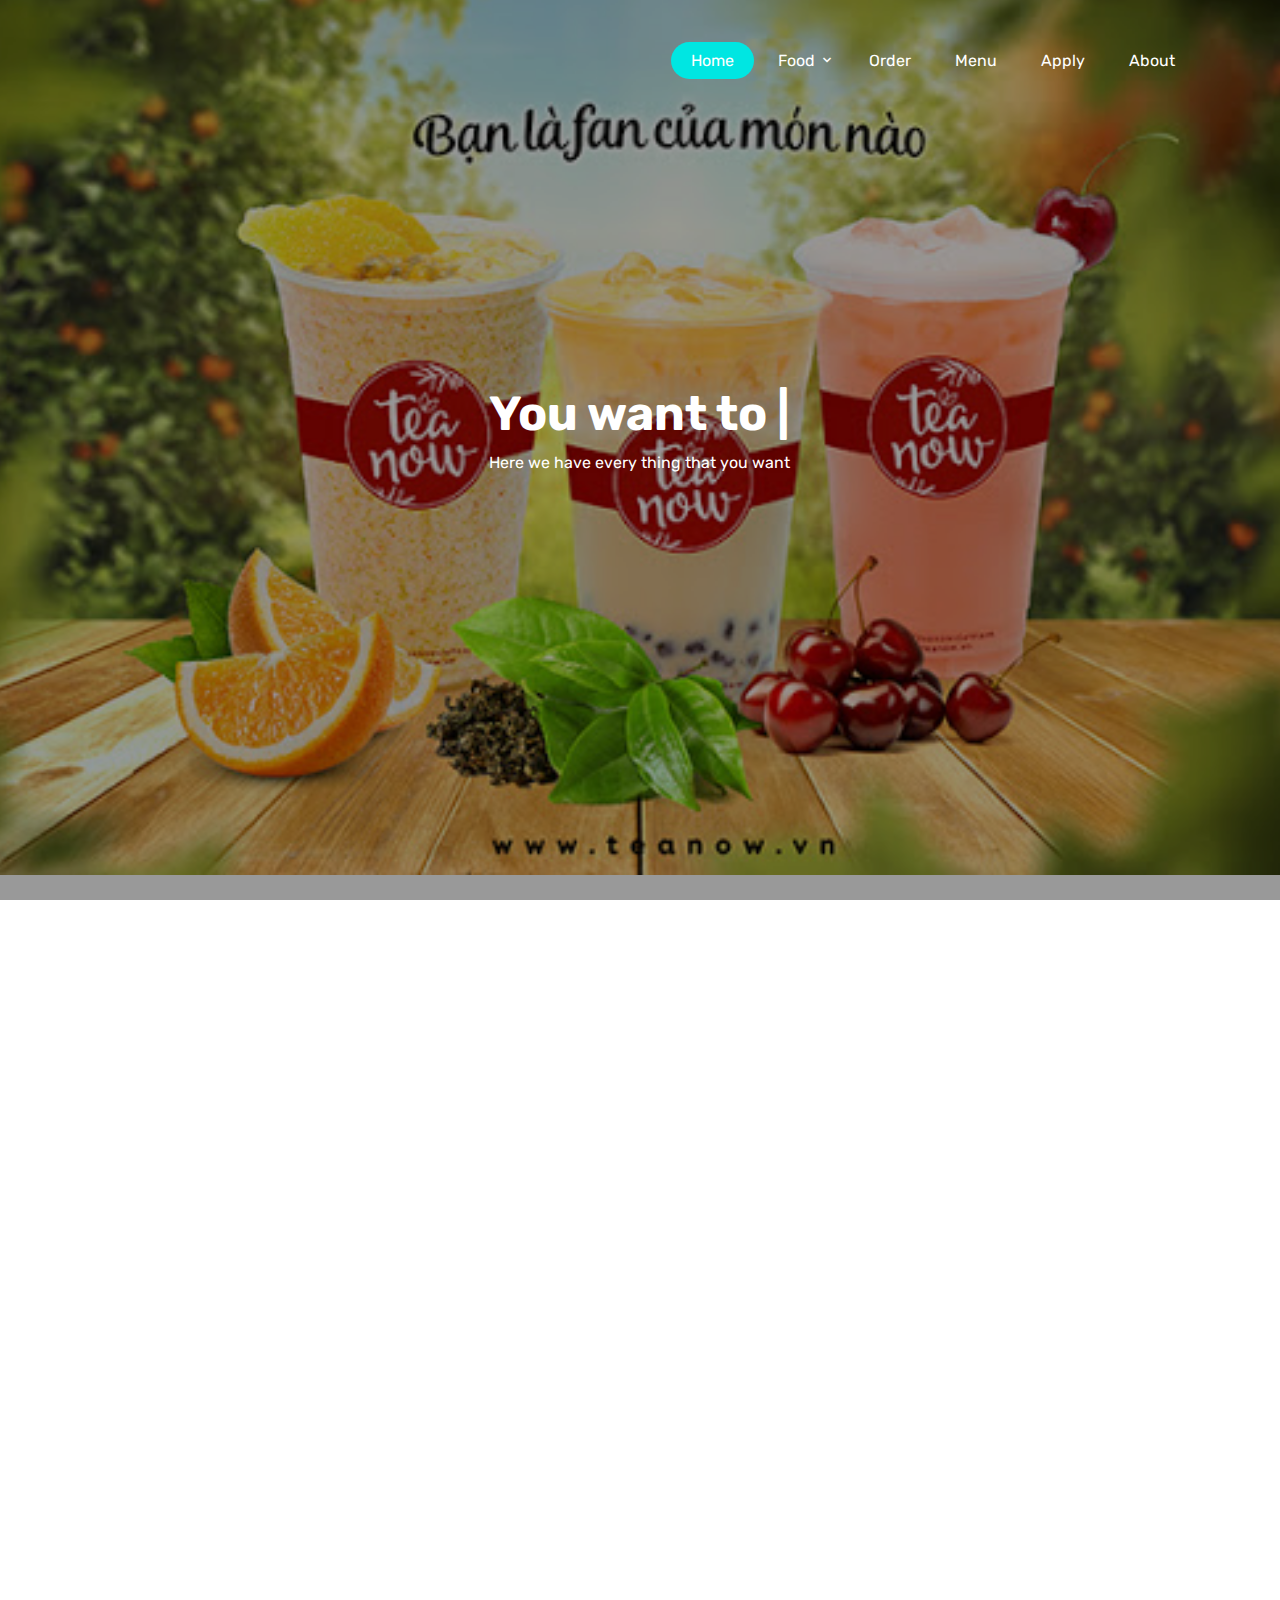
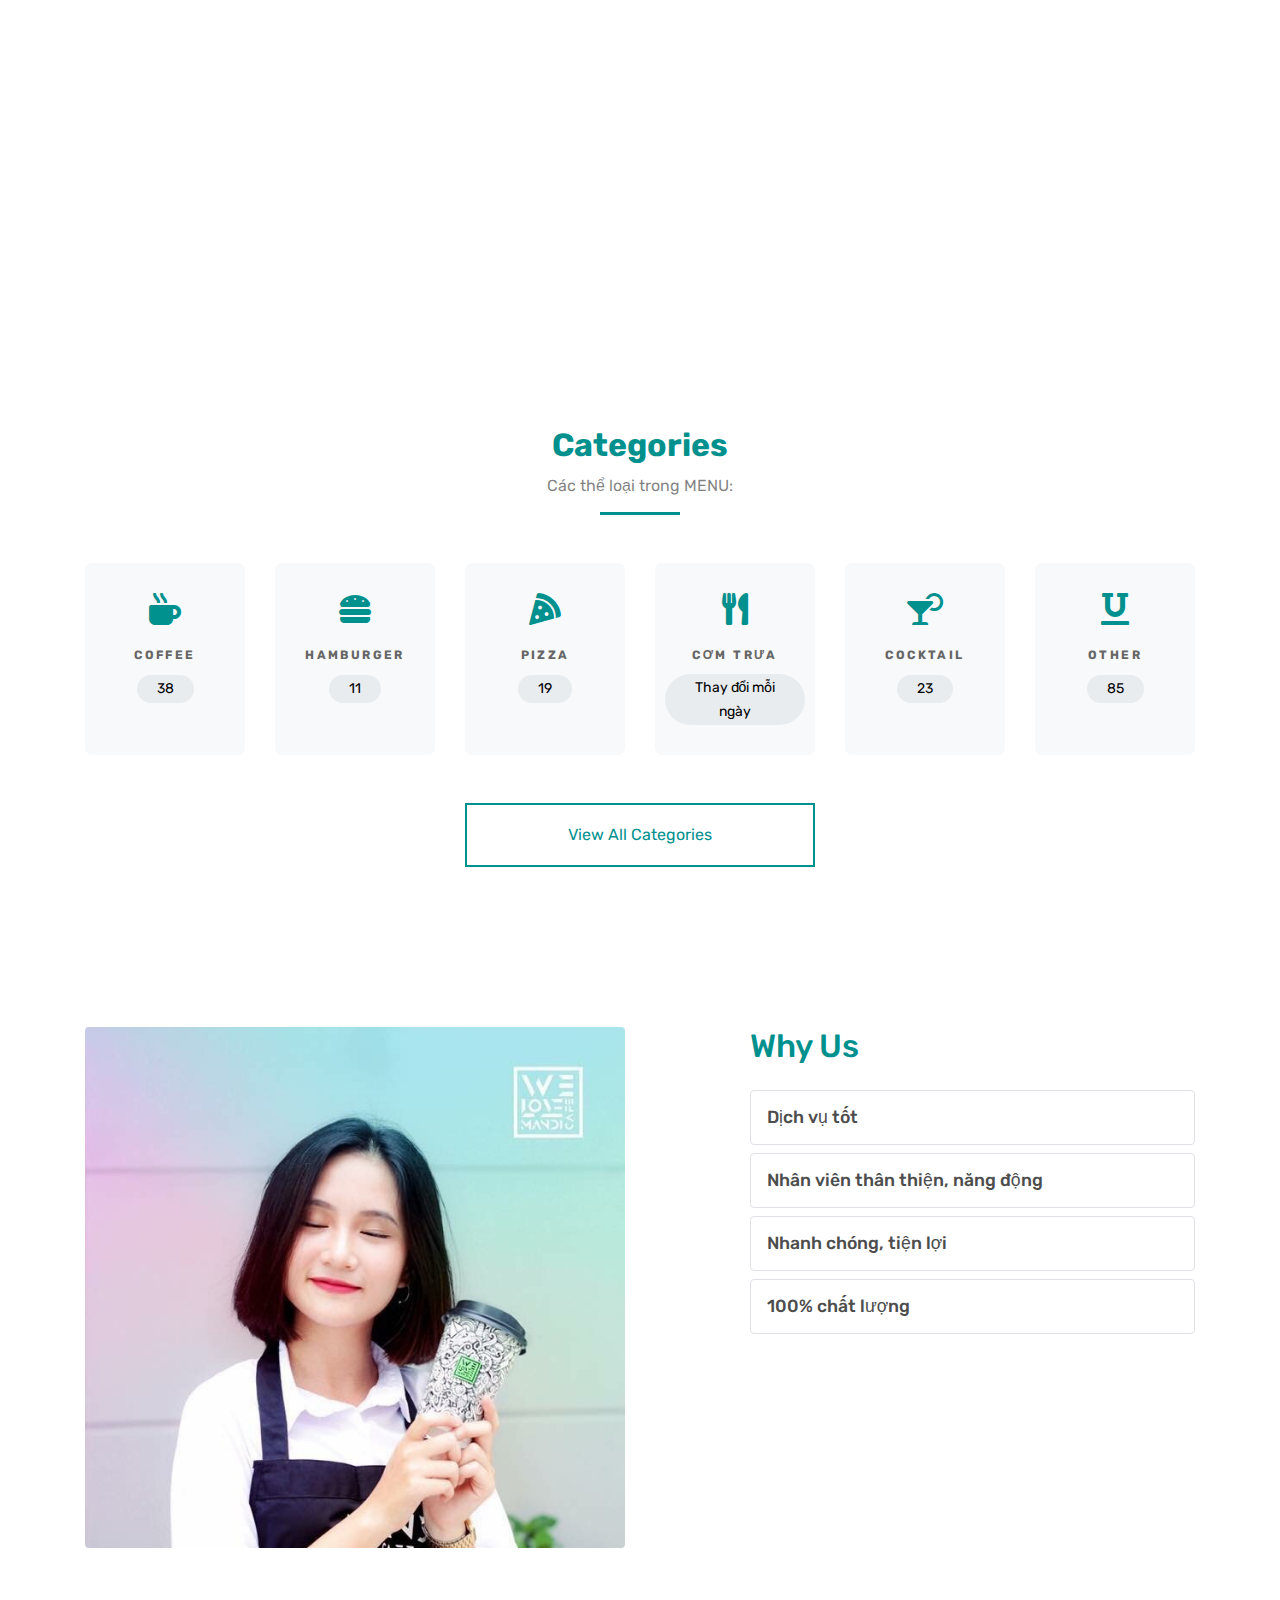
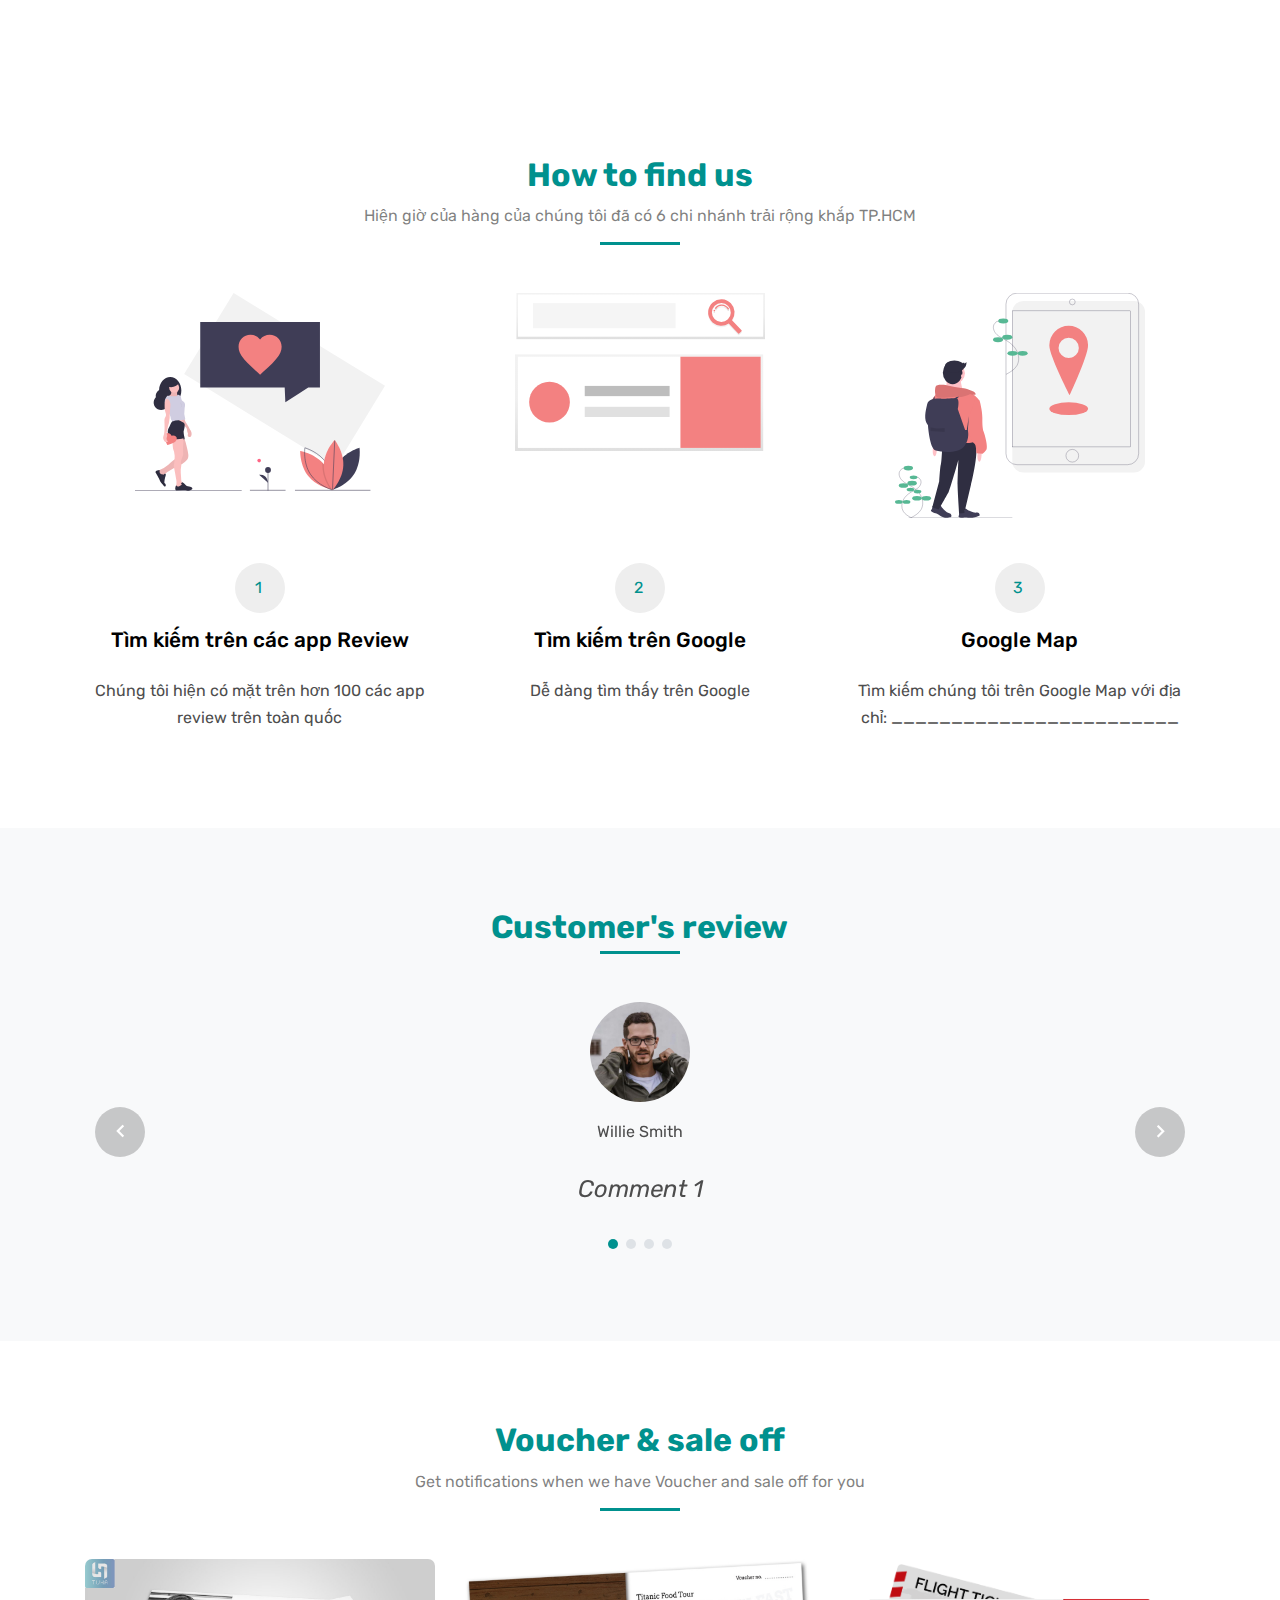
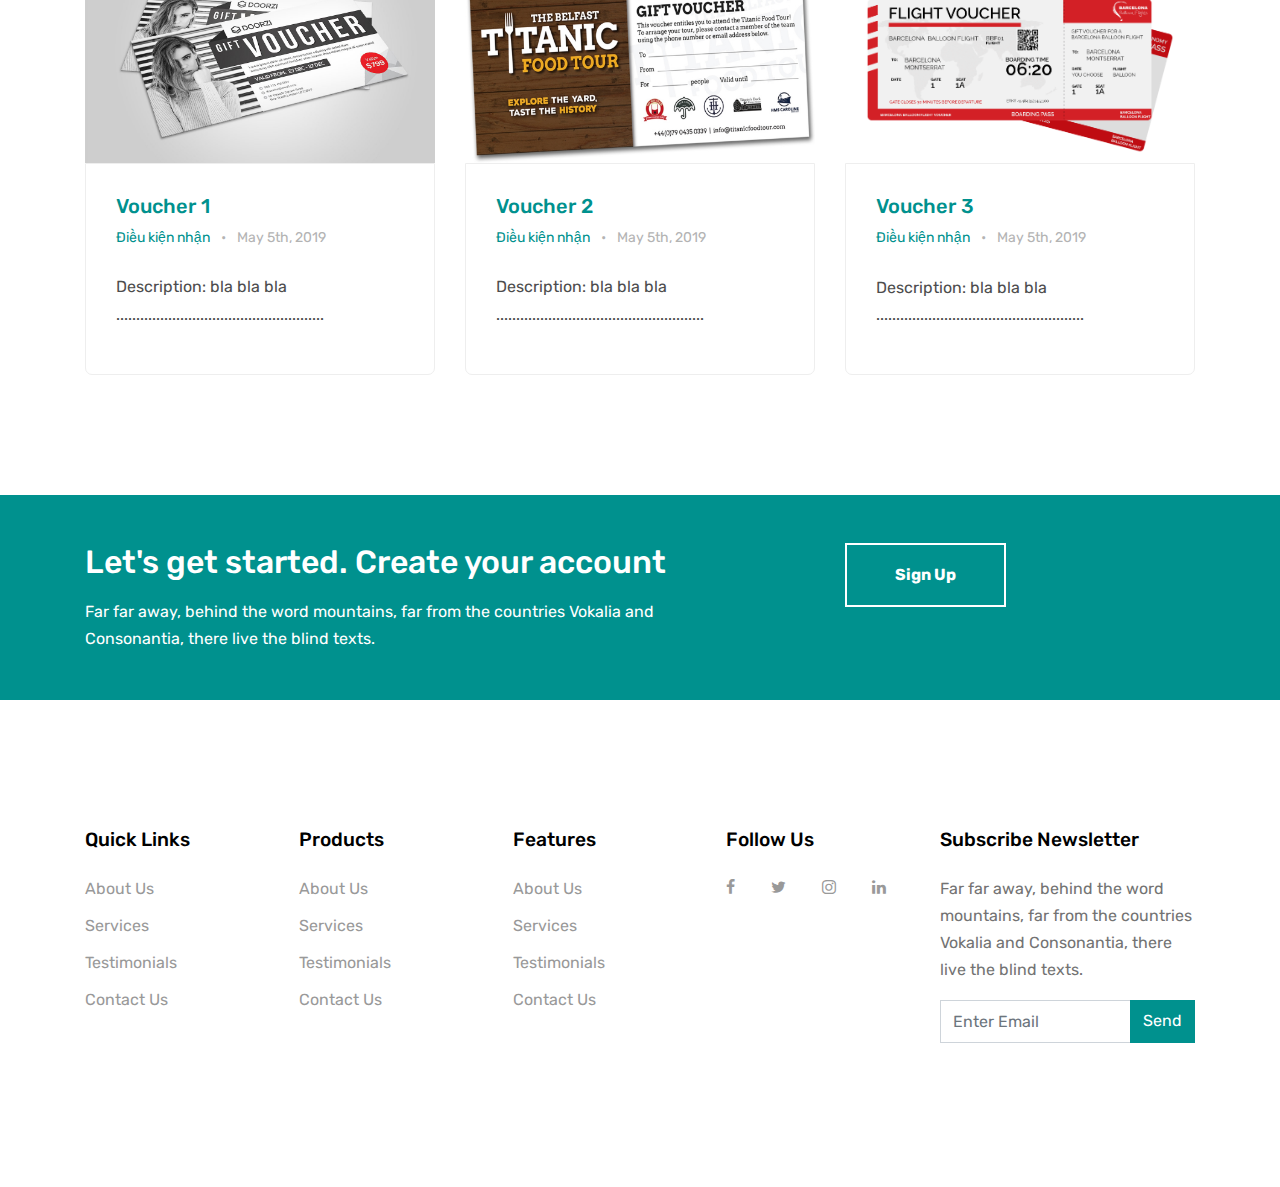
<file: index.html>
<!DOCTYPE html>
<html lang="en">

<head>
    <title>Trà Sữa</title>
    <link rel="shortcut icon" type="image/png" href="images/logo.jpg">
    <meta charset="utf-8">
    <meta name="viewport" content="width=device-width, initial-scale=1, shrink-to-fit=no">

    <link href="https://fonts.googleapis.com/css?family=Rubik:400,700" rel="stylesheet">
    <link href="https://stackpath.bootstrapcdn.com/font-awesome/4.7.0/css/font-awesome.min.css" rel="stylesheet" integrity="sha384-wvfXpqpZZVQGK6TAh5PVlGOfQNHSoD2xbE+QkPxCAFlNEevoEH3Sl0sibVcOQVnN" crossorigin="anonymous">
    <link rel="stylesheet" href="https://use.fontawesome.com/releases/v5.13.0/css/all.css">

    <link rel="stylesheet" href="fonts/icomoon/style.css">

    <link rel="stylesheet" href="css/bootstrap.min.css">
    <link rel="stylesheet" href="css/magnific-popup.css">
    <link rel="stylesheet" href="css/jquery-ui.css">
    <link rel="stylesheet" href="css/owl.carousel.min.css">
    <link rel="stylesheet" href="css/owl.theme.default.min.css">

    <link rel="stylesheet" href="css/bootstrap-datepicker.css">

    <link rel="stylesheet" href="fonts/flaticon/font/flaticon.css">

    <link rel="stylesheet" href="css/aos.css">
    <link rel="stylesheet" href="css/rangeslider.css">

    <link rel="stylesheet" href="css/style.css">

</head>

<body>

    <div class="site-wrap">

        <div class="site-mobile-menu">
            <div class="site-mobile-menu-header">
                <div class="site-mobile-menu-close mt-3">
                    <span class="icon-close2 js-menu-toggle"></span>
                </div>
            </div>
            <div class="site-mobile-menu-body"></div>
        </div>

        <header class="site-navbar" role="banner">

            <div class="container">
                <div class="row align-items-center">

                    <div class="col-11 col-xl-2">
                        <h1 class="mb-0 site-logo">
                            <!-- LOGO HERE BABEEE-->
                        </h1>
                    </div>
                    <div class="col-12 col-md-10 d-none d-xl-block">
                        <nav class="site-navigation position-relative text-right" role="navigation">

                            <ul class="site-menu js-clone-nav mr-auto d-none d-lg-block">
                                <li class="active"><a href="index.html"><span>Home</span></a></li>
                                <li class="has-children">
                                    <a href="about.html"><span>Food</span></a>
                                    <ul class="dropdown arrow-top">
                                        <li><a href="#">Noodle</a></li>
                                        <li><a href="#">Burger</a></li>
                                        <li><a href="#">Tempura</a></li>
                                        <li class="has-children">
                                            <a href="#">Drink</a>
                                            <ul class="dropdown">
                                                <li><a href="#">Tea</a></li>
                                                <li><a href="#">Milk</a></li>
                                                <li><a href="#">Coffee</a></li>
                                                <li><a href="#">Trà sữa :))</a></li>
                                            </ul>
                                        </li>
                                    </ul>
                                </li>
                                <li><a href="listings.html"><span>Order</span></a></li>
                                <li><a href="about.html"><span>Menu</span></a></li>
                                <li><a href="blog.html"><span>Apply</span></a></li>
                                <li><a href="contact.html"><span>About</span></a></li>
                            </ul>
                        </nav>
                    </div>


                    <div class="d-inline-block d-xl-none ml-md-0 mr-auto py-3" style="position: relative; top: 3px;"><a href="#" class="site-menu-toggle js-menu-toggle text-white"><span class="icon-menu h3"></span></a></div>

                </div>

            </div>
    </div>

    </header>



    <div class="site-blocks-cover overlay" style="background-image: url(images/bg_3.jpg);" data-aos="fade" data-stellar-background-ratio="0.5">
        <div class="container">
            <div class="row align-items-center justify-content-center text-center">

                <div class="col-md-10">


                    <div class="row justify-content-center mb-4">
                        <div class="col-md-10 text-center">
                            <h1 data-aos="fade-up">You want to <span class="typed-words"></span></h1>
                            <p data-aos="fade-up" class=" w-75 mx-auto">Here we have every thing that you want
                                <p>
                        </div>
                    </div>
                    <!--
                      Search Bả
                    <div class="form-search-wrap p-2" data-aos="fade-up" data-aos-delay="200">
                        <form method="post">
                            <div class="row align-items-center">
                                <div class="col-lg-12 col-xl-4 no-sm-border border-right">
                                    <input type="text" class="form-control" placeholder="What are you looking for?">
                                </div>
                                <div class="col-lg-12 col-xl-3 no-sm-border border-right">
                                    <div class="wrap-icon">
                                        <span class="icon icon-room"></span>
                                        <input type="text" class="form-control" placeholder="Location">
                                    </div>

                                </div>
                                <div class="col-lg-12 col-xl-3">
                                    <div class="select-wrap">
                                        <span class="icon"><span class="icon-keyboard_arrow_down"></span></span>
                                        <select class="form-control" name="" id="">
                        <option value="">All Categories</option>
                        <option value="">Hotels</option>
                        <option value="">Restaurant</option>
                        <option value="">Eat &amp; Drink</option>
                        <option value="">Events</option>
                        <option value="">Fitness</option>
                        <option value="">Others</option>
                      </select>
                                    </div>
                                </div>
                                <div class="col-lg-12 col-xl-2 ml-auto text-right">
                                    <input type="submit" class="btn text-white btn-primary" value="Search">
                                </div>

                            </div>
                        </form>
                    </div>
                    -->


                </div>
            </div>
        </div>
    </div>





    <div class="site-section" data-aos="fade">
        <div class="container">
            <div class="row justify-content-center mb-5">
                <div class="col-md-7 text-center border-primary">
                    <h2 class="font-weight-light text-primary">Most Ordered</h2>
                    <p class="color-black-opacity-5">Tổng hợp những món trong top bets selling của quán trong tháng vừa qua</p>
                </div>
            </div>

            <div class="row">
                <div class="col-md-6 mb-4 mb-lg-4 col-lg-4">

                    <div class="listing-item">
                        <div class="listing-image">
                            <img src="images/img_1.png" alt="Free Website Template by Free-Template.co" class="img-fluid">
                        </div>
                        <div class="listing-item-content">
                            <a href="item_single.html" class="bookmark" data-toggle="tooltip" data-placement="left" title="Bookmark"><span class="icon-heart"></span></a>
                            <a class="px-3 mb-3 category" href="#">Trà</a>
                            <h2 class="mb-1"><a href="item_single.html">Trà Cúc Lê</a></h2>
                            <span class="address">55.000 đ</span>
                        </div>
                    </div>

                </div>
                <div class="col-md-6 mb-4 mb-lg-4 col-lg-4">

                    <div class="listing-item">
                        <div class="listing-image">
                            <img src="images/img_2.png" alt="Free Website Template by Free-Template.co" class="img-fluid">
                        </div>
                        <div class="listing-item-content">
                            <a href="item_single.html" class="bookmark"><span class="icon-heart"></span></a>
                            <a class="px-3 mb-3 category" href="#">Sữa chua</a>
                            <h2 class="mb-1"><a href="item_single.html">Sữa chua Phúc Bồn Tử Đác Cam</a></h2>
                            <span class="address">65.000 đ</span>
                        </div>
                    </div>

                </div>
                <div class="col-md-6 mb-4 mb-lg-4 col-lg-4">

                    <div class="listing-item">
                        <div class="listing-image">
                            <img src="images/img_3.png" alt="Free Website Template by Free-Template.co" class="img-fluid">
                        </div>
                        <div class="listing-item-content">
                            <a href="item_single.html" class="bookmark"><span class="icon-heart"></span></a>
                            <a class="px-3 mb-3 category" href="#">Sữa chua</a>
                            <h2 class="mb-1"><a href="item_single.html">Sữa chua Xoài Đác Cam</a></h2>
                            <span class="address">65.000 đ</span>
                        </div>
                    </div>

                </div>

                <div class="col-md-6 mb-4 mb-lg-4 col-lg-4">

                    <div class="listing-item">
                        <div class="listing-image">
                            <img src="images/img_4.png" alt="Free Website Template by Free-Template.co" class="img-fluid">
                        </div>
                        <div class="listing-item-content">
                            <a href="item_single.html" class="bookmark" data-toggle="tooltip" data-placement="left" title="Bookmark"><span class="icon-heart"></span></a>
                            <a class="px-3 mb-3 category" href="#">Trà</a>
                            <h2 class="mb-1"><a href="item_single.html">Trà Lài ủ lạnh</a></h2>
                            <span class="address">30.000 đ</span>
                        </div>
                    </div>

                </div>
                <div class="col-md-6 mb-4 mb-lg-4 col-lg-4">

                    <div class="listing-item">
                        <div class="listing-image">
                            <img src="images/img_5.png" alt="Free Website Template by Free-Template.co" class="img-fluid">
                        </div>
                        <div class="listing-item-content">
                            <a href="item_single.html" class="bookmark"><span class="icon-heart"></span></a>
                            <a class="px-3 mb-3 category" href="#">Trà sữa</a>
                            <h2 class="mb-1"><a href="item_single.html">Trà sữa truyền thống</a></h2>
                            <span class="address">40.000 đ</span>
                        </div>
                    </div>

                </div>
                <div class="col-md-6 mb-4 mb-lg-4 col-lg-4">

                    <div class="listing-item">
                        <div class="listing-image">
                            <img src="images/img_6.png" alt="Free Website Template by Free-Template.co" class="img-fluid">
                        </div>
                        <div class="listing-item-content">
                            <a href="item_single.html" class="bookmark"><span class="icon-heart"></span></a>
                            <a class="px-3 mb-3 category" href="#">Cocktail</a>
                            <h2 class="mb-1"><a href="item_single.html">Cocktail Special</a></h2>
                            <span class="address">52.000 đ</span>
                        </div>
                    </div>

                </div>
            </div>
        </div>
    </div>


    <div class="site-section">
        <div class="container">
            <div class="row justify-content-center mb-5">
                <div class="col-md-7 text-center border-primary">
                    <h2 class="font-weight-light text-primary">Categories</h2>
                    <p class="color-black-opacity-5">Các thể loại trong MENU:</p>
                </div>
            </div>

            <div class="row align-items-stretch">
                <div class="col-6 col-sm-6 col-md-4 mb-4 mb-lg-0 col-lg-2">
                    <a href="#" class="popular-category h-100">
                        <span class="icon mb-3"><i class="fas fa-mug-hot"></i></span>
                        <span class="caption mb-2 d-block">Coffee</span>
                        <span class="number">38</span>
                    </a>
                </div>
                <div class="col-6 col-sm-6 col-md-4 mb-4 mb-lg-0 col-lg-2">
                    <a href="#" class="popular-category h-100">
                        <span class="icon mb-3"><i class="fas fa-hamburger"></i></span>
                        <span class="caption mb-2 d-block">Hamburger</span>
                        <span class="number">11</span>
                    </a>
                </div>
                <div class="col-6 col-sm-6 col-md-4 mb-4 mb-lg-0 col-lg-2">
                    <a href="#" class="popular-category h-100">
                        <span class="icon mb-3"><i class="fas fa-pizza-slice"></i></span>
                        <span class="caption mb-2 d-block">Pizza</span>
                        <span class="number">19</span>
                    </a>
                </div>
                <div class="col-6 col-sm-6 col-md-4 mb-4 mb-lg-0 col-lg-2">
                    <a href="#" class="popular-category h-100">
                        <span class="icon mb-3"><i class="fas fa-utensils"></i></span>
                        <span class="caption mb-2 d-block">Cơm trưa</span>
                        <span class="number">Thay đổi mỗi ngày</span>
                    </a>
                </div>
                <div class="col-6 col-sm-6 col-md-4 mb-4 mb-lg-0 col-lg-2">
                    <a href="#" class="popular-category h-100">
                        <span class="icon mb-3"><i class="fas fa-cocktail"></i></span>
                        <span class="caption mb-2 d-block">Cocktail</span>
                        <span class="number">23</span>
                    </a>
                </div>
                <div class="col-6 col-sm-6 col-md-4 mb-4 mb-lg-0 col-lg-2">
                    <a href="#" class="popular-category h-100">
                        <span class="icon mb-3"><i class="fas fa-underline"></i></span>
                        <span class="caption mb-2 d-block">Other</span>
                        <span class="number">85</span>
                    </a>
                </div>
            </div>

            <div class="row mt-5 justify-content-center tex-center">
                <div class="col-md-4"><a href="#" class="btn btn-block btn-outline-primary btn-md px-5">View All Categories</a></div>
            </div>
        </div>
    </div>


    <div class="site-section">
        <div class="container">
            <div class="row">
                <div class="col-md-6 mb-5">
                    <img src="images/nv_1.jpg" alt="Free Website Template by Free-Template.co" class="img-fluid rounded">
                </div>
                <div class="col-md-5 ml-auto">
                    <h2 class="text-primary mb-3">Why Us</h2>
                    <div class="row mt-4">
                        <div class="col-12">
                            <div class="border p-3 rounded mb-2">
                                <a data-toggle="collapse" href="#collapse-1" role="button" aria-expanded="false" aria-controls="collapse-1" class="accordion-item h5 d-block mb-0">Dịch vụ tốt</a>

                                <div class="collapse" id="collapse-1">
                                    <div class="pt-2">
                                        <p class="mb-0">Bla bla bla</p>
                                    </div>
                                </div>
                            </div>

                            <div class="border p-3 rounded mb-2">
                                <a data-toggle="collapse" href="#collapse-4" role="button" aria-expanded="false" aria-controls="collapse-4" class="accordion-item h5 d-block mb-0">Nhân viên thân thiện, năng động</a>

                                <div class="collapse" id="collapse-4">
                                    <div class="pt-2">
                                        <p class="mb-0">Rất là bla bla bla</p>
                                    </div>
                                </div>
                            </div>

                            <div class="border p-3 rounded mb-2">
                                <a data-toggle="collapse" href="#collapse-2" role="button" aria-expanded="false" aria-controls="collapse-2" class="accordion-item h5 d-block mb-0">Nhanh chóng, tiện lợi</a>

                                <div class="collapse" id="collapse-2">
                                    <div class="pt-2">
                                        <p class="mb-0">Cực kì bla bla bla
                                        </p>
                                    </div>
                                </div>
                            </div>

                            <div class="border p-3 rounded mb-2">
                                <a data-toggle="collapse" href="#collapse-3" role="button" aria-expanded="false" aria-controls="collapse-3" class="accordion-item h5 d-block mb-0">100% chất lượng</a>

                                <div class="collapse" id="collapse-3">
                                    <div class="pt-2">
                                        <p class="mb-0">Cái bla bla bla cuối</p>
                                    </div>
                                </div>
                            </div>
                        </div>

                    </div>
                </div>
            </div>
        </div>
    </div>

    <div class="site-section">
        <div class="container">
            <div class="row justify-content-center mb-5">
                <div class="col-md-7 text-center border-primary">
                    <h2 class="font-weight-light text-primary">How to find us</h2>
                    <p class="color-black-opacity-5">Hiện giờ của hàng của chúng tôi đã có 6 chi nhánh trải rộng khắp TP.HCM </p>
                </div>
            </div>

            <div class="row">
                <div class="col-md-6 mb-4 mb-lg-0 col-lg-4">
                    <div class="how-it-work-step">
                        <div class="img-wrap">
                            <img src="images/step-1.svg" alt="Free website template by Free-Template.co" class="img-fluid">
                        </div>
                        <span class="number">1</span>
                        <h3>Tìm kiếm trên các app Review</h3>
                        <p>Chúng tôi hiện có mặt trên hơn 100 các app review trên toàn quốc</p>
                    </div>
                </div>
                <div class="col-md-6 mb-4 mb-lg-0 col-lg-4">
                    <div class="how-it-work-step">
                        <div class="img-wrap">
                            <img src="images/step-2.svg" alt="Free website template by Free-Template.co" class="img-fluid">
                        </div>
                        <span class="number">2</span>
                        <h3>Tìm kiếm trên Google</h3>
                        <p>Dễ dàng tìm thấy trên Google</p>
                    </div>
                </div>
                <div class="col-md-6 mb-4 mb-lg-0 col-lg-4">
                    <div class="how-it-work-step">
                        <div class="img-wrap">
                            <img src="images/step-3.svg" alt="Free website template by Free-Template.co" class="img-fluid">
                        </div>
                        <span class="number">3</span>
                        <h3>Google Map</h3>
                        <p>Tìm kiếm chúng tôi trên Google Map với địa chỉ: ________________________</p>
                    </div>
                </div>
            </div>
        </div>
    </div>

    <div class="site-section bg-light">
        <div class="container">

            <div class="row justify-content-center mb-5">
                <div class="col-md-7 text-center border-primary">
                    <h2 class="font-weight-light text-primary">Customer's review</h2>
                </div>
            </div>

            <div class="slide-one-item home-slider owl-carousel">
                <div>
                    <div class="testimonial">
                        <figure class="mb-4">
                            <img src="images/person_3_sq.jpg" alt="Free Website Template by Free-Template.co" class="img-fluid mb-3">
                            <p>Willie Smith</p>
                        </figure>
                        <blockquote>
                            <p>Comment 1</p>
                        </blockquote>
                    </div>
                </div>
                <div>
                    <div class="testimonial">
                        <figure class="mb-4">
                            <img src="images/person_2_sq.jpg" alt="Free Website Template by Free-Template.co" class="img-fluid mb-3">
                            <p>Robert Jones</p>
                        </figure>
                        <blockquote>
                            <p>Comment 2</p>
                        </blockquote>
                    </div>
                </div>

                <div>
                    <div class="testimonial">
                        <figure class="mb-4">
                            <img src="images/person_4_sq.jpg" alt="Free Website Template by Free-Template.co" class="img-fluid mb-3">
                            <p>Peter Richmond</p>
                        </figure>
                        <blockquote>
                            <p>Comment 3</p>
                        </blockquote>
                    </div>
                </div>

                <div>
                    <div class="testimonial">
                        <figure class="mb-4">
                            <img src="images/person_5_sq.jpg" alt="Free Website Template by Free-Template.co" class="img-fluid mb-3">
                            <p>Bruce Rogers</p>
                        </figure>
                        <blockquote>
                            <p>Comment 4</p>
                        </blockquote>
                    </div>
                </div>

            </div>
        </div>
    </div>



    <div class="site-section">
        <div class="container">
            <div class="row justify-content-center mb-5">
                <div class="col-md-7 text-center border-primary">
                    <h2 class="font-weight-light text-primary">Voucher &amp; sale off</h2>
                    <p class="color-black-opacity-5">Get notifications when we have Voucher and sale off for you</p>
                </div>
            </div>
            <div class="row mb-3 align-items-stretch">
                <div class="col-md-6 col-lg-4 mb-4 mb-lg-4">
                    <div class="h-entry">
                        <img src="images/vc_1.jpg" alt="Free Website Template by Free-Template.co" class="img-fluid">
                        <div class="h-entry-inner">
                            <h2 class="font-size-regular"><a href="#">Voucher 1 </a></h2>
                            <div class="meta mb-4"> <a href="#">Điều kiện nhận</a> <span class="mx-2">&bullet;</span> May 5th, 2019</div>
                            <p> Description: bla bla bla .................................................... </p>
                        </div>
                    </div>
                </div>
                <div class="col-md-6 col-lg-4 mb-4 mb-lg-4">
                    <div class="h-entry">
                        <img src="images/vc_2.jpg" alt="Free Website Template by Free-Template.co" class="img-fluid">
                        <div class="h-entry-inner">
                            <h2 class="font-size-regular"><a href="#">Voucher 2</a></h2>
                            <div class="meta mb-4"> <a href="#">Điều kiện nhận</a> <span class="mx-2">&bullet;</span> May 5th, 2019</div>
                            <p> Description: bla bla bla .................................................... </p>
                        </div>
                    </div>
                </div>
                <div class="col-md-6 col-lg-4 mb-4 mb-lg-4">
                    <div class="h-entry">
                        <img src="images/vc_3.png" alt="Free Website Template by Free-Template.co" class="img-fluid">
                        <div class="h-entry-inner">
                            <h2 class="font-size-regular"><a href="#">Voucher 3</a></h2>
                            <div class="meta mb-4"><a href="#">Điều kiện nhận</a> <span class="mx-2">&bullet;</span> May 5th, 2019</div>
                            <p> Description: bla bla bla .................................................... </p>
                        </div>
                    </div>
                </div>
            </div>
        </div>
    </div>


    <div class="py-5 bg-primary">
        <div class="container">
            <div class="row">
                <div class="col-lg-7 mr-auto mb-4 mb-lg-0">
                    <h2 class="mb-3 mt-0 text-white">Let's get started. Create your account</h2>
                    <p class="mb-0 text-white">Far far away, behind the word mountains, far from the countries Vokalia and Consonantia, there live the blind texts.</p>
                </div>
                <div class="col-lg-4">
                    <p class="mb-0"><a href="signup.html" class="btn btn-outline-white text-white btn-md px-5 font-weight-bold btn-md-block">Sign Up</a></p>
                </div>
            </div>
        </div>
    </div>

    <footer class="site-footer">
        <div class="container">
            <div class="row">
                <div class="col-md-9">
                    <div class="row">
                        <div class="col-md-6 mb-5 mb-lg-0 col-lg-3">
                            <h2 class="footer-heading mb-4">Quick Links</h2>
                            <ul class="list-unstyled">
                                <li><a href="#">About Us</a></li>
                                <li><a href="#">Services</a></li>
                                <li><a href="#">Testimonials</a></li>
                                <li><a href="#">Contact Us</a></li>
                            </ul>
                        </div>
                        <div class="col-md-6 mb-5 mb-lg-0 col-lg-3">
                            <h2 class="footer-heading mb-4">Products</h2>
                            <ul class="list-unstyled">
                                <li><a href="#">About Us</a></li>
                                <li><a href="#">Services</a></li>
                                <li><a href="#">Testimonials</a></li>
                                <li><a href="#">Contact Us</a></li>
                            </ul>
                        </div>
                        <div class="col-md-6 mb-5 mb-lg-0 col-lg-3">
                            <h2 class="footer-heading mb-4">Features</h2>
                            <ul class="list-unstyled">
                                <li><a href="#">About Us</a></li>
                                <li><a href="#">Services</a></li>
                                <li><a href="#">Testimonials</a></li>
                                <li><a href="#">Contact Us</a></li>
                            </ul>
                        </div>
                        <div class="col-md-6 mb-5 mb-lg-0 col-lg-3">
                            <h2 class="footer-heading mb-4">Follow Us</h2>
                            <a href="#" class="pl-0 pr-3"><span class="icon-facebook"></span></a>
                            <a href="#" class="pl-3 pr-3"><span class="icon-twitter"></span></a>
                            <a href="#" class="pl-3 pr-3"><span class="icon-instagram"></span></a>
                            <a href="#" class="pl-3 pr-3"><span class="icon-linkedin"></span></a>
                        </div>
                    </div>
                </div>
                <div class="col-lg-3">
                    <h2 class="footer-heading mb-4">Subscribe Newsletter</h2>
                    <p>Far far away, behind the word mountains, far from the countries Vokalia and Consonantia, there live the blind texts.</p>
                    <form action="#" method="post">
                        <div class="input-group mb-3">
                            <input type="text" class="form-control bg-transparent" placeholder="Enter Email" aria-label="Enter Email" aria-describedby="button-addon2">
                            <div class="input-group-append">
                                <button class="btn btn-primary text-white" type="button" id="button-addon2">Send</button>
                            </div>
                        </div>
                    </form>
                </div>
            </div>
        </div>
    </footer>
    </div>

    <script src="js/jquery-3.3.1.min.js"></script>
    <script src="js/jquery-migrate-3.0.1.min.js"></script>
    <script src="js/jquery-ui.js"></script>
    <script src="js/popper.min.js"></script>
    <script src="js/bootstrap.min.js"></script>
    <script src="js/owl.carousel.min.js"></script>
    <script src="js/jquery.stellar.min.js"></script>
    <script src="js/jquery.countdown.min.js"></script>
    <script src="js/jquery.magnific-popup.min.js"></script>
    <script src="js/bootstrap-datepicker.min.js"></script>
    <script src="js/aos.js"></script>
    <script src="js/rangeslider.min.js"></script>


    <script src="js/typed.js"></script>
    <script>
        var typed = new Typed('.typed-words', {
            strings: ["order drink??", " check in??", " take a photo??"],
            typeSpeed: 80,
            backSpeed: 80,
            backDelay: 4000,
            startDelay: 1000,
            loop: true,
            showCursor: true
        });
    </script>

    <script src="js/main.js"></script>


</body>

</html>
</file>
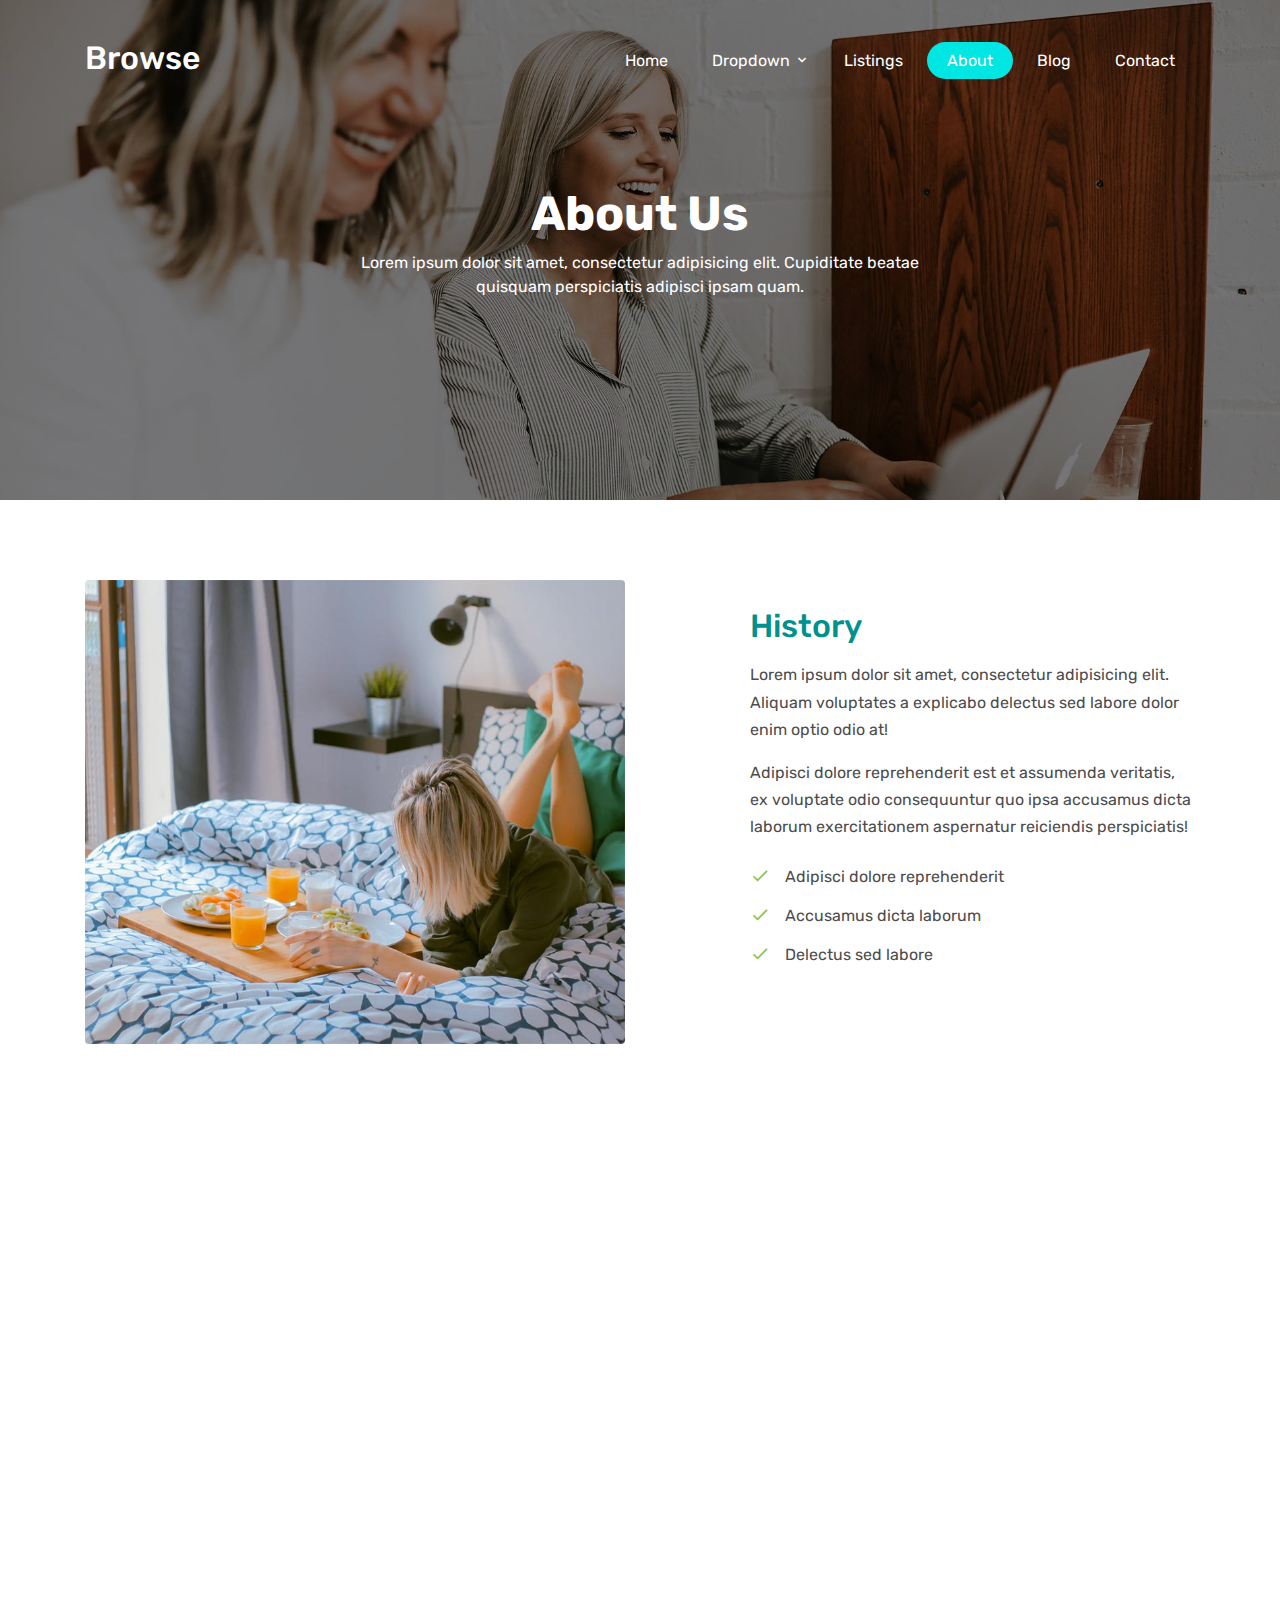
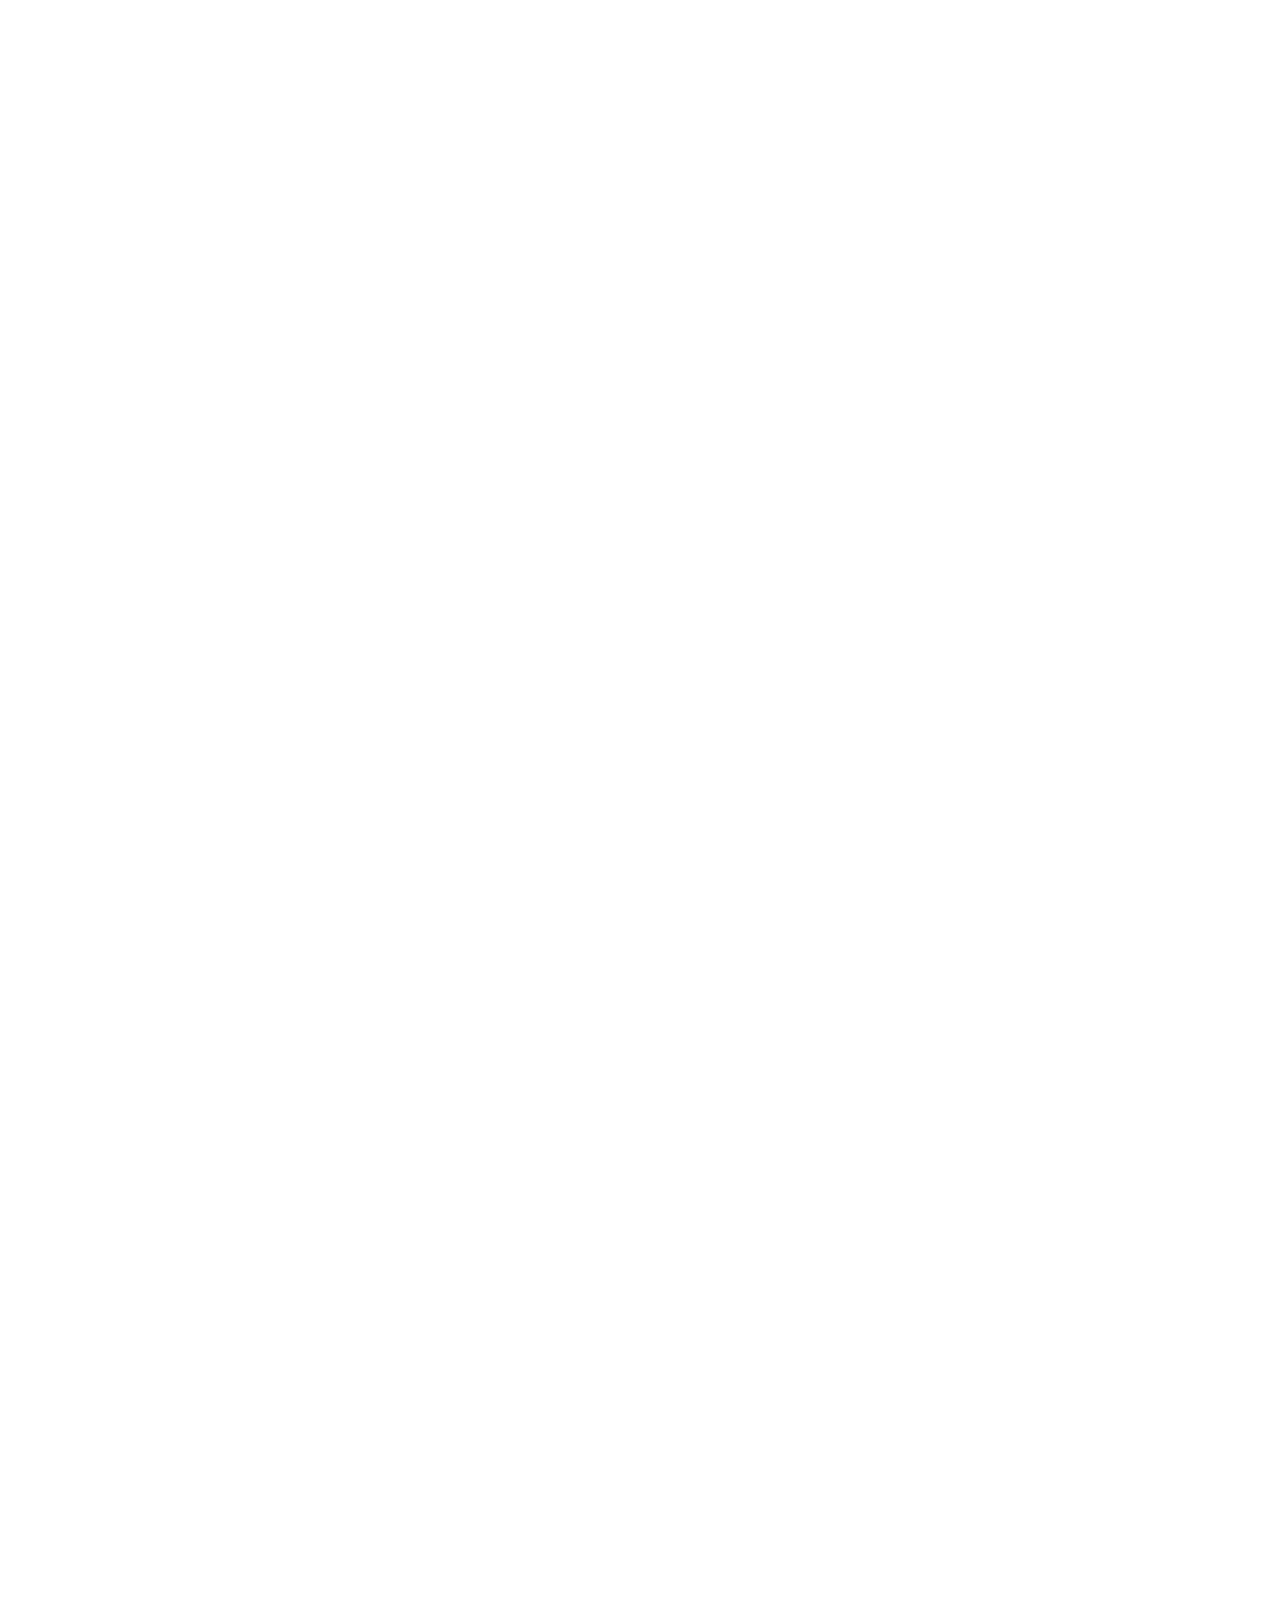
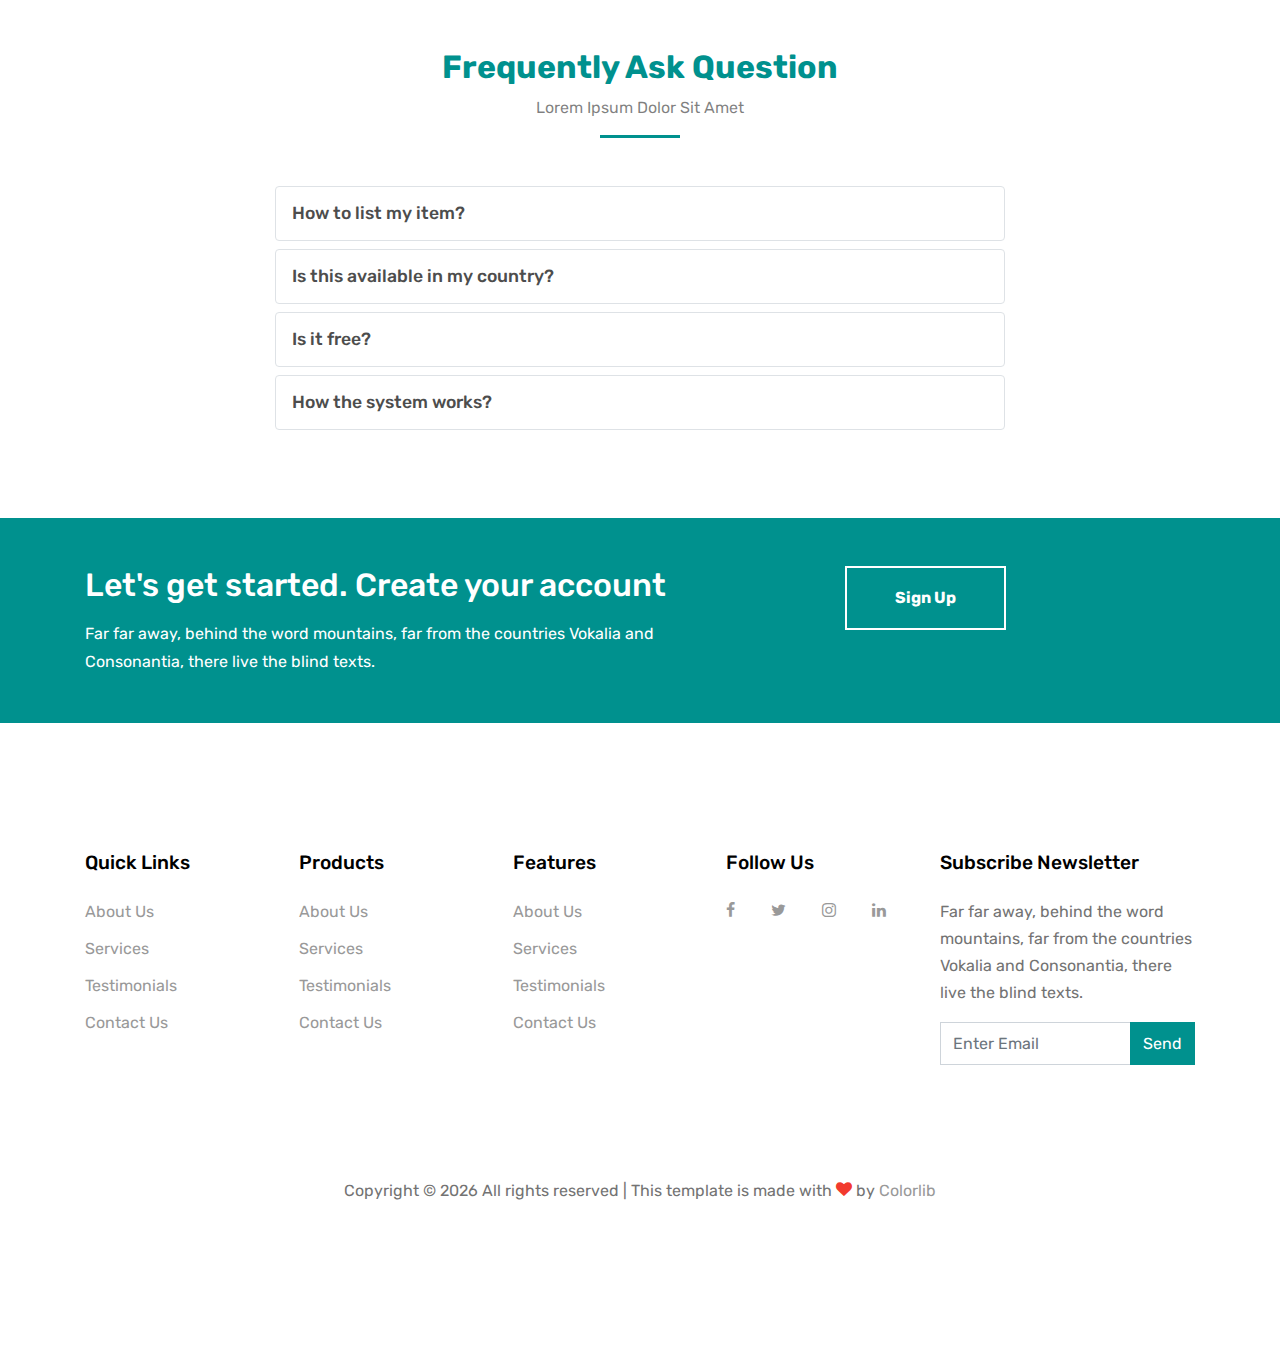
<file: about.html>
<!DOCTYPE html>
<html lang="en">

<head>
    <title>Trà Sữa</title>
    <link rel="shortcut icon" type="image/png" href="images/logo.jpg">
    <meta charset="utf-8">
    <meta name="viewport" content="width=device-width, initial-scale=1, shrink-to-fit=no">

    <link href="https://fonts.googleapis.com/css?family=Rubik:400,700" rel="stylesheet">

    <link rel="stylesheet" href="fonts/icomoon/style.css">

    <link rel="stylesheet" href="css/bootstrap.min.css">
    <link rel="stylesheet" href="css/magnific-popup.css">
    <link rel="stylesheet" href="css/jquery-ui.css">
    <link rel="stylesheet" href="css/owl.carousel.min.css">
    <link rel="stylesheet" href="css/owl.theme.default.min.css">

    <link rel="stylesheet" href="css/bootstrap-datepicker.css">

    <link rel="stylesheet" href="fonts/flaticon/font/flaticon.css">

    <link rel="stylesheet" href="css/aos.css">
    <link rel="stylesheet" href="css/rangeslider.css">

    <link rel="stylesheet" href="css/style.css">

</head>

<body>

    <div class="site-wrap">

        <div class="site-mobile-menu">
            <div class="site-mobile-menu-header">
                <div class="site-mobile-menu-close mt-3">
                    <span class="icon-close2 js-menu-toggle"></span>
                </div>
            </div>
            <div class="site-mobile-menu-body"></div>
        </div>

        <header class="site-navbar" role="banner">

            <div class="container">
                <div class="row align-items-center">

                    <div class="col-11 col-xl-2">
                        <h1 class="mb-0 site-logo"><a href="index.html" class="text-white h2 mb-0">Browse</a></h1>
                    </div>
                    <div class="col-12 col-md-10 d-none d-xl-block">
                        <nav class="site-navigation position-relative text-right" role="navigation">

                            <ul class="site-menu js-clone-nav mr-auto d-none d-lg-block">
                                <li><a href="index.html"><span>Home</span></a></li>
                                <li class="has-children">
                                    <a href="about.html"><span>Dropdown</span></a>
                                    <ul class="dropdown arrow-top">
                                        <li><a href="#">Menu One</a></li>
                                        <li><a href="#">Menu Two</a></li>
                                        <li><a href="#">Menu Three</a></li>
                                        <li class="has-children">
                                            <a href="#">Dropdown</a>
                                            <ul class="dropdown">
                                                <li><a href="#">Menu One</a></li>
                                                <li><a href="#">Menu Two</a></li>
                                                <li><a href="#">Menu Three</a></li>
                                                <li><a href="#">Menu Four</a></li>
                                            </ul>
                                        </li>
                                    </ul>
                                </li>
                                <li><a href="listings.html"><span>Listings</span></a></li>
                                <li class="active"><a href="about.html"><span>About</span></a></li>
                                <li><a href="blog.html"><span>Blog</span></a></li>
                                <li><a href="contact.html"><span>Contact</span></a></li>
                            </ul>
                        </nav>
                    </div>


                    <div class="d-inline-block d-xl-none ml-md-0 mr-auto py-3" style="position: relative; top: 3px;"><a href="#" class="site-menu-toggle js-menu-toggle text-white"><span class="icon-menu h3"></span></a></div>

                </div>

            </div>
    </div>

    </header>



    <div class="site-blocks-cover inner-page-cover overlay" style="background-image: url(images/hero_1.jpg);" data-aos="fade" data-stellar-background-ratio="0.5">
        <div class="container">
            <div class="row align-items-center justify-content-center text-center">

                <div class="col-md-10" data-aos="fade-up" data-aos-delay="400">


                    <div class="row justify-content-center">
                        <div class="col-md-8 text-center">
                            <h1>About Us</h1>
                            <p data-aos="fade-up" data-aos-delay="100">Lorem ipsum dolor sit amet, consectetur adipisicing elit. Cupiditate beatae quisquam perspiciatis adipisci ipsam quam.</p>
                        </div>
                    </div>


                </div>
            </div>
        </div>
    </div>

    <div class="site-section">
        <div class="container">
            <div class="row align-items-center">
                <div class="col-md-6">
                    <img src="images/img_1.jpg" alt="Image" class="img-fluid rounded">
                </div>
                <div class="col-md-5 ml-auto">
                    <h2 class="text-primary mb-3">History</h2>
                    <p>Lorem ipsum dolor sit amet, consectetur adipisicing elit. Aliquam voluptates a explicabo delectus sed labore dolor enim optio odio at!</p>
                    <p class="mb-4">Adipisci dolore reprehenderit est et assumenda veritatis, ex voluptate odio consequuntur quo ipsa accusamus dicta laborum exercitationem aspernatur reiciendis perspiciatis!</p>

                    <ul class="ul-check list-unstyled success">
                        <li>Adipisci dolore reprehenderit</li>
                        <li>Accusamus dicta laborum</li>
                        <li>Delectus sed labore</li>
                    </ul>
                </div>
            </div>
        </div>
    </div>




    <div class="site-section " data-aos="fade">
        <div class="container">
            <div class="row mb-5">
                <div class="col-md-8">
                    <h3>Far far away, behind the word mountains, far from the countries Vokalia and Consonantia, there live the blind texts.</h3>
                </div>
            </div>
            <div class="row mb-3">
                <div class="col-md-4 mx-auto">
                    <h3>Who We Are</h3>
                </div>
            </div>
            <div class="row mb-5">
                <div class="col-md-4 ml-auto">
                    <p>Far far away, behind the word mountains, far from the countries Vokalia and Consonantia, there live the blind texts. Separated they live in Bookmarksgrove right at the coast of the Semantics, a large language ocean.</p>
                </div>
                <div class="col-md-4">
                    <p>A small river named Duden flows by their place and supplies it with the necessary regelialia. It is a paradisematic country, in which roasted parts of sentences fly into your mouth.</p>
                </div>
            </div>

            <div class="row mb-5">
                <div class="col-md-4 text-left border-primary">
                    <h2 class="font-weight-light text-primary">Our Team</h2>
                    <p class="color-black-opacity-5">Separated they live in Bookmarksgrove right at the coast of the Semantics, a large language ocean.</p>
                </div>
            </div>
            <div class="row">
                <div class="col-md-6 col-lg-6 mb-4 mb-lg-5">
                    <img src="images/person_1.jpg" alt="Image" class="img-fluid mb-3">
                    <h3 class="h4">Susan Horton</h3>
                    <p class="caption text-primary">Founder</p>
                    <p>Far far away, behind the word mountains, far from the countries Vokalia and Consonantia, there live the blind texts. Separated they live in Bookmarksgrove right at the coast of the Semantics, a large language ocean.</p>
                </div>
                <div class="col-md-6 col-lg-6 mb-4 mb-lg-5 mt-md-5">
                    <img src="images/person_2.jpg" alt="Image" class="img-fluid mb-3">
                    <h3 class="h4">Jonathan Kennedy</h3>
                    <p class="caption text-primary">Founder</p>
                    <p>A small river named Duden flows by their place and supplies it with the necessary regelialia. It is a paradisematic country, in which roasted parts of sentences fly into your mouth.</p>
                </div>
                <div class="col-md-6 col-lg-6 mb-4 mb-lg-5">
                    <img src="images/person_3.jpg" alt="Image" class="img-fluid mb-3">
                    <h3 class="h4">Gordon Meyer</h3>
                    <p class="caption text-primary">Lead Developer</p>
                </div>
                <div class="col-md-6 col-lg-6 mb-4 mb-lg-5 mt-md-5">
                    <img src="images/person_4.jpg" alt="Image" class="img-fluid mb-3">
                    <h3 class="h4">Doug Hale Kennedy</h3>
                    <p class="caption text-primary">ProjectManager</p>
                </div>
            </div>

        </div>
    </div>



    <div class="site-section">
        <div class="container">
            <div class="row justify-content-center mb-5">
                <div class="col-md-7 text-center border-primary">
                    <h2 class="font-weight-light text-primary">Frequently Ask Question</h2>
                    <p class="color-black-opacity-5">Lorem Ipsum Dolor Sit Amet</p>
                </div>
            </div>


            <div class="row justify-content-center">
                <div class="col-8">
                    <div class="border p-3 rounded mb-2">
                        <a data-toggle="collapse" href="#collapse-1" role="button" aria-expanded="false" aria-controls="collapse-1" class="accordion-item h5 d-block mb-0">How to list my item?</a>

                        <div class="collapse" id="collapse-1">
                            <div class="pt-2">
                                <p class="mb-0">Lorem ipsum dolor sit amet, consectetur adipisicing elit. Corrupti esse voluptates deleniti, ratione, suscipit quam cumque beatae, enim mollitia voluptatum velit excepturi possimus odio dolore molestiae officiis aspernatur
                                    provident praesentium.</p>
                            </div>
                        </div>
                    </div>

                    <div class="border p-3 rounded mb-2">
                        <a data-toggle="collapse" href="#collapse-4" role="button" aria-expanded="false" aria-controls="collapse-4" class="accordion-item h5 d-block mb-0">Is this available in my country?</a>

                        <div class="collapse" id="collapse-4">
                            <div class="pt-2">
                                <p class="mb-0">Lorem ipsum dolor sit amet, consectetur adipisicing elit. Corrupti esse voluptates deleniti, ratione, suscipit quam cumque beatae, enim mollitia voluptatum velit excepturi possimus odio dolore molestiae officiis aspernatur
                                    provident praesentium.</p>
                            </div>
                        </div>
                    </div>

                    <div class="border p-3 rounded mb-2">
                        <a data-toggle="collapse" href="#collapse-2" role="button" aria-expanded="false" aria-controls="collapse-2" class="accordion-item h5 d-block mb-0">Is it free?</a>

                        <div class="collapse" id="collapse-2">
                            <div class="pt-2">
                                <p class="mb-0">Lorem ipsum dolor sit amet, consectetur adipisicing elit. Corrupti esse voluptates deleniti, ratione, suscipit quam cumque beatae, enim mollitia voluptatum velit excepturi possimus odio dolore molestiae officiis aspernatur
                                    provident praesentium.</p>
                            </div>
                        </div>
                    </div>

                    <div class="border p-3 rounded mb-2">
                        <a data-toggle="collapse" href="#collapse-3" role="button" aria-expanded="false" aria-controls="collapse-3" class="accordion-item h5 d-block mb-0">How the system works?</a>

                        <div class="collapse" id="collapse-3">
                            <div class="pt-2">
                                <p class="mb-0">Lorem ipsum dolor sit amet, consectetur adipisicing elit. Corrupti esse voluptates deleniti, ratione, suscipit quam cumque beatae, enim mollitia voluptatum velit excepturi possimus odio dolore molestiae officiis aspernatur
                                    provident praesentium.</p>
                            </div>
                        </div>
                    </div>
                </div>

            </div>

        </div>
    </div>


    <div class="py-5 bg-primary">
        <div class="container">
            <div class="row">
                <div class="col-lg-7 mr-auto mb-4 mb-lg-0">
                    <h2 class="mb-3 mt-0 text-white">Let's get started. Create your account</h2>
                    <p class="mb-0 text-white">Far far away, behind the word mountains, far from the countries Vokalia and Consonantia, there live the blind texts.</p>
                </div>
                <div class="col-lg-4">
                    <p class="mb-0"><a href="signup.html" class="btn btn-outline-white text-white btn-md px-5 font-weight-bold btn-md-block">Sign Up</a></p>
                </div>
            </div>
        </div>
    </div>

    <footer class="site-footer">
        <div class="container">
            <div class="row">
                <div class="col-md-9">
                    <div class="row">
                        <div class="col-md-6 mb-5 mb-lg-0 col-lg-3">
                            <h2 class="footer-heading mb-4">Quick Links</h2>
                            <ul class="list-unstyled">
                                <li><a href="#">About Us</a></li>
                                <li><a href="#">Services</a></li>
                                <li><a href="#">Testimonials</a></li>
                                <li><a href="#">Contact Us</a></li>
                            </ul>
                        </div>
                        <div class="col-md-6 mb-5 mb-lg-0 col-lg-3">
                            <h2 class="footer-heading mb-4">Products</h2>
                            <ul class="list-unstyled">
                                <li><a href="#">About Us</a></li>
                                <li><a href="#">Services</a></li>
                                <li><a href="#">Testimonials</a></li>
                                <li><a href="#">Contact Us</a></li>
                            </ul>
                        </div>
                        <div class="col-md-6 mb-5 mb-lg-0 col-lg-3">
                            <h2 class="footer-heading mb-4">Features</h2>
                            <ul class="list-unstyled">
                                <li><a href="#">About Us</a></li>
                                <li><a href="#">Services</a></li>
                                <li><a href="#">Testimonials</a></li>
                                <li><a href="#">Contact Us</a></li>
                            </ul>
                        </div>
                        <div class="col-md-6 mb-5 mb-lg-0 col-lg-3">
                            <h2 class="footer-heading mb-4">Follow Us</h2>
                            <a href="#" class="pl-0 pr-3"><span class="icon-facebook"></span></a>
                            <a href="#" class="pl-3 pr-3"><span class="icon-twitter"></span></a>
                            <a href="#" class="pl-3 pr-3"><span class="icon-instagram"></span></a>
                            <a href="#" class="pl-3 pr-3"><span class="icon-linkedin"></span></a>
                        </div>
                    </div>
                </div>
                <div class="col-lg-3">
                    <h2 class="footer-heading mb-4">Subscribe Newsletter</h2>
                    <p>Far far away, behind the word mountains, far from the countries Vokalia and Consonantia, there live the blind texts.</p>
                    <form action="#" method="post">
                        <div class="input-group mb-3">
                            <input type="text" class="form-control bg-transparent" placeholder="Enter Email" aria-label="Enter Email" aria-describedby="button-addon2">
                            <div class="input-group-append">
                                <button class="btn btn-primary text-white" type="button" id="button-addon2">Send</button>
                            </div>
                        </div>
                    </form>
                </div>
            </div>
            <div class="row pt-5 mt-5">
                <div class="col-12 text-md-center text-left">
                    <p>
                        <!-- Link back to Colorlib can't be removed. Template is licensed under CC BY 3.0. -->
                        Copyright &copy;
                        <script>
                            document.write(new Date().getFullYear());
                        </script> All rights reserved | This template is made with <i class="icon-heart text-danger" aria-hidden="true"></i> by <a href="https://colorlib.com" target="_blank">Colorlib</a>
                        <!-- Link back to Colorlib can't be removed. Template is licensed under CC BY 3.0. -->
                    </p>
                </div>
            </div>
        </div>
    </footer>
    </div>

    <script src="js/jquery-3.3.1.min.js"></script>
    <script src="js/jquery-migrate-3.0.1.min.js"></script>
    <script src="js/jquery-ui.js"></script>
    <script src="js/popper.min.js"></script>
    <script src="js/bootstrap.min.js"></script>
    <script src="js/owl.carousel.min.js"></script>
    <script src="js/jquery.stellar.min.js"></script>
    <script src="js/jquery.countdown.min.js"></script>
    <script src="js/jquery.magnific-popup.min.js"></script>
    <script src="js/bootstrap-datepicker.min.js"></script>
    <script src="js/aos.js"></script>
    <script src="js/rangeslider.min.js"></script>

    <script src="js/main.js"></script>

</body>

</html>
</file>
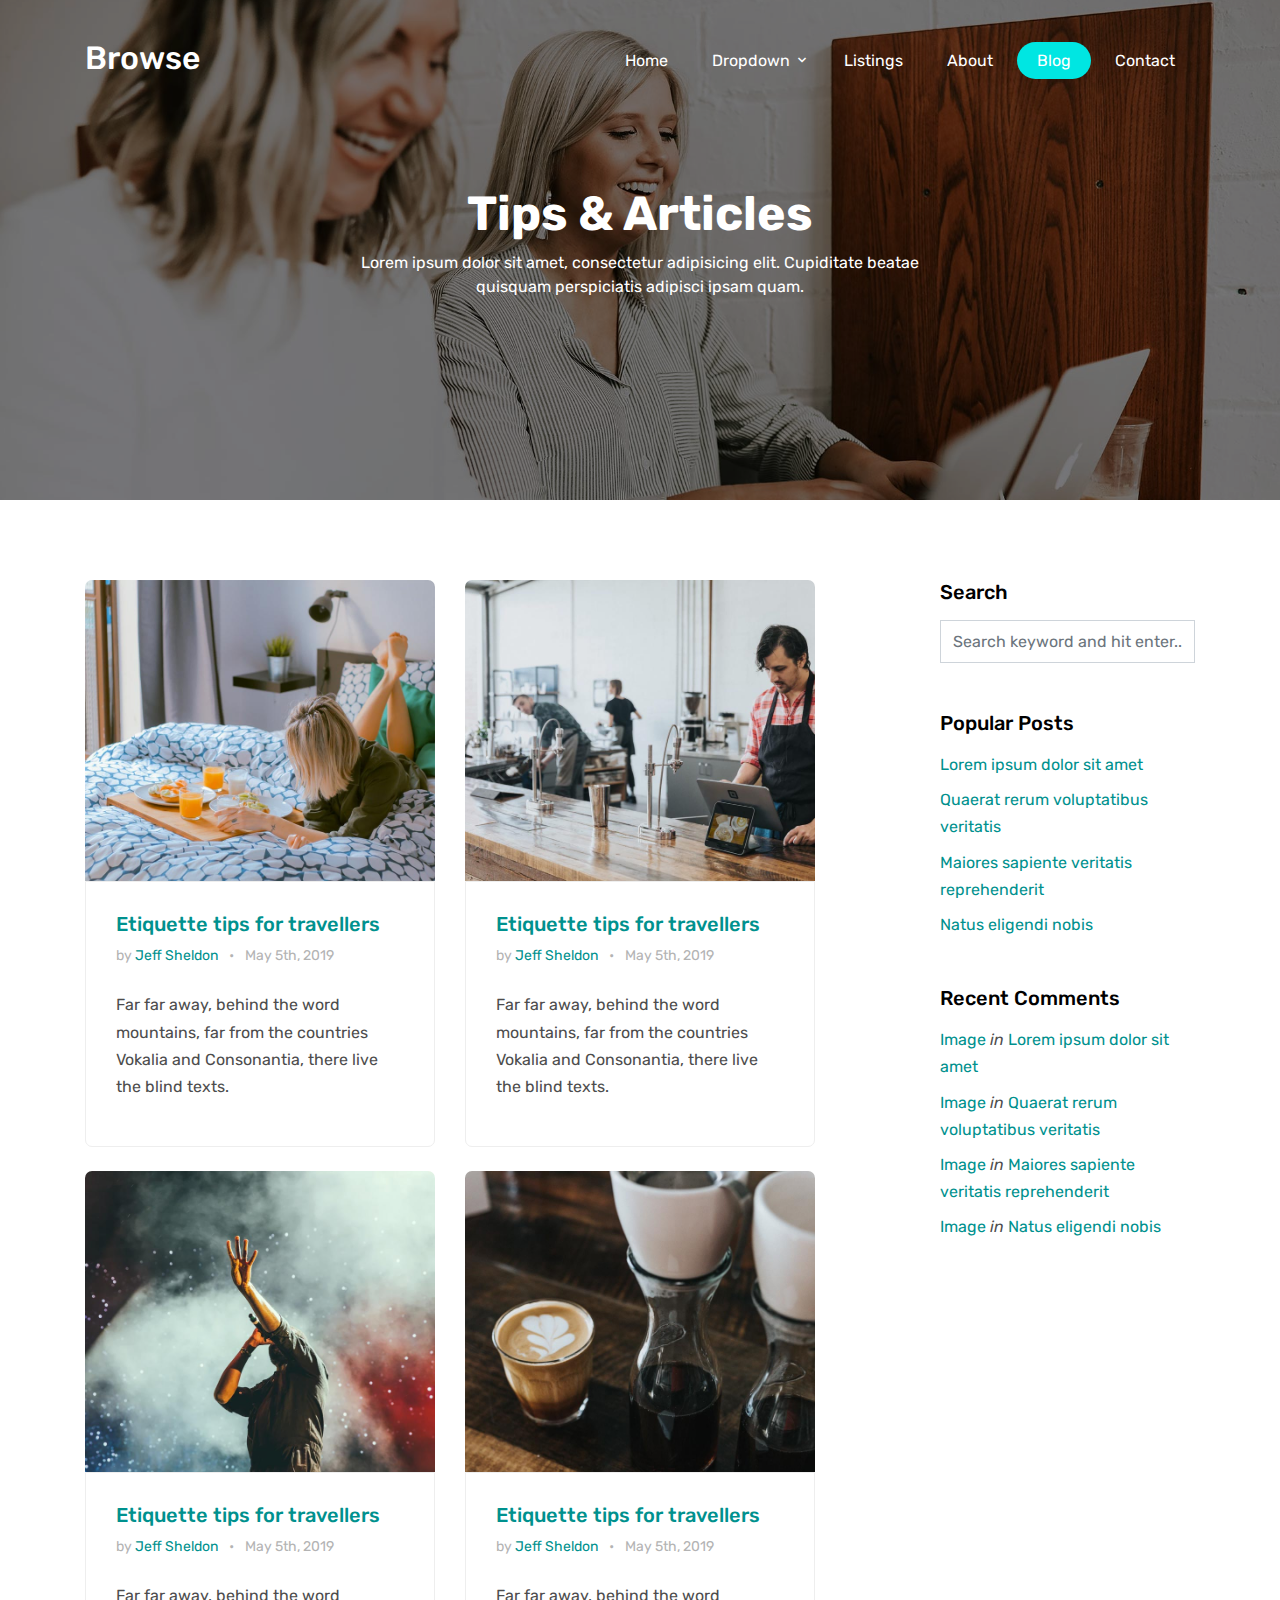
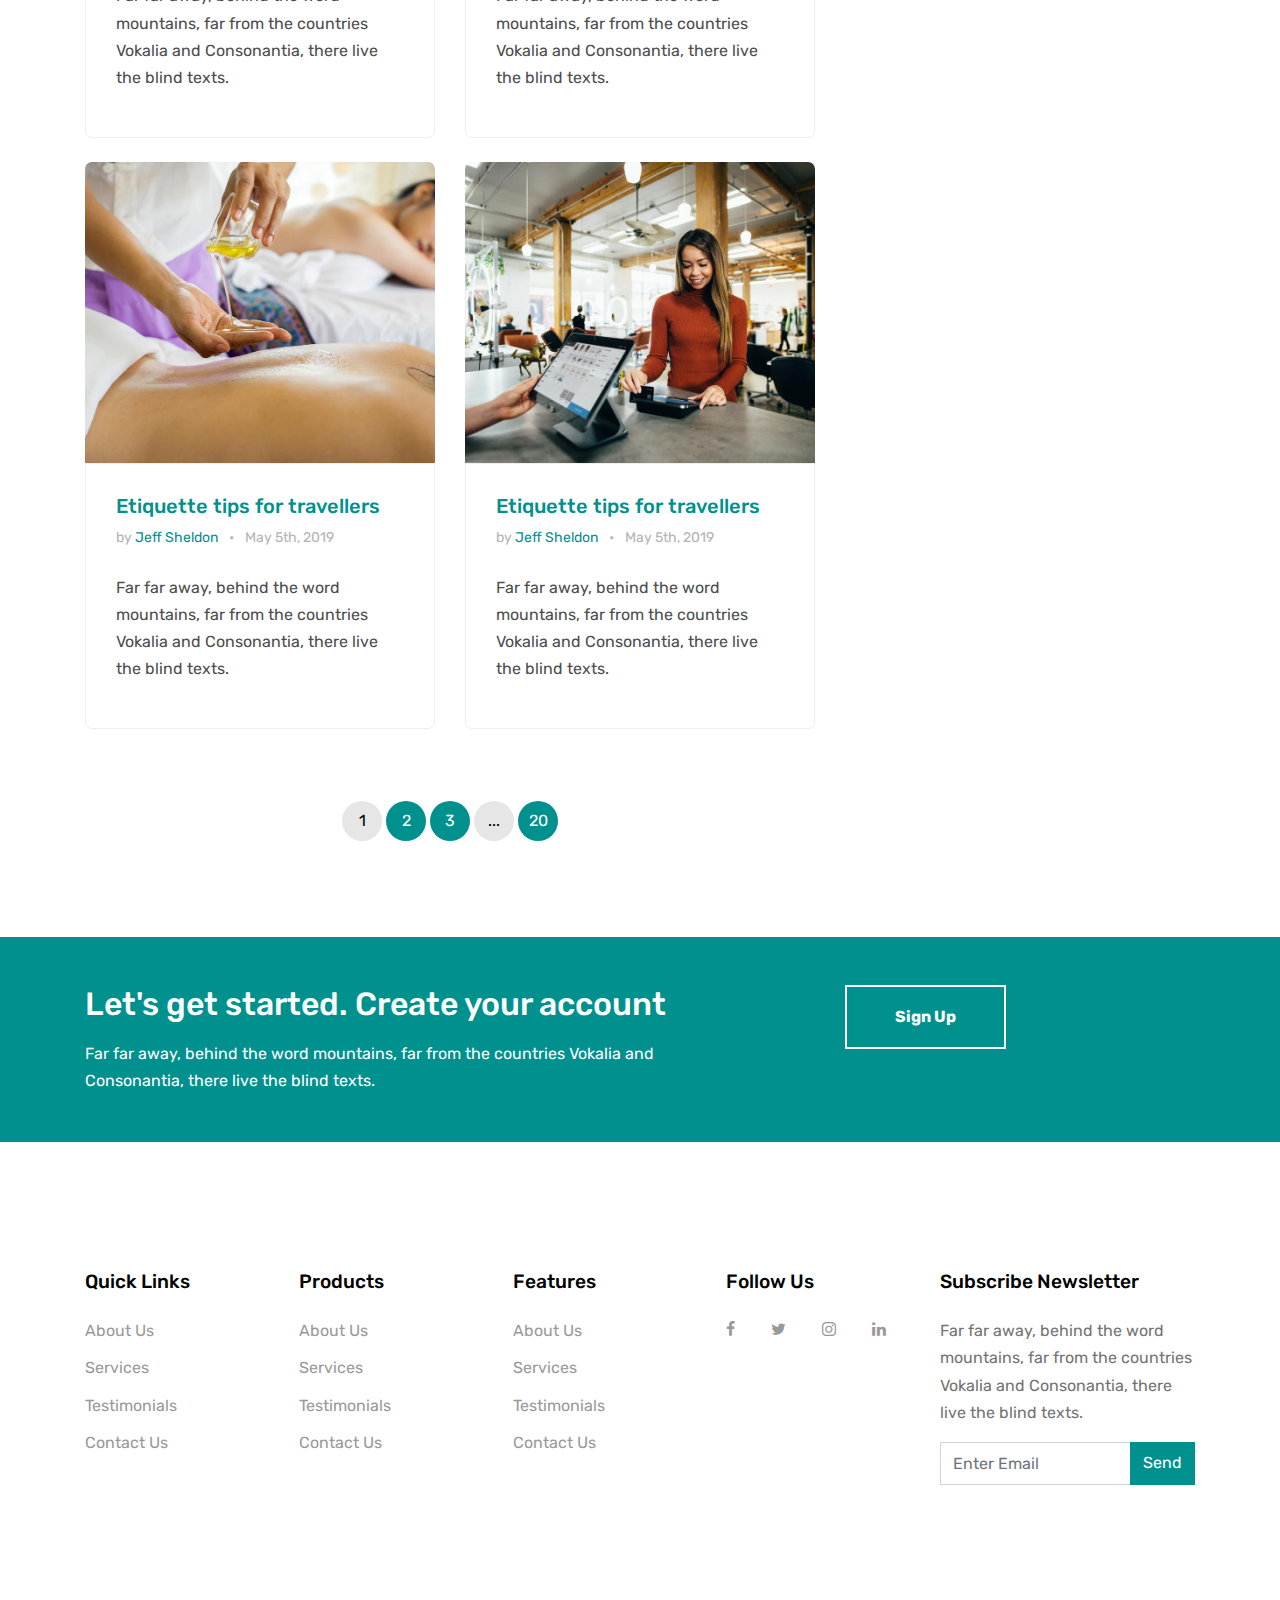
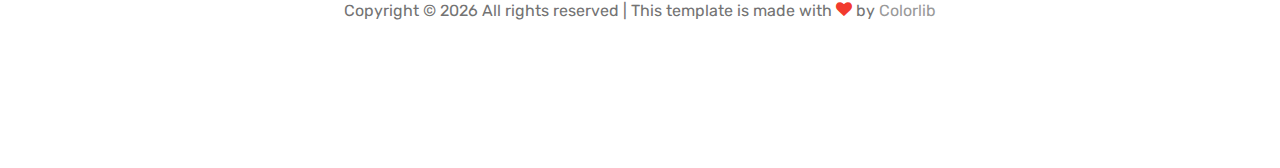
<file: blog.html>
<!DOCTYPE html>
<html lang="en">

<head>
    <title>Trà Sữa</title>
    <link rel="shortcut icon" type="image/png" href="images/logo.jpg">
    <meta charset="utf-8">
    <meta name="viewport" content="width=device-width, initial-scale=1, shrink-to-fit=no">

    <link href="https://fonts.googleapis.com/css?family=Rubik:400,700" rel="stylesheet">

    <link rel="stylesheet" href="fonts/icomoon/style.css">

    <link rel="stylesheet" href="css/bootstrap.min.css">
    <link rel="stylesheet" href="css/magnific-popup.css">
    <link rel="stylesheet" href="css/jquery-ui.css">
    <link rel="stylesheet" href="css/owl.carousel.min.css">
    <link rel="stylesheet" href="css/owl.theme.default.min.css">

    <link rel="stylesheet" href="css/bootstrap-datepicker.css">

    <link rel="stylesheet" href="fonts/flaticon/font/flaticon.css">

    <link rel="stylesheet" href="css/aos.css">
    <link rel="stylesheet" href="css/rangeslider.css">

    <link rel="stylesheet" href="css/style.css">

</head>

<body>

    <div class="site-wrap">

        <div class="site-mobile-menu">
            <div class="site-mobile-menu-header">
                <div class="site-mobile-menu-close mt-3">
                    <span class="icon-close2 js-menu-toggle"></span>
                </div>
            </div>
            <div class="site-mobile-menu-body"></div>
        </div>

        <header class="site-navbar" role="banner">

            <div class="container">
                <div class="row align-items-center">

                    <div class="col-11 col-xl-2">
                        <h1 class="mb-0 site-logo"><a href="index.html" class="text-white h2 mb-0">Browse</a></h1>
                    </div>
                    <div class="col-12 col-md-10 d-none d-xl-block">
                        <nav class="site-navigation position-relative text-right" role="navigation">

                            <ul class="site-menu js-clone-nav mr-auto d-none d-lg-block">
                                <li><a href="index.html"><span>Home</span></a></li>
                                <li class="has-children">
                                    <a href="about.html"><span>Dropdown</span></a>
                                    <ul class="dropdown arrow-top">
                                        <li><a href="#">Menu One</a></li>
                                        <li><a href="#">Menu Two</a></li>
                                        <li><a href="#">Menu Three</a></li>
                                        <li class="has-children">
                                            <a href="#">Dropdown</a>
                                            <ul class="dropdown">
                                                <li><a href="#">Menu One</a></li>
                                                <li><a href="#">Menu Two</a></li>
                                                <li><a href="#">Menu Three</a></li>
                                                <li><a href="#">Menu Four</a></li>
                                            </ul>
                                        </li>
                                    </ul>
                                </li>
                                <li><a href="listings.html"><span>Listings</span></a></li>
                                <li><a href="about.html"><span>About</span></a></li>
                                <li class="active"><a href="blog.html"><span>Blog</span></a></li>
                                <li><a href="contact.html"><span>Contact</span></a></li>
                            </ul>
                        </nav>
                    </div>


                    <div class="d-inline-block d-xl-none ml-md-0 mr-auto py-3" style="position: relative; top: 3px;"><a href="#" class="site-menu-toggle js-menu-toggle text-white"><span class="icon-menu h3"></span></a></div>

                </div>

            </div>
    </div>

    </header>



    <div class="site-blocks-cover inner-page-cover overlay" style="background-image: url(images/hero_1.jpg);" data-aos="fade" data-stellar-background-ratio="0.5">
        <div class="container">
            <div class="row align-items-center justify-content-center text-center">

                <div class="col-md-10" data-aos="fade-up" data-aos-delay="400">


                    <div class="row justify-content-center">
                        <div class="col-md-8 text-center">
                            <h1>Tips &amp; Articles</h1>
                            <p data-aos="fade-up" data-aos-delay="100">Lorem ipsum dolor sit amet, consectetur adipisicing elit. Cupiditate beatae quisquam perspiciatis adipisci ipsam quam.</p>
                        </div>
                    </div>


                </div>
            </div>
        </div>
    </div>

    <div class="site-section">
        <div class="container">
            <div class="row">

                <div class="col-md-8">

                    <div class="row mb-3 align-items-stretch">
                        <div class="col-md-6 col-lg-6 mb-4 mb-lg-4">
                            <div class="h-entry">
                                <a href="blog-single.html"><img src="images/img_1.jpg" alt="Image" class="img-fluid"></a>
                                <div class="h-entry-inner">
                                    <h2 class="font-size-regular"><a href="blog-single.html">Etiquette tips for travellers</a></h2>
                                    <div class="meta mb-4">by <a href="blog-single.html">Jeff Sheldon</a> <span class="mx-2">&bullet;</span> May 5th, 2019</div>
                                    <p>Far far away, behind the word mountains, far from the countries Vokalia and Consonantia, there live the blind texts. </p>
                                </div>
                            </div>
                        </div>
                        <div class="col-md-6 col-lg-6 mb-4 mb-lg-4">
                            <div class="h-entry">
                                <a href="blog-single.html"><img src="images/img_2.jpg" alt="Image" class="img-fluid"></a>
                                <div class="h-entry-inner">
                                    <h2 class="font-size-regular"><a href="blog-single.html">Etiquette tips for travellers</a></h2>
                                    <div class="meta mb-4">by <a href="blog-single.html">Jeff Sheldon</a> <span class="mx-2">&bullet;</span> May 5th, 2019</div>
                                    <p>Far far away, behind the word mountains, far from the countries Vokalia and Consonantia, there live the blind texts. </p>
                                </div>
                            </div>
                        </div>
                        <div class="col-md-6 col-lg-6 mb-4 mb-lg-4">
                            <div class="h-entry">
                                <a href="blog-single.html"><img src="images/img_3.jpg" alt="Image" class="img-fluid"></a>
                                <div class="h-entry-inner">
                                    <h2 class="font-size-regular"><a href="blog-single.html">Etiquette tips for travellers</a></h2>
                                    <div class="meta mb-4">by <a href="blog-single.html">Jeff Sheldon</a> <span class="mx-2">&bullet;</span> May 5th, 2019</div>
                                    <p>Far far away, behind the word mountains, far from the countries Vokalia and Consonantia, there live the blind texts. </p>
                                </div>
                            </div>
                        </div>
                        <div class="col-md-6 col-lg-6 mb-4 mb-lg-4">
                            <div class="h-entry">
                                <a href="blog-single.html"><img src="images/img_4.jpg" alt="Image" class="img-fluid"></a>
                                <div class="h-entry-inner">
                                    <h2 class="font-size-regular"><a href="blog-single.html">Etiquette tips for travellers</a></h2>
                                    <div class="meta mb-4">by <a href="blog-single.html">Jeff Sheldon</a> <span class="mx-2">&bullet;</span> May 5th, 2019</div>
                                    <p>Far far away, behind the word mountains, far from the countries Vokalia and Consonantia, there live the blind texts. </p>
                                </div>
                            </div>
                        </div>
                        <div class="col-md-6 col-lg-6 mb-4 mb-lg-4">
                            <div class="h-entry">
                                <a href="blog-single.html"><img src="images/img_5.jpg" alt="Image" class="img-fluid"></a>
                                <div class="h-entry-inner">
                                    <h2 class="font-size-regular"><a href="blog-single.html">Etiquette tips for travellers</a></h2>
                                    <div class="meta mb-4">by <a href="blog-single.html">Jeff Sheldon</a> <span class="mx-2">&bullet;</span> May 5th, 2019</div>
                                    <p>Far far away, behind the word mountains, far from the countries Vokalia and Consonantia, there live the blind texts. </p>
                                </div>
                            </div>
                        </div>
                        <div class="col-md-6 col-lg-6 mb-4 mb-lg-4">
                            <div class="h-entry">
                                <a href="blog-single.html"><img src="images/img_6.jpg" alt="Image" class="img-fluid"></a>
                                <div class="h-entry-inner">
                                    <h2 class="font-size-regular"><a href="blog-single.html">Etiquette tips for travellers</a></h2>
                                    <div class="meta mb-4">by <a href="#">Jeff Sheldon</a> <span class="mx-2">&bullet;</span> May 5th, 2019</div>
                                    <p>Far far away, behind the word mountains, far from the countries Vokalia and Consonantia, there live the blind texts. </p>
                                </div>
                            </div>
                        </div>
                    </div>
                    <div class="col-12 text-center mt-5">
                        <p class="custom-pagination">
                            <span>1</span>
                            <a href="#">2</a>
                            <a href="#">3</a>
                            <span>...</span>
                            <a href="#">20</a>
                        </p>
                    </div>
                </div>

                <div class="col-md-3 ml-auto">
                    <div class="mb-5">
                        <h3 class="h5 text-black mb-3">Search</h3>
                        <form action="#" method="post">
                            <div class="form-group d-flex">
                                <input type="text" class="form-control" placeholder="Search keyword and hit enter...">
                            </div>
                        </form>
                    </div>

                    <div class="mb-5">
                        <h3 class="h5 text-black mb-3">Popular Posts</h3>
                        <ul class="list-unstyled">
                            <li class="mb-2"><a href="#">Lorem ipsum dolor sit amet</a></li>
                            <li class="mb-2"><a href="#">Quaerat rerum voluptatibus veritatis</a></li>
                            <li class="mb-2"><a href="#">Maiores sapiente veritatis reprehenderit</a></li>
                            <li class="mb-2"><a href="#">Natus eligendi nobis</a></li>
                        </ul>
                    </div>

                    <div class="mb-5">
                        <h3 class="h5 text-black mb-3">Recent Comments</h3>
                        <ul class="list-unstyled">
                            <li class="mb-2"><a href="#">Image</a> <em>in</em> <a href="#">Lorem ipsum dolor sit amet</a></li>
                            <li class="mb-2"><a href="#">Image</a> <em>in</em> <a href="#">Quaerat rerum voluptatibus veritatis</a></li>
                            <li class="mb-2"><a href="#">Image</a> <em>in</em> <a href="#">Maiores sapiente veritatis reprehenderit</a></li>
                            <li class="mb-2"><a href="#">Image</a> <em>in</em> <a href="#">Natus eligendi nobis</a></li>
                        </ul>
                    </div>

                </div>

            </div>
        </div>
    </div>


    <div class="py-5 bg-primary">
        <div class="container">
            <div class="row">
                <div class="col-lg-7 mr-auto mb-4 mb-lg-0">
                    <h2 class="mb-3 mt-0 text-white">Let's get started. Create your account</h2>
                    <p class="mb-0 text-white">Far far away, behind the word mountains, far from the countries Vokalia and Consonantia, there live the blind texts.</p>
                </div>
                <div class="col-lg-4">
                    <p class="mb-0"><a href="signup.html" class="btn btn-outline-white text-white btn-md px-5 font-weight-bold btn-md-block">Sign Up</a></p>
                </div>
            </div>
        </div>
    </div>

    <footer class="site-footer">
        <div class="container">
            <div class="row">
                <div class="col-md-9">
                    <div class="row">
                        <div class="col-md-6 mb-5 mb-lg-0 col-lg-3">
                            <h2 class="footer-heading mb-4">Quick Links</h2>
                            <ul class="list-unstyled">
                                <li><a href="#">About Us</a></li>
                                <li><a href="#">Services</a></li>
                                <li><a href="#">Testimonials</a></li>
                                <li><a href="#">Contact Us</a></li>
                            </ul>
                        </div>
                        <div class="col-md-6 mb-5 mb-lg-0 col-lg-3">
                            <h2 class="footer-heading mb-4">Products</h2>
                            <ul class="list-unstyled">
                                <li><a href="#">About Us</a></li>
                                <li><a href="#">Services</a></li>
                                <li><a href="#">Testimonials</a></li>
                                <li><a href="#">Contact Us</a></li>
                            </ul>
                        </div>
                        <div class="col-md-6 mb-5 mb-lg-0 col-lg-3">
                            <h2 class="footer-heading mb-4">Features</h2>
                            <ul class="list-unstyled">
                                <li><a href="#">About Us</a></li>
                                <li><a href="#">Services</a></li>
                                <li><a href="#">Testimonials</a></li>
                                <li><a href="#">Contact Us</a></li>
                            </ul>
                        </div>
                        <div class="col-md-6 mb-5 mb-lg-0 col-lg-3">
                            <h2 class="footer-heading mb-4">Follow Us</h2>
                            <a href="#" class="pl-0 pr-3"><span class="icon-facebook"></span></a>
                            <a href="#" class="pl-3 pr-3"><span class="icon-twitter"></span></a>
                            <a href="#" class="pl-3 pr-3"><span class="icon-instagram"></span></a>
                            <a href="#" class="pl-3 pr-3"><span class="icon-linkedin"></span></a>
                        </div>
                    </div>
                </div>
                <div class="col-lg-3">
                    <h2 class="footer-heading mb-4">Subscribe Newsletter</h2>
                    <p>Far far away, behind the word mountains, far from the countries Vokalia and Consonantia, there live the blind texts.</p>
                    <form action="#" method="post">
                        <div class="input-group mb-3">
                            <input type="text" class="form-control bg-transparent" placeholder="Enter Email" aria-label="Enter Email" aria-describedby="button-addon2">
                            <div class="input-group-append">
                                <button class="btn btn-primary text-white" type="button" id="button-addon2">Send</button>
                            </div>
                        </div>
                    </form>
                </div>
            </div>
            <div class="row pt-5 mt-5">
                <div class="col-12 text-md-center text-left">
                    <p>
                        <!-- Link back to Colorlib can't be removed. Template is licensed under CC BY 3.0. -->
                        Copyright &copy;
                        <script>
                            document.write(new Date().getFullYear());
                        </script> All rights reserved | This template is made with <i class="icon-heart text-danger" aria-hidden="true"></i> by <a href="https://colorlib.com" target="_blank">Colorlib</a>
                        <!-- Link back to Colorlib can't be removed. Template is licensed under CC BY 3.0. -->
                    </p>
                </div>
            </div>
        </div>
    </footer>
    </div>

    <script src="js/jquery-3.3.1.min.js"></script>
    <script src="js/jquery-migrate-3.0.1.min.js"></script>
    <script src="js/jquery-ui.js"></script>
    <script src="js/popper.min.js"></script>
    <script src="js/bootstrap.min.js"></script>
    <script src="js/owl.carousel.min.js"></script>
    <script src="js/jquery.stellar.min.js"></script>
    <script src="js/jquery.countdown.min.js"></script>
    <script src="js/jquery.magnific-popup.min.js"></script>
    <script src="js/bootstrap-datepicker.min.js"></script>
    <script src="js/aos.js"></script>
    <script src="js/rangeslider.min.js"></script>

    <script src="js/main.js"></script>

</body>

</html>
</file>
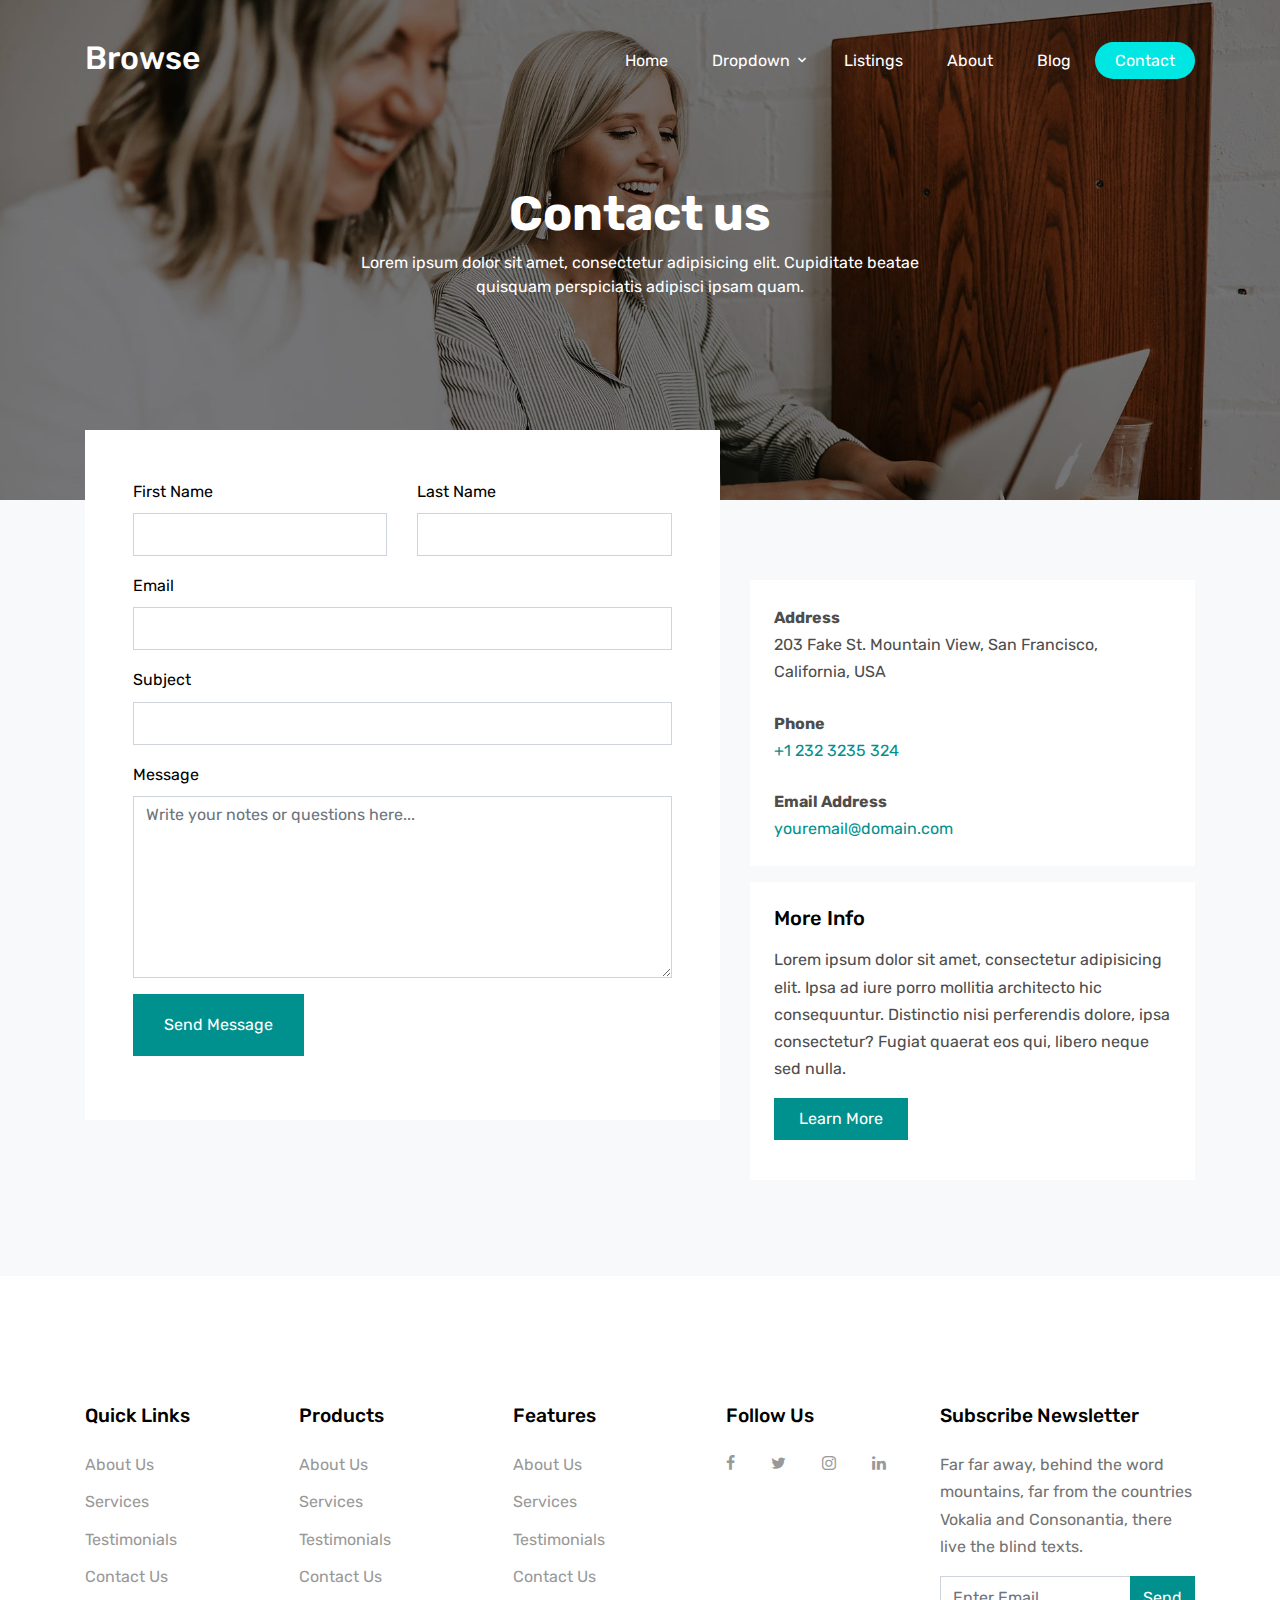
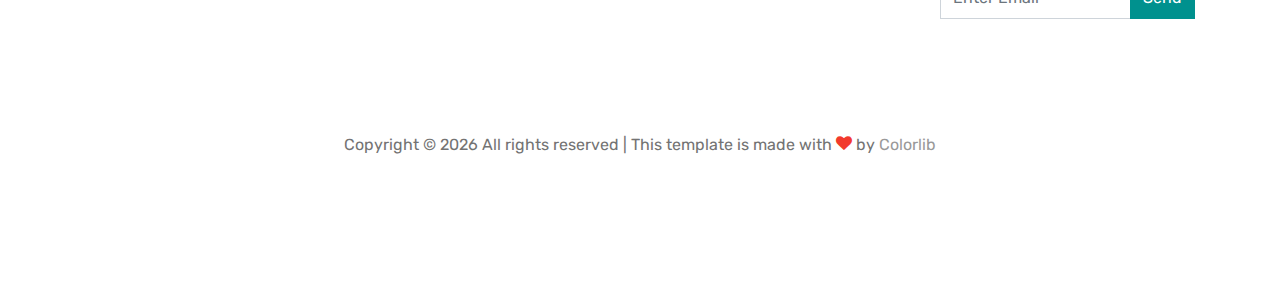
<file: contact.html>
<!DOCTYPE html>
<html lang="en">

<head>
    <title>Trà Sữa</title>
    <link rel="shortcut icon" type="image/png" href="images/logo.jpg">
    <meta charset="utf-8">
    <meta name="viewport" content="width=device-width, initial-scale=1, shrink-to-fit=no">

    <link href="https://fonts.googleapis.com/css?family=Rubik:400,700" rel="stylesheet">

    <link rel="stylesheet" href="fonts/icomoon/style.css">

    <link rel="stylesheet" href="css/bootstrap.min.css">
    <link rel="stylesheet" href="css/magnific-popup.css">
    <link rel="stylesheet" href="css/jquery-ui.css">
    <link rel="stylesheet" href="css/owl.carousel.min.css">
    <link rel="stylesheet" href="css/owl.theme.default.min.css">

    <link rel="stylesheet" href="css/bootstrap-datepicker.css">

    <link rel="stylesheet" href="fonts/flaticon/font/flaticon.css">

    <link rel="stylesheet" href="css/aos.css">
    <link rel="stylesheet" href="css/rangeslider.css">

    <link rel="stylesheet" href="css/style.css">

</head>

<body>

    <div class="site-wrap">

        <div class="site-mobile-menu">
            <div class="site-mobile-menu-header">
                <div class="site-mobile-menu-close mt-3">
                    <span class="icon-close2 js-menu-toggle"></span>
                </div>
            </div>
            <div class="site-mobile-menu-body"></div>
        </div>

        <header class="site-navbar" role="banner">

            <div class="container">
                <div class="row align-items-center">

                    <div class="col-11 col-xl-2">
                        <h1 class="mb-0 site-logo"><a href="index.html" class="text-white h2 mb-0">Browse</a></h1>
                    </div>
                    <div class="col-12 col-md-10 d-none d-xl-block">
                        <nav class="site-navigation position-relative text-right" role="navigation">

                            <ul class="site-menu js-clone-nav mr-auto d-none d-lg-block">
                                <li><a href="index.html"><span>Home</span></a></li>
                                <li class="has-children">
                                    <a href="about.html"><span>Dropdown</span></a>
                                    <ul class="dropdown arrow-top">
                                        <li><a href="#">Menu One</a></li>
                                        <li><a href="#">Menu Two</a></li>
                                        <li><a href="#">Menu Three</a></li>
                                        <li class="has-children">
                                            <a href="#">Dropdown</a>
                                            <ul class="dropdown">
                                                <li><a href="#">Menu One</a></li>
                                                <li><a href="#">Menu Two</a></li>
                                                <li><a href="#">Menu Three</a></li>
                                                <li><a href="#">Menu Four</a></li>
                                            </ul>
                                        </li>
                                    </ul>
                                </li>
                                <li><a href="listings.html"><span>Listings</span></a></li>
                                <li><a href="about.html"><span>About</span></a></li>
                                <li><a href="blog.html"><span>Blog</span></a></li>
                                <li class="active"><a href="contact.html"><span>Contact</span></a></li>
                            </ul>
                        </nav>
                    </div>


                    <div class="d-inline-block d-xl-none ml-md-0 mr-auto py-3" style="position: relative; top: 3px;"><a href="#" class="site-menu-toggle js-menu-toggle text-white"><span class="icon-menu h3"></span></a></div>

                </div>

            </div>
    </div>

    </header>



    <div class="site-blocks-cover inner-page-cover overlay" style="background-image: url(images/hero_1.jpg);" data-aos="fade" data-stellar-background-ratio="0.5">
        <div class="container">
            <div class="row align-items-center justify-content-center text-center">

                <div class="col-md-10" data-aos="fade-up" data-aos-delay="400">


                    <div class="row justify-content-center">
                        <div class="col-md-8 text-center">
                            <h1>Contact us</h1>
                            <p data-aos="fade-up" data-aos-delay="100">Lorem ipsum dolor sit amet, consectetur adipisicing elit. Cupiditate beatae quisquam perspiciatis adipisci ipsam quam.</p>
                        </div>
                    </div>


                </div>
            </div>
        </div>
    </div>

    <div class="site-section bg-light">
        <div class="container">
            <div class="row">
                <div class="col-md-7 mb-5" data-aos="fade">



                    <form action="#" class="p-5 bg-white" style="margin-top: -150px;">


                        <div class="row form-group">
                            <div class="col-md-6 mb-3 mb-md-0">
                                <label class="text-black" for="fname">First Name</label>
                                <input type="text" id="fname" class="form-control">
                            </div>
                            <div class="col-md-6">
                                <label class="text-black" for="lname">Last Name</label>
                                <input type="text" id="lname" class="form-control">
                            </div>
                        </div>

                        <div class="row form-group">

                            <div class="col-md-12">
                                <label class="text-black" for="email">Email</label>
                                <input type="email" id="email" class="form-control">
                            </div>
                        </div>

                        <div class="row form-group">

                            <div class="col-md-12">
                                <label class="text-black" for="subject">Subject</label>
                                <input type="subject" id="subject" class="form-control">
                            </div>
                        </div>

                        <div class="row form-group">
                            <div class="col-md-12">
                                <label class="text-black" for="message">Message</label>
                                <textarea name="message" id="message" cols="30" rows="7" class="form-control" placeholder="Write your notes or questions here..."></textarea>
                            </div>
                        </div>

                        <div class="row form-group">
                            <div class="col-md-12">
                                <input type="submit" value="Send Message" class="btn btn-primary btn-md text-white">
                            </div>
                        </div>


                    </form>
                </div>
                <div class="col-md-5" data-aos="fade" data-aos-delay="100">

                    <div class="p-4 mb-3 bg-white">
                        <p class="mb-0 font-weight-bold">Address</p>
                        <p class="mb-4">203 Fake St. Mountain View, San Francisco, California, USA</p>

                        <p class="mb-0 font-weight-bold">Phone</p>
                        <p class="mb-4"><a href="#">+1 232 3235 324</a></p>

                        <p class="mb-0 font-weight-bold">Email Address</p>
                        <p class="mb-0"><a href="#">youremail@domain.com</a></p>

                    </div>

                    <div class="p-4 mb-3 bg-white">
                        <h3 class="h5 text-black mb-3">More Info</h3>
                        <p>Lorem ipsum dolor sit amet, consectetur adipisicing elit. Ipsa ad iure porro mollitia architecto hic consequuntur. Distinctio nisi perferendis dolore, ipsa consectetur? Fugiat quaerat eos qui, libero neque sed nulla.</p>
                        <p><a href="#" class="btn btn-primary px-4 py-2 text-white">Learn More</a></p>
                    </div>

                </div>
            </div>
        </div>
    </div>

    <footer class="site-footer">
        <div class="container">
            <div class="row">
                <div class="col-md-9">
                    <div class="row">
                        <div class="col-md-6 mb-5 mb-lg-0 col-lg-3">
                            <h2 class="footer-heading mb-4">Quick Links</h2>
                            <ul class="list-unstyled">
                                <li><a href="#">About Us</a></li>
                                <li><a href="#">Services</a></li>
                                <li><a href="#">Testimonials</a></li>
                                <li><a href="#">Contact Us</a></li>
                            </ul>
                        </div>
                        <div class="col-md-6 mb-5 mb-lg-0 col-lg-3">
                            <h2 class="footer-heading mb-4">Products</h2>
                            <ul class="list-unstyled">
                                <li><a href="#">About Us</a></li>
                                <li><a href="#">Services</a></li>
                                <li><a href="#">Testimonials</a></li>
                                <li><a href="#">Contact Us</a></li>
                            </ul>
                        </div>
                        <div class="col-md-6 mb-5 mb-lg-0 col-lg-3">
                            <h2 class="footer-heading mb-4">Features</h2>
                            <ul class="list-unstyled">
                                <li><a href="#">About Us</a></li>
                                <li><a href="#">Services</a></li>
                                <li><a href="#">Testimonials</a></li>
                                <li><a href="#">Contact Us</a></li>
                            </ul>
                        </div>
                        <div class="col-md-6 mb-5 mb-lg-0 col-lg-3">
                            <h2 class="footer-heading mb-4">Follow Us</h2>
                            <a href="#" class="pl-0 pr-3"><span class="icon-facebook"></span></a>
                            <a href="#" class="pl-3 pr-3"><span class="icon-twitter"></span></a>
                            <a href="#" class="pl-3 pr-3"><span class="icon-instagram"></span></a>
                            <a href="#" class="pl-3 pr-3"><span class="icon-linkedin"></span></a>
                        </div>
                    </div>
                </div>
                <div class="col-lg-3">
                    <h2 class="footer-heading mb-4">Subscribe Newsletter</h2>
                    <p>Far far away, behind the word mountains, far from the countries Vokalia and Consonantia, there live the blind texts.</p>
                    <form action="#" method="post">
                        <div class="input-group mb-3">
                            <input type="text" class="form-control bg-transparent" placeholder="Enter Email" aria-label="Enter Email" aria-describedby="button-addon2">
                            <div class="input-group-append">
                                <button class="btn btn-primary text-white" type="button" id="button-addon2">Send</button>
                            </div>
                        </div>
                    </form>
                </div>
            </div>
            <div class="row pt-5 mt-5">
                <div class="col-12 text-md-center text-left">
                    <p>
                        <!-- Link back to Colorlib can't be removed. Template is licensed under CC BY 3.0. -->
                        Copyright &copy;
                        <script>
                            document.write(new Date().getFullYear());
                        </script> All rights reserved | This template is made with <i class="icon-heart text-danger" aria-hidden="true"></i> by <a href="https://colorlib.com" target="_blank">Colorlib</a>
                        <!-- Link back to Colorlib can't be removed. Template is licensed under CC BY 3.0. -->
                    </p>
                </div>
            </div>
        </div>
    </footer>
    </div>

    <script src="js/jquery-3.3.1.min.js"></script>
    <script src="js/jquery-migrate-3.0.1.min.js"></script>
    <script src="js/jquery-ui.js"></script>
    <script src="js/popper.min.js"></script>
    <script src="js/bootstrap.min.js"></script>
    <script src="js/owl.carousel.min.js"></script>
    <script src="js/jquery.stellar.min.js"></script>
    <script src="js/jquery.countdown.min.js"></script>
    <script src="js/jquery.magnific-popup.min.js"></script>
    <script src="js/bootstrap-datepicker.min.js"></script>
    <script src="js/aos.js"></script>
    <script src="js/rangeslider.min.js"></script>

    <script src="js/main.js"></script>

</body>

</html>
</file>
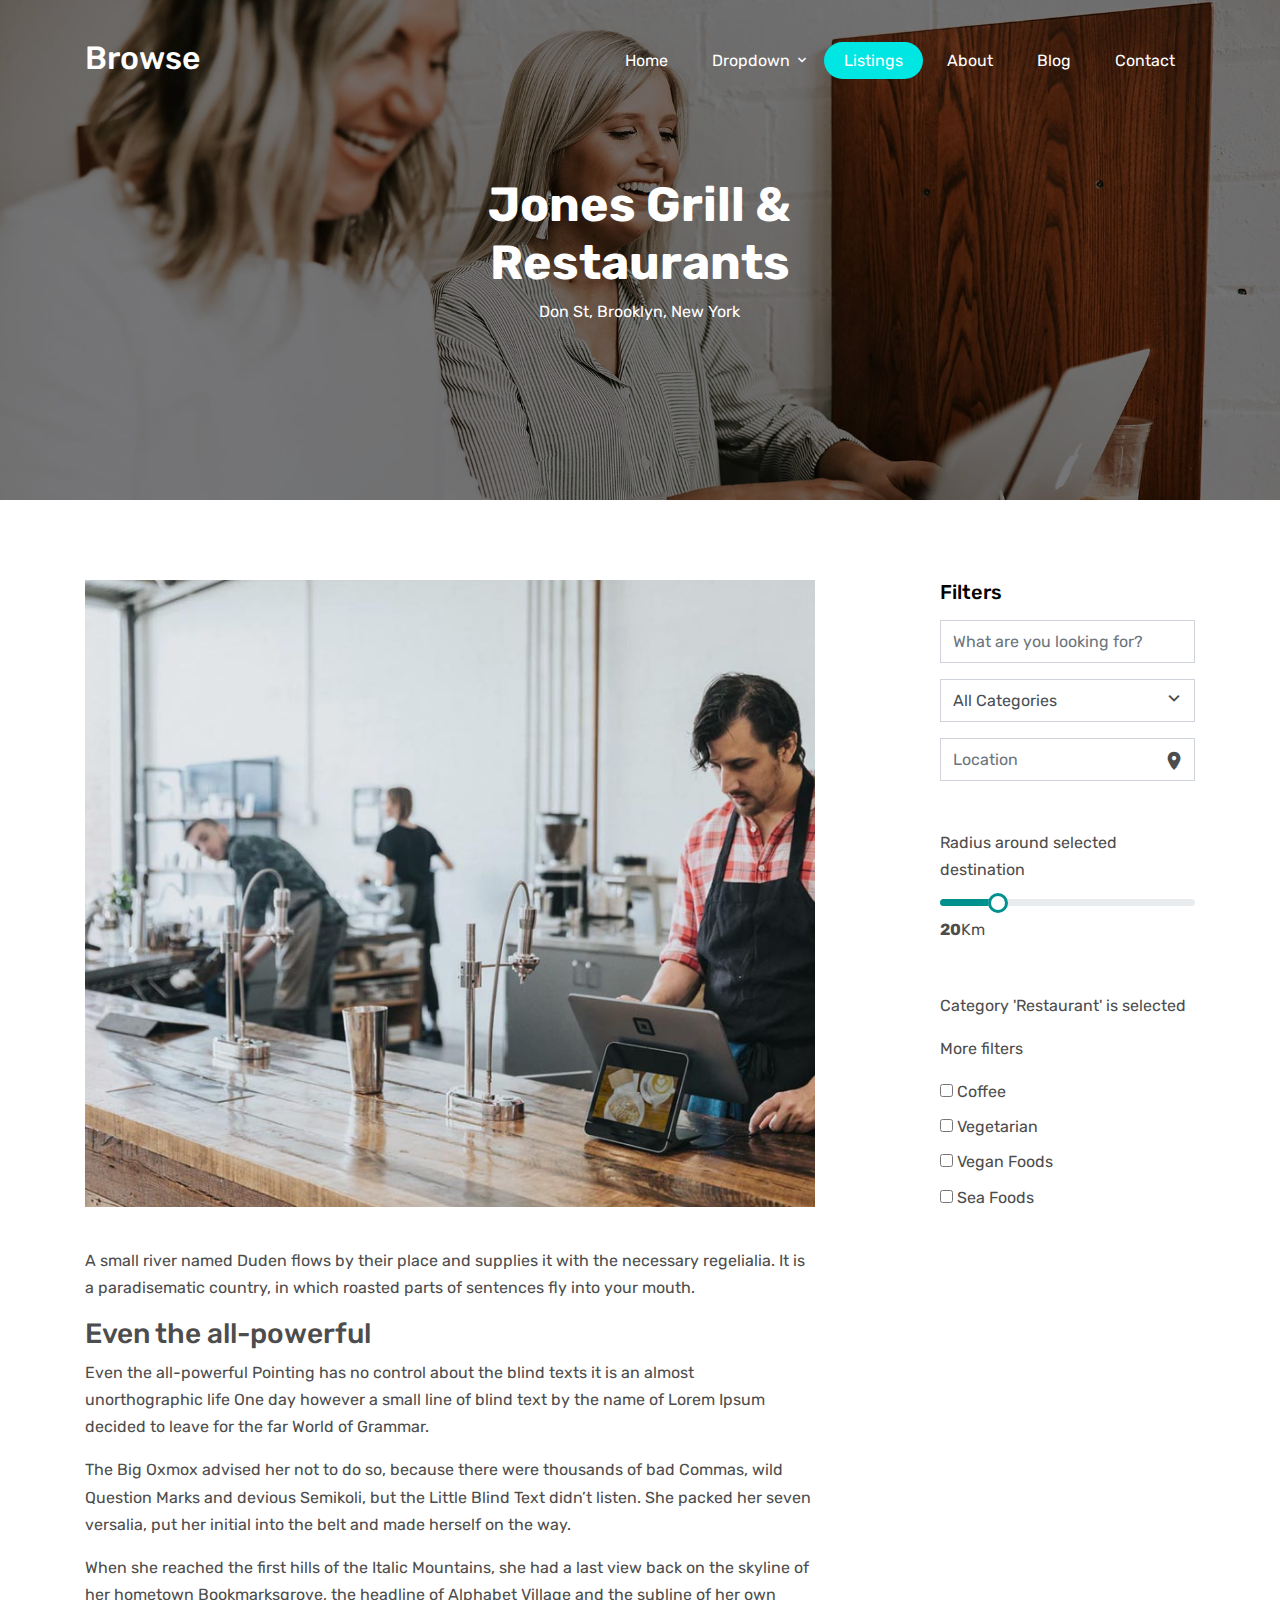
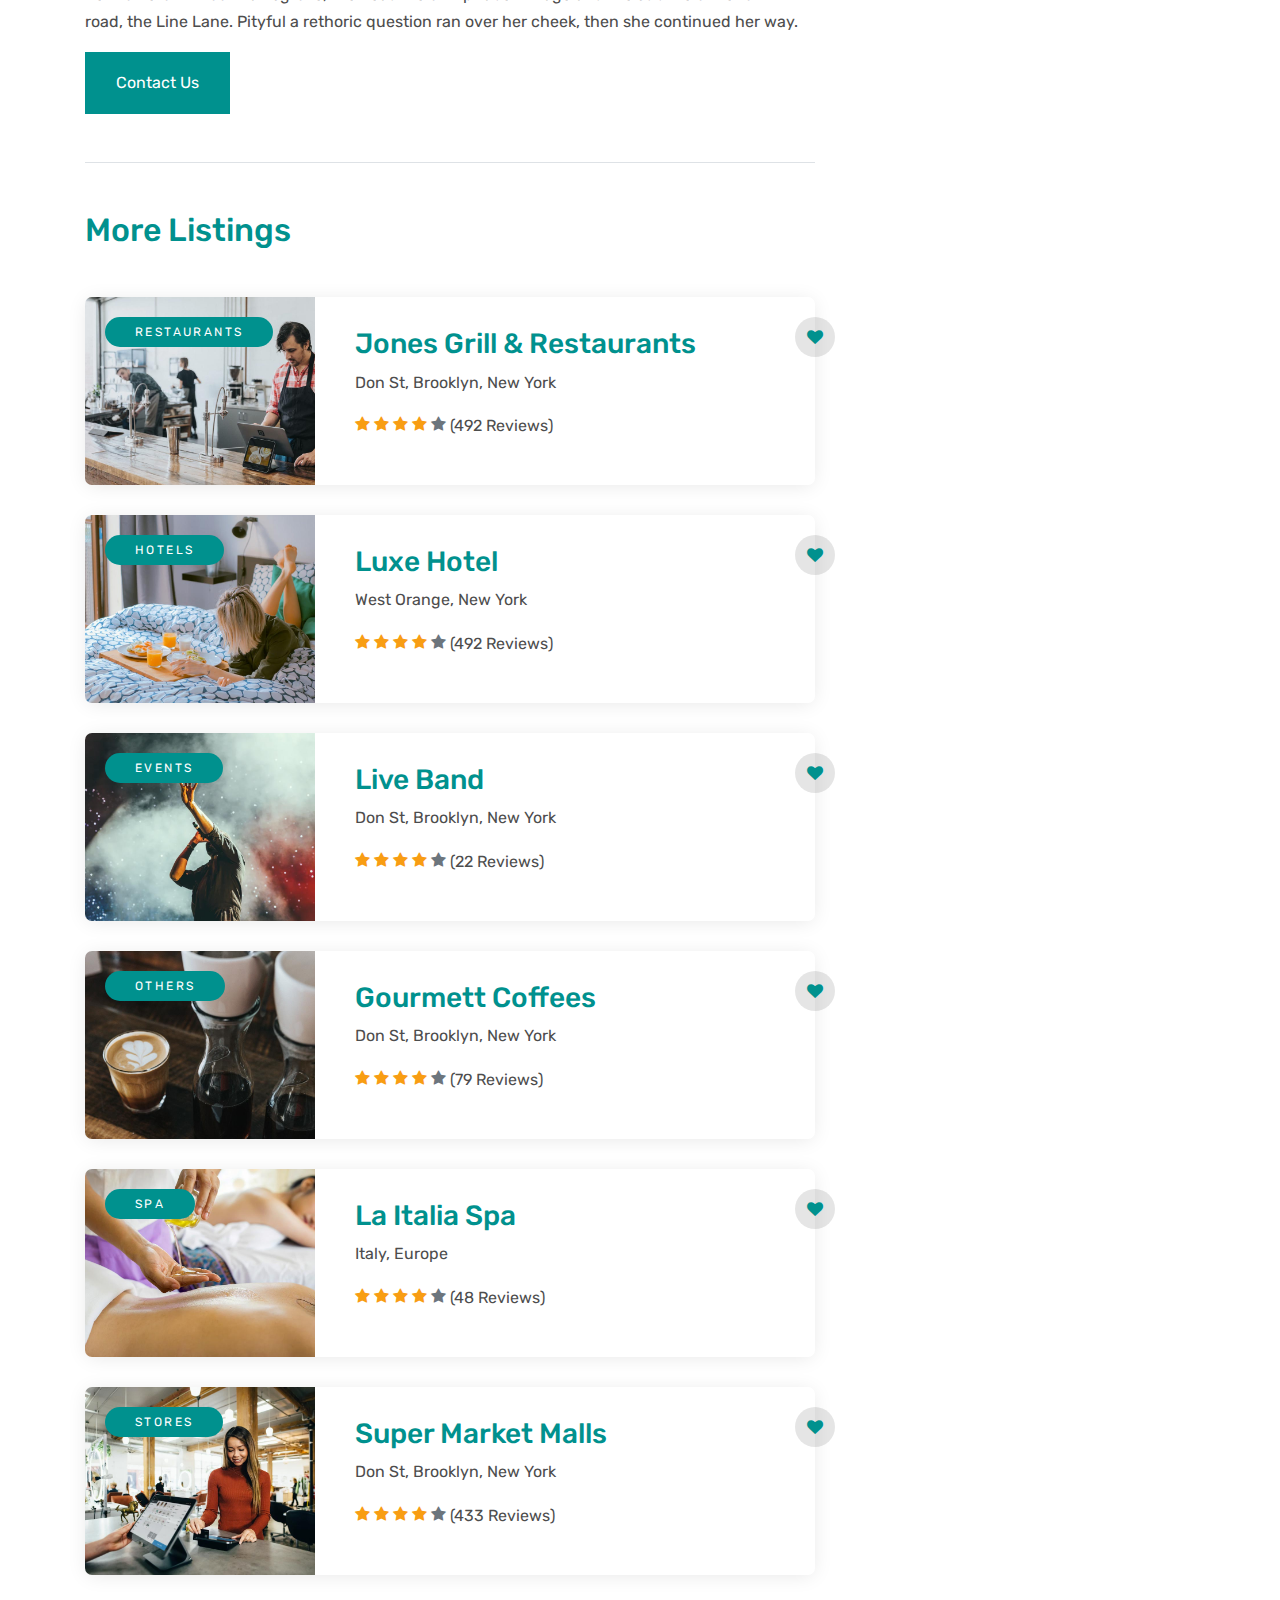
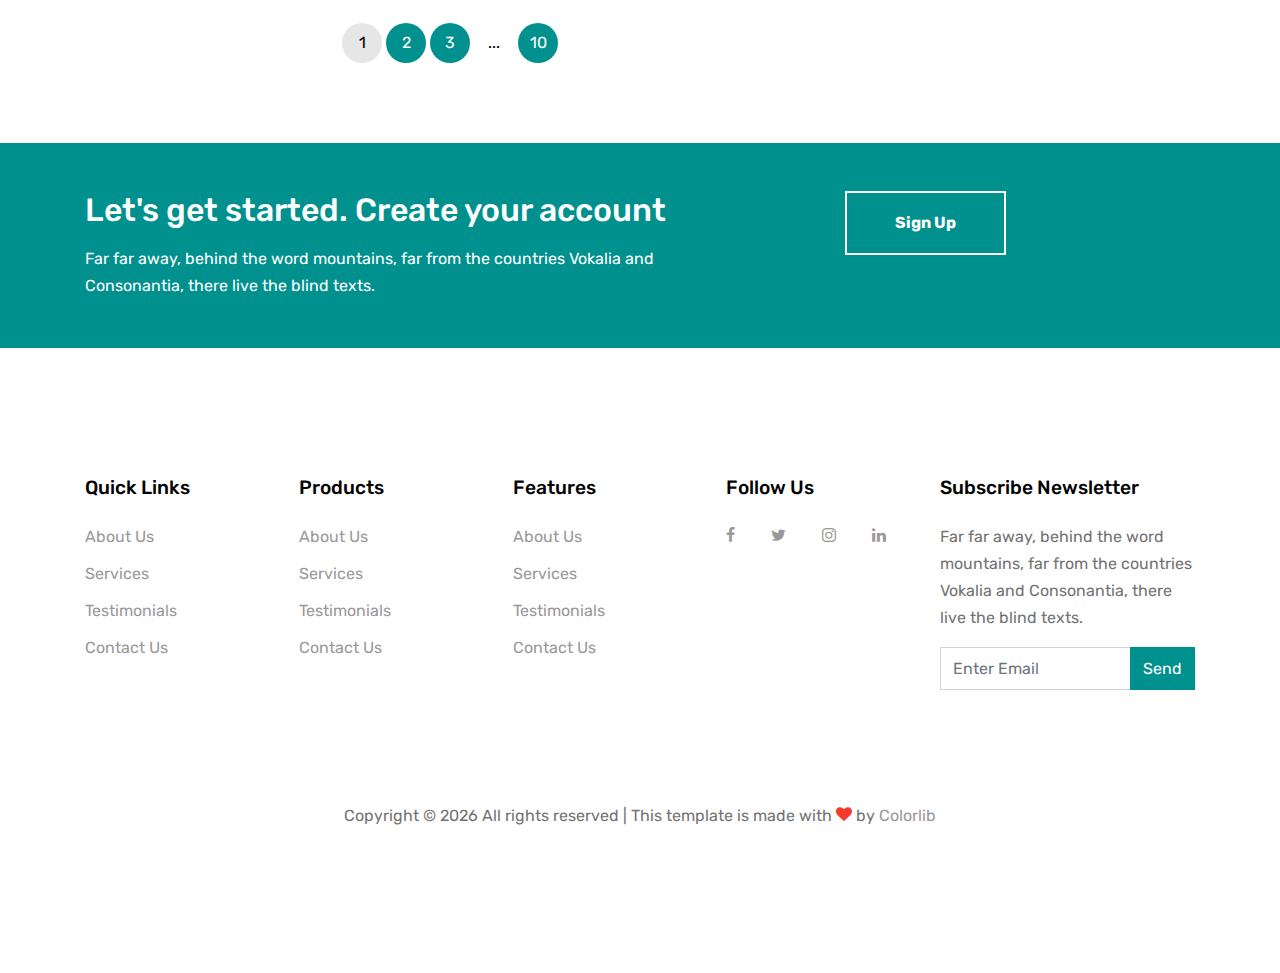
<file: listings-single.html>
<!DOCTYPE html>
<html lang="en">

<head>
    <title>Trà Sữa</title>
    <link rel="shortcut icon" type="image/png" href="images/logo.jpg">
    <meta charset="utf-8">
    <meta name="viewport" content="width=device-width, initial-scale=1, shrink-to-fit=no">

    <link href="https://fonts.googleapis.com/css?family=Rubik:400,700" rel="stylesheet">

    <link rel="stylesheet" href="fonts/icomoon/style.css">

    <link rel="stylesheet" href="css/bootstrap.min.css">
    <link rel="stylesheet" href="css/magnific-popup.css">
    <link rel="stylesheet" href="css/jquery-ui.css">
    <link rel="stylesheet" href="css/owl.carousel.min.css">
    <link rel="stylesheet" href="css/owl.theme.default.min.css">

    <link rel="stylesheet" href="css/bootstrap-datepicker.css">

    <link rel="stylesheet" href="fonts/flaticon/font/flaticon.css">

    <link rel="stylesheet" href="css/aos.css">
    <link rel="stylesheet" href="css/rangeslider.css">

    <link rel="stylesheet" href="css/style.css">

</head>

<body>

    <div class="site-wrap">

        <div class="site-mobile-menu">
            <div class="site-mobile-menu-header">
                <div class="site-mobile-menu-close mt-3">
                    <span class="icon-close2 js-menu-toggle"></span>
                </div>
            </div>
            <div class="site-mobile-menu-body"></div>
        </div>

        <header class="site-navbar" role="banner">

            <div class="container">
                <div class="row align-items-center">

                    <div class="col-11 col-xl-2">
                        <h1 class="mb-0 site-logo"><a href="index.html" class="text-white h2 mb-0">Browse</a></h1>
                    </div>
                    <div class="col-12 col-md-10 d-none d-xl-block">
                        <nav class="site-navigation position-relative text-right" role="navigation">

                            <ul class="site-menu js-clone-nav mr-auto d-none d-lg-block">
                                <li><a href="index.html"><span>Home</span></a></li>
                                <li class="has-children">
                                    <a href="about.html"><span>Dropdown</span></a>
                                    <ul class="dropdown arrow-top">
                                        <li><a href="#">Menu One</a></li>
                                        <li><a href="#">Menu Two</a></li>
                                        <li><a href="#">Menu Three</a></li>
                                        <li class="has-children">
                                            <a href="#">Dropdown</a>
                                            <ul class="dropdown">
                                                <li><a href="#">Menu One</a></li>
                                                <li><a href="#">Menu Two</a></li>
                                                <li><a href="#">Menu Three</a></li>
                                                <li><a href="#">Menu Four</a></li>
                                            </ul>
                                        </li>
                                    </ul>
                                </li>
                                <li class="active"><a href="listings.html"><span>Listings</span></a></li>
                                <li><a href="about.html"><span>About</span></a></li>
                                <li><a href="blog.html"><span>Blog</span></a></li>
                                <li><a href="contact.html"><span>Contact</span></a></li>
                            </ul>
                        </nav>
                    </div>


                    <div class="d-inline-block d-xl-none ml-md-0 mr-auto py-3" style="position: relative; top: 3px;"><a href="#" class="site-menu-toggle js-menu-toggle text-white"><span class="icon-menu h3"></span></a></div>

                </div>

            </div>
    </div>

    </header>



    <div class="site-blocks-cover inner-page-cover overlay" style="background-image: url(images/hero_1.jpg);" data-aos="fade" data-stellar-background-ratio="0.5">
        <div class="container">
            <div class="row align-items-center justify-content-center text-center">

                <div class="col-md-10" data-aos="fade-up" data-aos-delay="400">


                    <div class="row justify-content-center">
                        <div class="col-md-8 text-center">
                            <h1>Jones Grill &amp; Restaurants</h1>
                            <p class="mb-0">Don St, Brooklyn, New York</p>
                        </div>
                    </div>


                </div>
            </div>
        </div>
    </div>

    <div class="site-section">
        <div class="container">
            <div class="row">
                <div class="col-lg-8">

                    <div class="mb-5 border-bottom pb-5">
                        <p><img src="images/img_2.jpg" alt="Image" class="img-fluid mb-4"></p>

                        <p>A small river named Duden flows by their place and supplies it with the necessary regelialia. It is a paradisematic country, in which roasted parts of sentences fly into your mouth.</p>

                        <h3>Even the all-powerful</h3>
                        <p>Even the all-powerful Pointing has no control about the blind texts it is an almost unorthographic life One day however a small line of blind text by the name of Lorem Ipsum decided to leave for the far World of Grammar.</p>

                        <p>The Big Oxmox advised her not to do so, because there were thousands of bad Commas, wild Question Marks and devious Semikoli, but the Little Blind Text didn’t listen. She packed her seven versalia, put her initial into the belt
                            and made herself on the way.</p>

                        <p>When she reached the first hills of the Italic Mountains, she had a last view back on the skyline of her hometown Bookmarksgrove, the headline of Alphabet Village and the subline of her own road, the Line Lane. Pityful a rethoric
                            question ran over her cheek, then she continued her way.</p>

                        <div class="row">
                            <div class="col-md-6">
                                <a href="#" class="btn btn-primary btn-md text-white">Contact Us</a>
                            </div>
                        </div>
                    </div>

                    <h2 class="mb-5 text-primary">More Listings</h2>

                    <div class="d-block d-md-flex listing-horizontal">

                        <a href="#" class="img d-block" style="background-image: url('images/img_2.jpg')">
                            <span class="category">Restaurants</span>
                        </a>

                        <div class="lh-content">
                            <a href="#" class="bookmark"><span class="icon-heart"></span></a>
                            <h3><a href="#">Jones Grill &amp; Restaurants</a></h3>
                            <p>Don St, Brooklyn, New York</p>
                            <p>
                                <span class="icon-star text-warning"></span>
                                <span class="icon-star text-warning"></span>
                                <span class="icon-star text-warning"></span>
                                <span class="icon-star text-warning"></span>
                                <span class="icon-star text-secondary"></span>
                                <span>(492 Reviews)</span>
                            </p>


                        </div>

                    </div>

                    <div class="d-block d-md-flex listing-horizontal">

                        <a href="#" class="img d-block" style="background-image: url('images/img_1.jpg')">
                            <span class="category">Hotels</span>
                        </a>

                        <div class="lh-content">
                            <a href="#" class="bookmark"><span class="icon-heart"></span></a>
                            <h3><a href="#">Luxe Hotel</a></h3>
                            <p>West Orange, New York</p>
                            <p>
                                <span class="icon-star text-warning"></span>
                                <span class="icon-star text-warning"></span>
                                <span class="icon-star text-warning"></span>
                                <span class="icon-star text-warning"></span>
                                <span class="icon-star text-secondary"></span>
                                <span>(492 Reviews)</span>
                            </p>


                        </div>

                    </div>

                    <div class="d-block d-md-flex listing-horizontal">

                        <a href="#" class="img d-block" style="background-image: url('images/img_3.jpg')">
                            <span class="category">Events</span>
                        </a>

                        <div class="lh-content">
                            <a href="#" class="bookmark"><span class="icon-heart"></span></a>
                            <h3><a href="#">Live Band</a></h3>
                            <p>Don St, Brooklyn, New York</p>
                            <p>
                                <span class="icon-star text-warning"></span>
                                <span class="icon-star text-warning"></span>
                                <span class="icon-star text-warning"></span>
                                <span class="icon-star text-warning"></span>
                                <span class="icon-star text-secondary"></span>
                                <span>(22 Reviews)</span>
                            </p>


                        </div>

                    </div>


                    <div class="d-block d-md-flex listing-horizontal">

                        <a href="#" class="img d-block" style="background-image: url('images/img_4.jpg')">
                            <span class="category">Others</span>
                        </a>

                        <div class="lh-content">
                            <a href="#" class="bookmark"><span class="icon-heart"></span></a>
                            <h3><a href="#">Gourmett Coffees</a></h3>
                            <p>Don St, Brooklyn, New York</p>
                            <p>
                                <span class="icon-star text-warning"></span>
                                <span class="icon-star text-warning"></span>
                                <span class="icon-star text-warning"></span>
                                <span class="icon-star text-warning"></span>
                                <span class="icon-star text-secondary"></span>
                                <span>(79 Reviews)</span>
                            </p>


                        </div>

                    </div>

                    <div class="d-block d-md-flex listing-horizontal">

                        <a href="#" class="img d-block" style="background-image: url('images/img_5.jpg')">
                            <span class="category">Spa</span>
                        </a>

                        <div class="lh-content">
                            <a href="#" class="bookmark"><span class="icon-heart"></span></a>
                            <h3><a href="#">La Italia Spa</a></h3>
                            <p>Italy, Europe</p>
                            <p>
                                <span class="icon-star text-warning"></span>
                                <span class="icon-star text-warning"></span>
                                <span class="icon-star text-warning"></span>
                                <span class="icon-star text-warning"></span>
                                <span class="icon-star text-secondary"></span>
                                <span>(48 Reviews)</span>
                            </p>


                        </div>

                    </div>

                    <div class="d-block d-md-flex listing-horizontal">

                        <a href="#" class="img d-block" style="background-image: url('images/img_6.jpg')">
                            <span class="category">Stores</span>
                        </a>

                        <div class="lh-content">
                            <a href="#" class="bookmark"><span class="icon-heart"></span></a>
                            <h3><a href="#">Super Market Malls</a></h3>
                            <p>Don St, Brooklyn, New York</p>
                            <p>
                                <span class="icon-star text-warning"></span>
                                <span class="icon-star text-warning"></span>
                                <span class="icon-star text-warning"></span>
                                <span class="icon-star text-warning"></span>
                                <span class="icon-star text-secondary"></span>
                                <span>(433 Reviews)</span>
                            </p>


                        </div>

                    </div>

                    <div class="col-12 mt-5 text-center">
                        <div class="custom-pagination">
                            <span>1</span>
                            <a href="#">2</a>
                            <a href="#">3</a>
                            <span class="more-page">...</span>
                            <a href="#">10</a>
                        </div>
                    </div>

                </div>
                <div class="col-lg-3 ml-auto">

                    <div class="mb-5">
                        <h3 class="h5 text-black mb-3">Filters</h3>
                        <form action="#" method="post">
                            <div class="form-group">
                                <input type="text" placeholder="What are you looking for?" class="form-control">
                            </div>
                            <div class="form-group">
                                <div class="select-wrap">
                                    <span class="icon"><span class="icon-keyboard_arrow_down"></span></span>
                                    <select class="form-control" name="" id="">
                        <option value="">All Categories</option>
                        <option value="">Appartment</option>
                        <option value="">Restaurant</option>
                        <option value="">Eat &amp; Drink</option>
                        <option value="">Events</option>
                        <option value="">Fitness</option>
                        <option value="">Others</option>
                      </select>
                                </div>
                            </div>
                            <div class="form-group">
                                <!-- select-wrap, .wrap-icon -->
                                <div class="wrap-icon">
                                    <span class="icon icon-room"></span>
                                    <input type="text" placeholder="Location" class="form-control">
                                </div>
                            </div>
                        </form>
                    </div>

                    <div class="mb-5">
                        <form action="#" method="post">
                            <div class="form-group">
                                <p>Radius around selected destination</p>
                            </div>
                            <div class="form-group">
                                <input type="range" min="0" max="100" value="20" data-rangeslider>
                            </div>
                        </form>
                    </div>

                    <div class="mb-5">
                        <form action="#" method="post">
                            <div class="form-group">
                                <p>Category 'Restaurant' is selected</p>
                                <p>More filters</p>
                            </div>
                            <div class="form-group">
                                <ul class="list-unstyled">
                                    <li>
                                        <label for="option1">
                        <input type="checkbox" id="option1">
                        Coffee
                      </label>
                                    </li>
                                    <li>
                                        <label for="option2">
                        <input type="checkbox" id="option2">
                        Vegetarian
                      </label>
                                    </li>
                                    <li>
                                        <label for="option3">
                        <input type="checkbox" id="option3">
                        Vegan Foods
                      </label>
                                    </li>
                                    <li>
                                        <label for="option4">
                        <input type="checkbox" id="option4">
                        Sea Foods
                      </label>
                                    </li>
                                </ul>
                            </div>
                        </form>
                    </div>

                </div>

            </div>
        </div>
    </div>


    <div class="py-5 bg-primary">
        <div class="container">
            <div class="row">
                <div class="col-lg-7 mr-auto mb-4 mb-lg-0">
                    <h2 class="mb-3 mt-0 text-white">Let's get started. Create your account</h2>
                    <p class="mb-0 text-white">Far far away, behind the word mountains, far from the countries Vokalia and Consonantia, there live the blind texts.</p>
                </div>
                <div class="col-lg-4">
                    <p class="mb-0"><a href="signup.html" class="btn btn-outline-white text-white btn-md px-5 font-weight-bold btn-md-block">Sign Up</a></p>
                </div>
            </div>
        </div>
    </div>

    <footer class="site-footer">
        <div class="container">
            <div class="row">
                <div class="col-md-9">
                    <div class="row">
                        <div class="col-md-6 mb-5 mb-lg-0 col-lg-3">
                            <h2 class="footer-heading mb-4">Quick Links</h2>
                            <ul class="list-unstyled">
                                <li><a href="#">About Us</a></li>
                                <li><a href="#">Services</a></li>
                                <li><a href="#">Testimonials</a></li>
                                <li><a href="#">Contact Us</a></li>
                            </ul>
                        </div>
                        <div class="col-md-6 mb-5 mb-lg-0 col-lg-3">
                            <h2 class="footer-heading mb-4">Products</h2>
                            <ul class="list-unstyled">
                                <li><a href="#">About Us</a></li>
                                <li><a href="#">Services</a></li>
                                <li><a href="#">Testimonials</a></li>
                                <li><a href="#">Contact Us</a></li>
                            </ul>
                        </div>
                        <div class="col-md-6 mb-5 mb-lg-0 col-lg-3">
                            <h2 class="footer-heading mb-4">Features</h2>
                            <ul class="list-unstyled">
                                <li><a href="#">About Us</a></li>
                                <li><a href="#">Services</a></li>
                                <li><a href="#">Testimonials</a></li>
                                <li><a href="#">Contact Us</a></li>
                            </ul>
                        </div>
                        <div class="col-md-6 mb-5 mb-lg-0 col-lg-3">
                            <h2 class="footer-heading mb-4">Follow Us</h2>
                            <a href="#" class="pl-0 pr-3"><span class="icon-facebook"></span></a>
                            <a href="#" class="pl-3 pr-3"><span class="icon-twitter"></span></a>
                            <a href="#" class="pl-3 pr-3"><span class="icon-instagram"></span></a>
                            <a href="#" class="pl-3 pr-3"><span class="icon-linkedin"></span></a>
                        </div>
                    </div>
                </div>
                <div class="col-lg-3">
                    <h2 class="footer-heading mb-4">Subscribe Newsletter</h2>
                    <p>Far far away, behind the word mountains, far from the countries Vokalia and Consonantia, there live the blind texts.</p>
                    <form action="#" method="post">
                        <div class="input-group mb-3">
                            <input type="text" class="form-control bg-transparent" placeholder="Enter Email" aria-label="Enter Email" aria-describedby="button-addon2">
                            <div class="input-group-append">
                                <button class="btn btn-primary text-white" type="button" id="button-addon2">Send</button>
                            </div>
                        </div>
                    </form>
                </div>
            </div>
            <div class="row pt-5 mt-5">
                <div class="col-12 text-md-center text-left">
                    <p>
                        <!-- Link back to Colorlib can't be removed. Template is licensed under CC BY 3.0. -->
                        Copyright &copy;
                        <script>
                            document.write(new Date().getFullYear());
                        </script> All rights reserved | This template is made with <i class="icon-heart text-danger" aria-hidden="true"></i> by <a href="https://colorlib.com" target="_blank">Colorlib</a>
                        <!-- Link back to Colorlib can't be removed. Template is licensed under CC BY 3.0. -->
                    </p>
                </div>
            </div>
        </div>
    </footer>
    </div>

    <script src="js/jquery-3.3.1.min.js"></script>
    <script src="js/jquery-migrate-3.0.1.min.js"></script>
    <script src="js/jquery-ui.js"></script>
    <script src="js/popper.min.js"></script>
    <script src="js/bootstrap.min.js"></script>
    <script src="js/owl.carousel.min.js"></script>
    <script src="js/jquery.stellar.min.js"></script>
    <script src="js/jquery.countdown.min.js"></script>
    <script src="js/jquery.magnific-popup.min.js"></script>
    <script src="js/bootstrap-datepicker.min.js"></script>
    <script src="js/aos.js"></script>
    <script src="js/rangeslider.min.js"></script>

    <script src="js/main.js"></script>

</body>

</html>
</file>
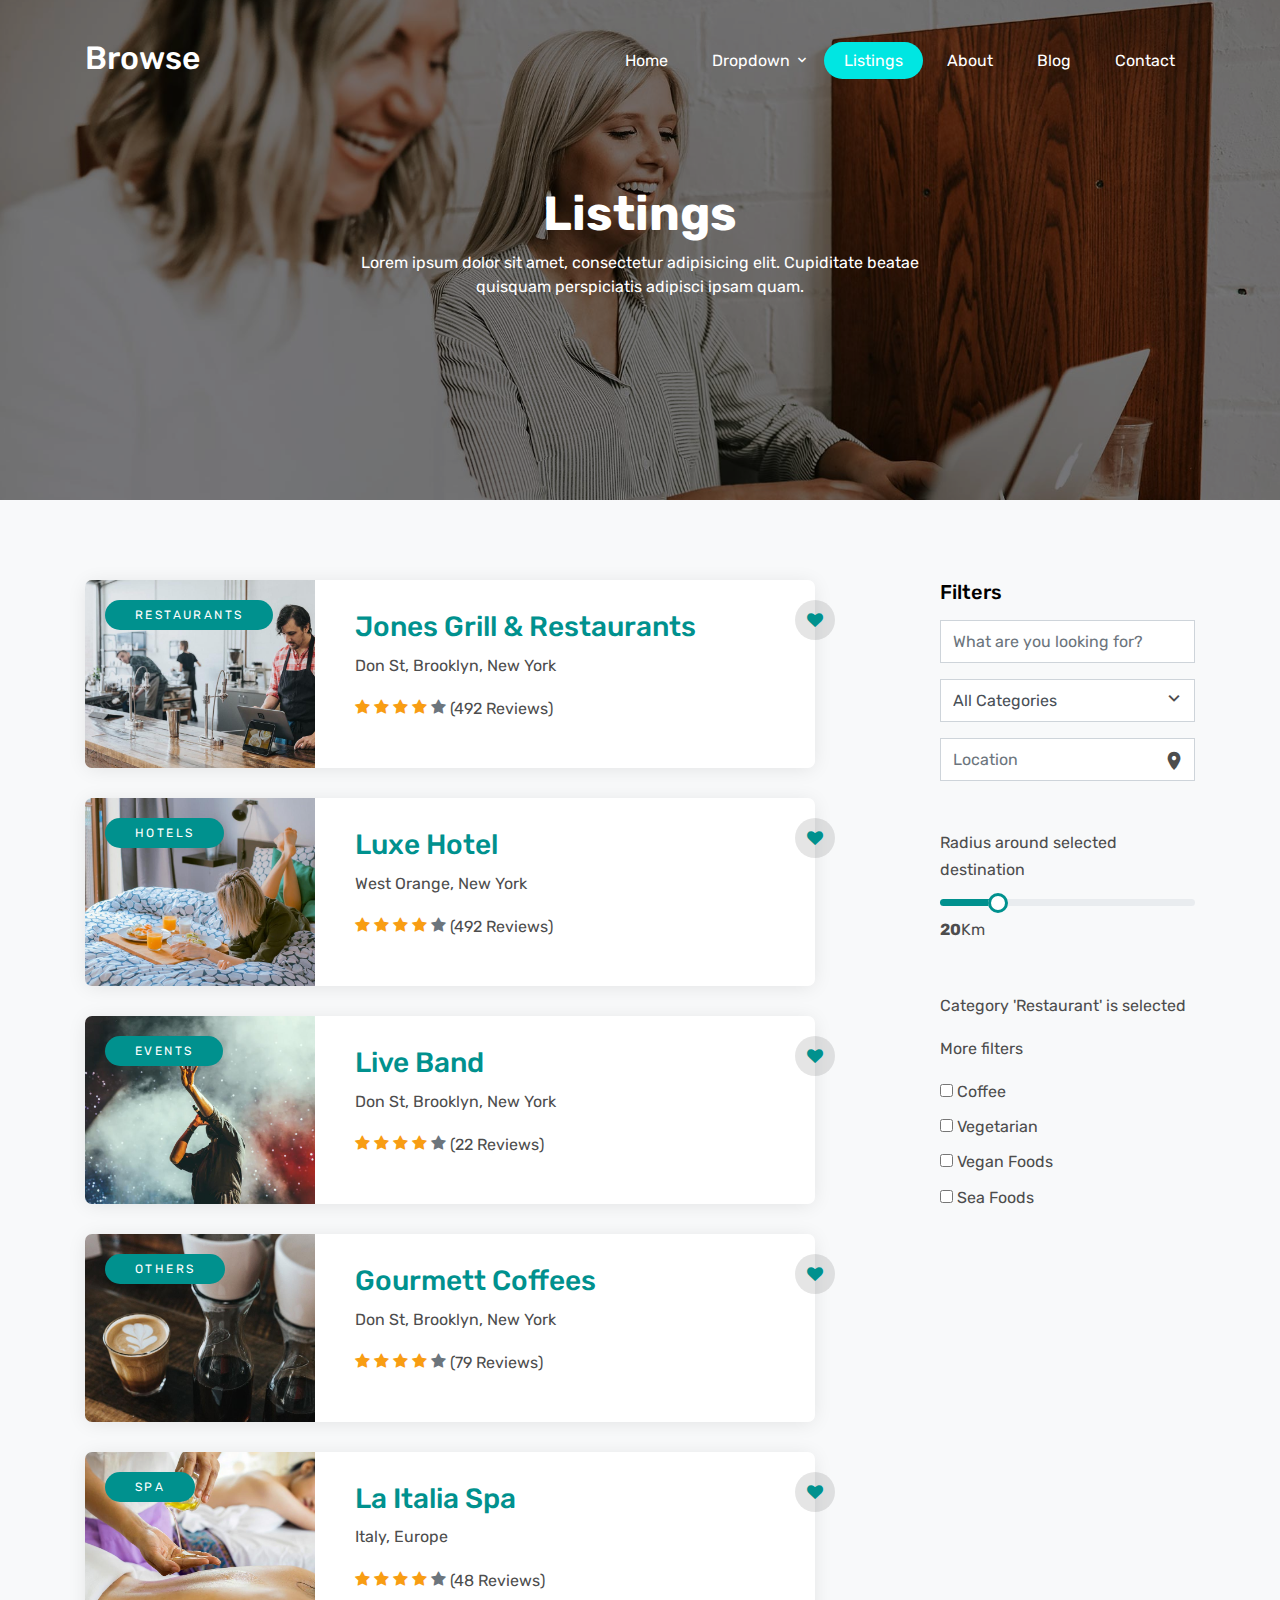
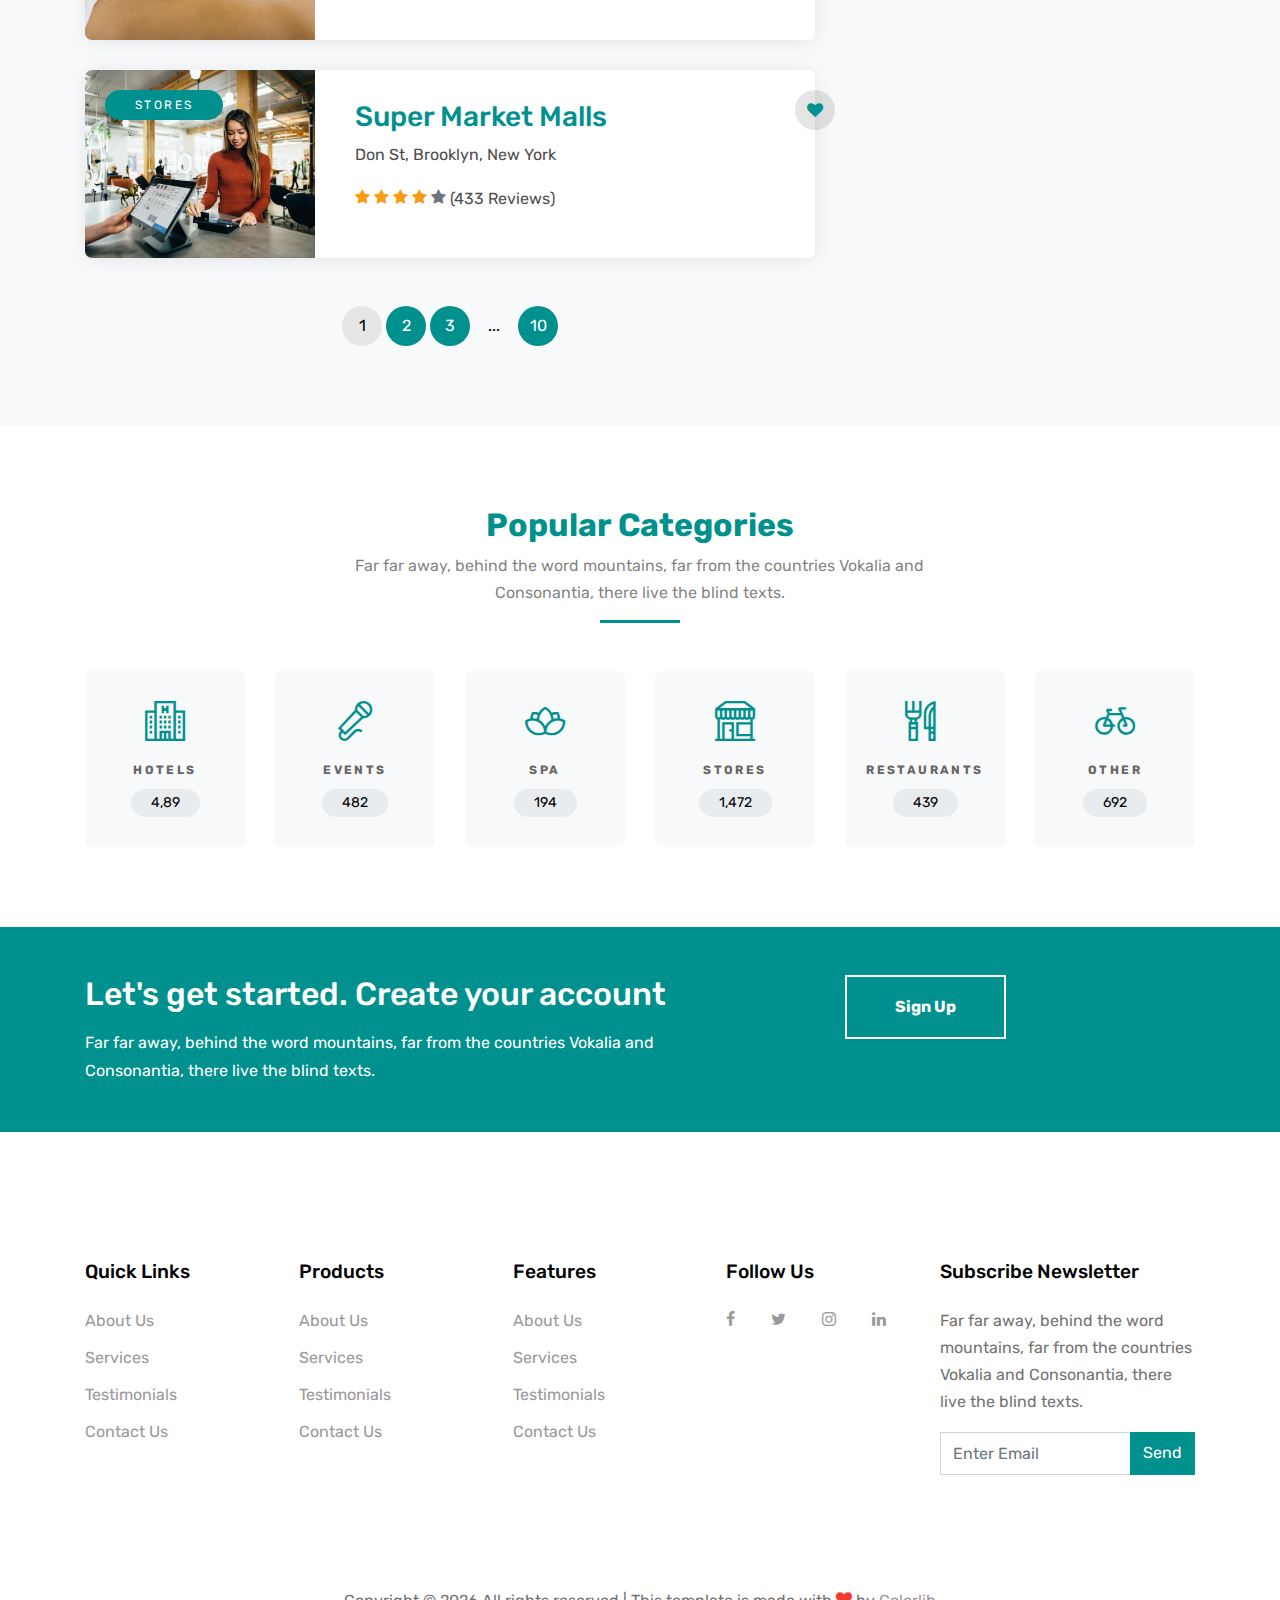
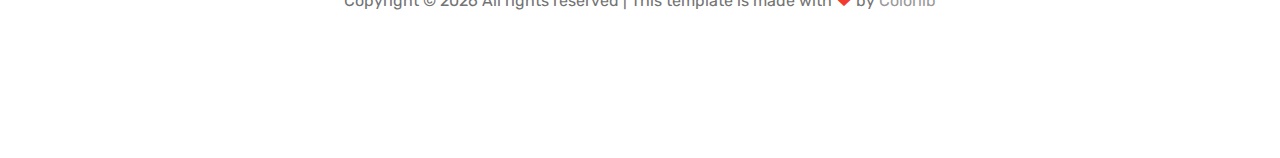
<file: listings.html>
<!DOCTYPE html>
<html lang="en">

<head>
    <title>Trà Sữa</title>
    <link rel="shortcut icon" type="image/png" href="images/logo.jpg">
    <meta charset="utf-8">
    <meta name="viewport" content="width=device-width, initial-scale=1, shrink-to-fit=no">

    <link href="https://fonts.googleapis.com/css?family=Rubik:400,700" rel="stylesheet">

    <link rel="stylesheet" href="fonts/icomoon/style.css">

    <link rel="stylesheet" href="css/bootstrap.min.css">
    <link rel="stylesheet" href="css/magnific-popup.css">
    <link rel="stylesheet" href="css/jquery-ui.css">
    <link rel="stylesheet" href="css/owl.carousel.min.css">
    <link rel="stylesheet" href="css/owl.theme.default.min.css">

    <link rel="stylesheet" href="css/bootstrap-datepicker.css">

    <link rel="stylesheet" href="fonts/flaticon/font/flaticon.css">

    <link rel="stylesheet" href="css/aos.css">
    <link rel="stylesheet" href="css/rangeslider.css">

    <link rel="stylesheet" href="css/style.css">

</head>

<body>

    <div class="site-wrap">

        <div class="site-mobile-menu">
            <div class="site-mobile-menu-header">
                <div class="site-mobile-menu-close mt-3">
                    <span class="icon-close2 js-menu-toggle"></span>
                </div>
            </div>
            <div class="site-mobile-menu-body"></div>
        </div>

        <header class="site-navbar" role="banner">

            <div class="container">
                <div class="row align-items-center">

                    <div class="col-11 col-xl-2">
                        <h1 class="mb-0 site-logo"><a href="index.html" class="text-white h2 mb-0">Browse</a></h1>
                    </div>
                    <div class="col-12 col-md-10 d-none d-xl-block">
                        <nav class="site-navigation position-relative text-right" role="navigation">

                            <ul class="site-menu js-clone-nav mr-auto d-none d-lg-block">
                                <li><a href="index.html"><span>Home</span></a></li>
                                <li class="has-children">
                                    <a href="about.html"><span>Dropdown</span></a>
                                    <ul class="dropdown arrow-top">
                                        <li><a href="#">Menu One</a></li>
                                        <li><a href="#">Menu Two</a></li>
                                        <li><a href="#">Menu Three</a></li>
                                        <li class="has-children">
                                            <a href="#">Dropdown</a>
                                            <ul class="dropdown">
                                                <li><a href="#">Menu One</a></li>
                                                <li><a href="#">Menu Two</a></li>
                                                <li><a href="#">Menu Three</a></li>
                                                <li><a href="#">Menu Four</a></li>
                                            </ul>
                                        </li>
                                    </ul>
                                </li>
                                <li class="active"><a href="listings.html"><span>Listings</span></a></li>
                                <li><a href="about.html"><span>About</span></a></li>
                                <li><a href="blog.html"><span>Blog</span></a></li>
                                <li><a href="contact.html"><span>Contact</span></a></li>
                            </ul>
                        </nav>
                    </div>


                    <div class="d-inline-block d-xl-none ml-md-0 mr-auto py-3" style="position: relative; top: 3px;"><a href="#" class="site-menu-toggle js-menu-toggle text-white"><span class="icon-menu h3"></span></a></div>

                </div>

            </div>
    </div>

    </header>



    <div class="site-blocks-cover inner-page-cover overlay" style="background-image: url(images/hero_1.jpg);" data-aos="fade" data-stellar-background-ratio="0.5">
        <div class="container">
            <div class="row align-items-center justify-content-center text-center">

                <div class="col-md-10" data-aos="fade-up" data-aos-delay="400">


                    <div class="row justify-content-center">
                        <div class="col-md-8 text-center">
                            <h1>Listings</h1>
                            <p data-aos="fade-up" data-aos-delay="100">Lorem ipsum dolor sit amet, consectetur adipisicing elit. Cupiditate beatae quisquam perspiciatis adipisci ipsam quam.</p>
                        </div>
                    </div>


                </div>
            </div>
        </div>
    </div>


    <div class="site-section bg-light">
        <div class="container">
            <div class="row">
                <div class="col-lg-8">

                    <div class="d-block d-md-flex listing-horizontal">

                        <a href="#" class="img d-block" style="background-image: url('images/img_2.jpg')">
                            <span class="category">Restaurants</span>
                        </a>

                        <div class="lh-content">
                            <a href="#" class="bookmark"><span class="icon-heart"></span></a>
                            <h3><a href="#">Jones Grill &amp; Restaurants</a></h3>
                            <p>Don St, Brooklyn, New York</p>
                            <p>
                                <span class="icon-star text-warning"></span>
                                <span class="icon-star text-warning"></span>
                                <span class="icon-star text-warning"></span>
                                <span class="icon-star text-warning"></span>
                                <span class="icon-star text-secondary"></span>
                                <span>(492 Reviews)</span>
                            </p>


                        </div>

                    </div>

                    <div class="d-block d-md-flex listing-horizontal">

                        <a href="#" class="img d-block" style="background-image: url('images/img_1.jpg')">
                            <span class="category">Hotels</span>
                        </a>

                        <div class="lh-content">
                            <a href="#" class="bookmark"><span class="icon-heart"></span></a>
                            <h3><a href="#">Luxe Hotel</a></h3>
                            <p>West Orange, New York</p>
                            <p>
                                <span class="icon-star text-warning"></span>
                                <span class="icon-star text-warning"></span>
                                <span class="icon-star text-warning"></span>
                                <span class="icon-star text-warning"></span>
                                <span class="icon-star text-secondary"></span>
                                <span>(492 Reviews)</span>
                            </p>


                        </div>

                    </div>

                    <div class="d-block d-md-flex listing-horizontal">

                        <a href="#" class="img d-block" style="background-image: url('images/img_3.jpg')">
                            <span class="category">Events</span>
                        </a>

                        <div class="lh-content">
                            <a href="#" class="bookmark"><span class="icon-heart"></span></a>
                            <h3><a href="#">Live Band</a></h3>
                            <p>Don St, Brooklyn, New York</p>
                            <p>
                                <span class="icon-star text-warning"></span>
                                <span class="icon-star text-warning"></span>
                                <span class="icon-star text-warning"></span>
                                <span class="icon-star text-warning"></span>
                                <span class="icon-star text-secondary"></span>
                                <span>(22 Reviews)</span>
                            </p>


                        </div>

                    </div>


                    <div class="d-block d-md-flex listing-horizontal">

                        <a href="#" class="img d-block" style="background-image: url('images/img_4.jpg')">
                            <span class="category">Others</span>
                        </a>

                        <div class="lh-content">
                            <a href="#" class="bookmark"><span class="icon-heart"></span></a>
                            <h3><a href="#">Gourmett Coffees</a></h3>
                            <p>Don St, Brooklyn, New York</p>
                            <p>
                                <span class="icon-star text-warning"></span>
                                <span class="icon-star text-warning"></span>
                                <span class="icon-star text-warning"></span>
                                <span class="icon-star text-warning"></span>
                                <span class="icon-star text-secondary"></span>
                                <span>(79 Reviews)</span>
                            </p>


                        </div>

                    </div>

                    <div class="d-block d-md-flex listing-horizontal">

                        <a href="#" class="img d-block" style="background-image: url('images/img_5.jpg')">
                            <span class="category">Spa</span>
                        </a>

                        <div class="lh-content">
                            <a href="#" class="bookmark"><span class="icon-heart"></span></a>
                            <h3><a href="#">La Italia Spa</a></h3>
                            <p>Italy, Europe</p>
                            <p>
                                <span class="icon-star text-warning"></span>
                                <span class="icon-star text-warning"></span>
                                <span class="icon-star text-warning"></span>
                                <span class="icon-star text-warning"></span>
                                <span class="icon-star text-secondary"></span>
                                <span>(48 Reviews)</span>
                            </p>


                        </div>

                    </div>

                    <div class="d-block d-md-flex listing-horizontal">

                        <a href="#" class="img d-block" style="background-image: url('images/img_6.jpg')">
                            <span class="category">Stores</span>
                        </a>

                        <div class="lh-content">
                            <a href="#" class="bookmark"><span class="icon-heart"></span></a>
                            <h3><a href="#">Super Market Malls</a></h3>
                            <p>Don St, Brooklyn, New York</p>
                            <p>
                                <span class="icon-star text-warning"></span>
                                <span class="icon-star text-warning"></span>
                                <span class="icon-star text-warning"></span>
                                <span class="icon-star text-warning"></span>
                                <span class="icon-star text-secondary"></span>
                                <span>(433 Reviews)</span>
                            </p>


                        </div>

                    </div>

                    <div class="col-12 mt-5 text-center">
                        <div class="custom-pagination">
                            <span>1</span>
                            <a href="#">2</a>
                            <a href="#">3</a>
                            <span class="more-page">...</span>
                            <a href="#">10</a>
                        </div>
                    </div>

                </div>
                <div class="col-lg-3 ml-auto">

                    <div class="mb-5">
                        <h3 class="h5 text-black mb-3">Filters</h3>
                        <form action="#" method="post">
                            <div class="form-group">
                                <input type="text" placeholder="What are you looking for?" class="form-control">
                            </div>
                            <div class="form-group">
                                <div class="select-wrap">
                                    <span class="icon"><span class="icon-keyboard_arrow_down"></span></span>
                                    <select class="form-control" name="" id="">
                        <option value="">All Categories</option>
                        <option value="">Appartment</option>
                        <option value="">Restaurant</option>
                        <option value="">Eat &amp; Drink</option>
                        <option value="">Events</option>
                        <option value="">Fitness</option>
                        <option value="">Others</option>
                      </select>
                                </div>
                            </div>
                            <div class="form-group">
                                <!-- select-wrap, .wrap-icon -->
                                <div class="wrap-icon">
                                    <span class="icon icon-room"></span>
                                    <input type="text" placeholder="Location" class="form-control">
                                </div>
                            </div>
                        </form>
                    </div>

                    <div class="mb-5">
                        <form action="#" method="post">
                            <div class="form-group">
                                <p>Radius around selected destination</p>
                            </div>
                            <div class="form-group">
                                <input type="range" min="0" max="100" value="20" data-rangeslider>
                            </div>
                        </form>
                    </div>

                    <div class="mb-5">
                        <form action="#" method="post">
                            <div class="form-group">
                                <p>Category 'Restaurant' is selected</p>
                                <p>More filters</p>
                            </div>
                            <div class="form-group">
                                <ul class="list-unstyled">
                                    <li>
                                        <label for="option1">
                        <input type="checkbox" id="option1">
                        Coffee
                      </label>
                                    </li>
                                    <li>
                                        <label for="option2">
                        <input type="checkbox" id="option2">
                        Vegetarian
                      </label>
                                    </li>
                                    <li>
                                        <label for="option3">
                        <input type="checkbox" id="option3">
                        Vegan Foods
                      </label>
                                    </li>
                                    <li>
                                        <label for="option4">
                        <input type="checkbox" id="option4">
                        Sea Foods
                      </label>
                                    </li>
                                </ul>
                            </div>
                        </form>
                    </div>

                </div>

            </div>
        </div>
    </div>

    <div class="site-section">
        <div class="container">
            <div class="row justify-content-center mb-5">
                <div class="col-md-7 text-center border-primary">
                    <h2 class="font-weight-light text-primary">Popular Categories</h2>
                    <p class="color-black-opacity-5">Far far away, behind the word mountains, far from the countries Vokalia and Consonantia, there live the blind texts.</p>
                </div>
            </div>

            <div class="row align-items-stretch">
                <div class="col-6 col-sm-6 col-md-4 mb-4 mb-lg-0 col-lg-2">
                    <a href="#" class="popular-category h-100">
                        <span class="icon mb-3"><span class="flaticon-hotel"></span></span>
                        <span class="caption mb-2 d-block">Hotels</span>
                        <span class="number">4,89</span>
                    </a>
                </div>
                <div class="col-6 col-sm-6 col-md-4 mb-4 mb-lg-0 col-lg-2">
                    <a href="#" class="popular-category h-100">
                        <span class="icon mb-3"><span class="flaticon-microphone"></span></span>
                        <span class="caption mb-2 d-block">Events</span>
                        <span class="number">482</span>
                    </a>
                </div>
                <div class="col-6 col-sm-6 col-md-4 mb-4 mb-lg-0 col-lg-2">
                    <a href="#" class="popular-category h-100">
                        <span class="icon mb-3"><span class="flaticon-flower"></span></span>
                        <span class="caption mb-2 d-block">Spa</span>
                        <span class="number">194</span>
                    </a>
                </div>
                <div class="col-6 col-sm-6 col-md-4 mb-4 mb-lg-0 col-lg-2">
                    <a href="#" class="popular-category h-100">
                        <span class="icon mb-3"><span class="flaticon-restaurant"></span></span>
                        <span class="caption mb-2 d-block">Stores</span>
                        <span class="number">1,472</span>
                    </a>
                </div>
                <div class="col-6 col-sm-6 col-md-4 mb-4 mb-lg-0 col-lg-2">
                    <a href="#" class="popular-category h-100">
                        <span class="icon mb-3"><span class="flaticon-cutlery"></span></span>
                        <span class="caption mb-2 d-block">Restaurants</span>
                        <span class="number">439</span>
                    </a>
                </div>
                <div class="col-6 col-sm-6 col-md-4 mb-4 mb-lg-0 col-lg-2">
                    <a href="#" class="popular-category h-100">
                        <span class="icon mb-3"><span class="flaticon-bike"></span></span>
                        <span class="caption mb-2 d-block">Other</span>
                        <span class="number">692</span>
                    </a>
                </div>
            </div>


        </div>
    </div>


    <div class="py-5 bg-primary">
        <div class="container">
            <div class="row">
                <div class="col-lg-7 mr-auto mb-4 mb-lg-0">
                    <h2 class="mb-3 mt-0 text-white">Let's get started. Create your account</h2>
                    <p class="mb-0 text-white">Far far away, behind the word mountains, far from the countries Vokalia and Consonantia, there live the blind texts.</p>
                </div>
                <div class="col-lg-4">
                    <p class="mb-0"><a href="signup.html" class="btn btn-outline-white text-white btn-md px-5 font-weight-bold btn-md-block">Sign Up</a></p>
                </div>
            </div>
        </div>
    </div>

    <footer class="site-footer">
        <div class="container">
            <div class="row">
                <div class="col-md-9">
                    <div class="row">
                        <div class="col-md-6 mb-5 mb-lg-0 col-lg-3">
                            <h2 class="footer-heading mb-4">Quick Links</h2>
                            <ul class="list-unstyled">
                                <li><a href="#">About Us</a></li>
                                <li><a href="#">Services</a></li>
                                <li><a href="#">Testimonials</a></li>
                                <li><a href="#">Contact Us</a></li>
                            </ul>
                        </div>
                        <div class="col-md-6 mb-5 mb-lg-0 col-lg-3">
                            <h2 class="footer-heading mb-4">Products</h2>
                            <ul class="list-unstyled">
                                <li><a href="#">About Us</a></li>
                                <li><a href="#">Services</a></li>
                                <li><a href="#">Testimonials</a></li>
                                <li><a href="#">Contact Us</a></li>
                            </ul>
                        </div>
                        <div class="col-md-6 mb-5 mb-lg-0 col-lg-3">
                            <h2 class="footer-heading mb-4">Features</h2>
                            <ul class="list-unstyled">
                                <li><a href="#">About Us</a></li>
                                <li><a href="#">Services</a></li>
                                <li><a href="#">Testimonials</a></li>
                                <li><a href="#">Contact Us</a></li>
                            </ul>
                        </div>
                        <div class="col-md-6 mb-5 mb-lg-0 col-lg-3">
                            <h2 class="footer-heading mb-4">Follow Us</h2>
                            <a href="#" class="pl-0 pr-3"><span class="icon-facebook"></span></a>
                            <a href="#" class="pl-3 pr-3"><span class="icon-twitter"></span></a>
                            <a href="#" class="pl-3 pr-3"><span class="icon-instagram"></span></a>
                            <a href="#" class="pl-3 pr-3"><span class="icon-linkedin"></span></a>
                        </div>
                    </div>
                </div>
                <div class="col-lg-3">
                    <h2 class="footer-heading mb-4">Subscribe Newsletter</h2>
                    <p>Far far away, behind the word mountains, far from the countries Vokalia and Consonantia, there live the blind texts.</p>
                    <form action="#" method="post">
                        <div class="input-group mb-3">
                            <input type="text" class="form-control bg-transparent" placeholder="Enter Email" aria-label="Enter Email" aria-describedby="button-addon2">
                            <div class="input-group-append">
                                <button class="btn btn-primary text-white" type="button" id="button-addon2">Send</button>
                            </div>
                        </div>
                    </form>
                </div>
            </div>
            <div class="row pt-5 mt-5">
                <div class="col-12 text-md-center text-left">
                    <p>
                        <!-- Link back to Colorlib can't be removed. Template is licensed under CC BY 3.0. -->
                        Copyright &copy;
                        <script>
                            document.write(new Date().getFullYear());
                        </script> All rights reserved | This template is made with <i class="icon-heart text-danger" aria-hidden="true"></i> by <a href="https://colorlib.com" target="_blank">Colorlib</a>
                        <!-- Link back to Colorlib can't be removed. Template is licensed under CC BY 3.0. -->
                    </p>
                </div>
            </div>
        </div>
    </footer>
    </div>

    <script src="js/jquery-3.3.1.min.js"></script>
    <script src="js/jquery-migrate-3.0.1.min.js"></script>
    <script src="js/jquery-ui.js"></script>
    <script src="js/popper.min.js"></script>
    <script src="js/bootstrap.min.js"></script>
    <script src="js/owl.carousel.min.js"></script>
    <script src="js/jquery.stellar.min.js"></script>
    <script src="js/jquery.countdown.min.js"></script>
    <script src="js/jquery.magnific-popup.min.js"></script>
    <script src="js/bootstrap-datepicker.min.js"></script>
    <script src="js/aos.js"></script>
    <script src="js/rangeslider.min.js"></script>

    <script src="js/main.js"></script>

</body>

</html>
</file>
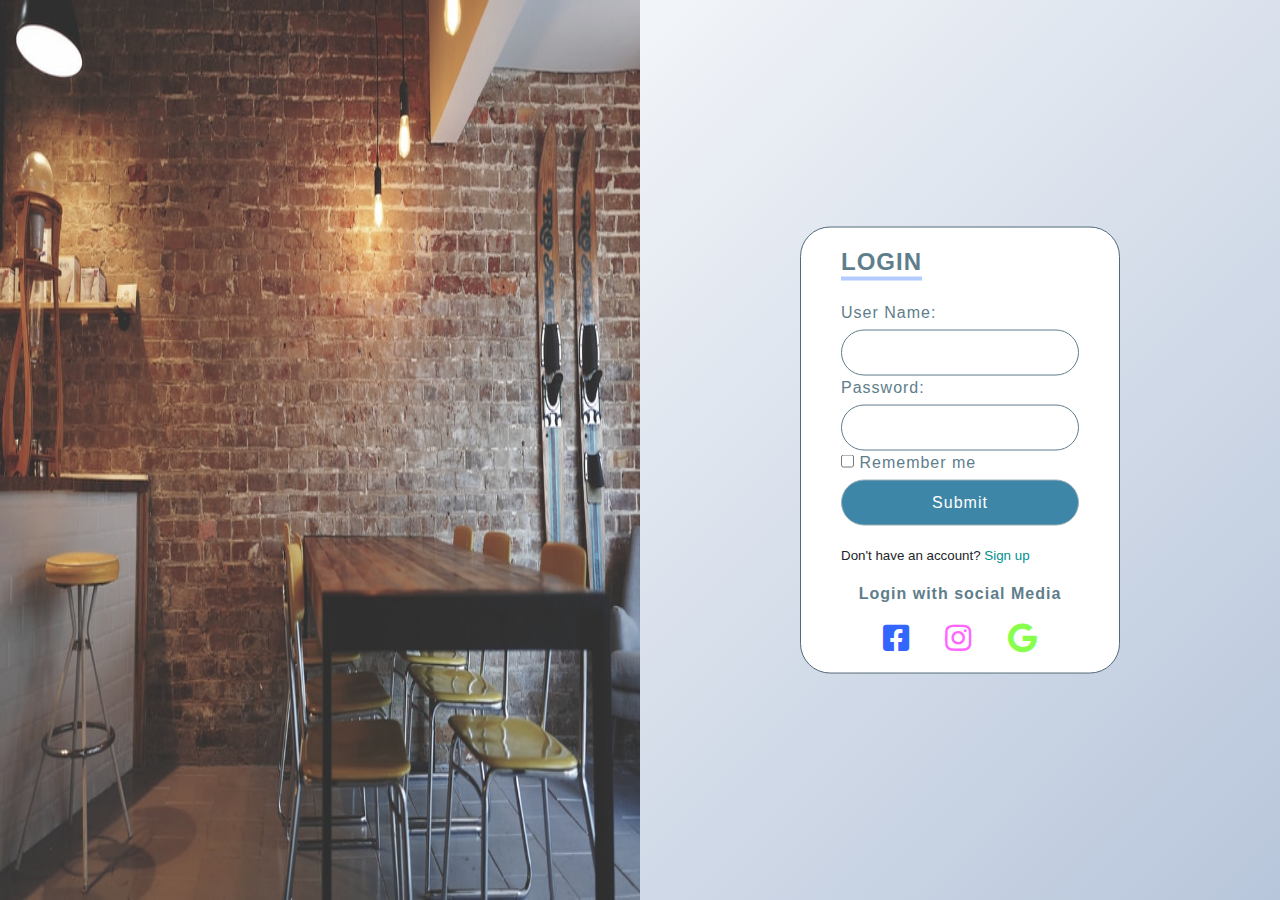
<file: login.html>
<!DOCTYPE html>
<html lang="en">

<head>
    <title>Login Page</title>
    <link rel="shortcut icon" type="image/png" href="images/logo.jpg">
    <meta charset="utf-8">
    <meta name="viewport" content="width=device-width, initial-scale=1, shrink-to-fit=no">
    <link rel="stylesheet" href="fonts/icomoon/style.css">

    <link rel="stylesheet" href="css/bootstrap.min.css">
    <link rel="stylesheet" href="css/magnific-popup.css">
    <link rel="stylesheet" href="css/jquery-ui.css">
    <link rel="stylesheet" href="css/owl.carousel.min.css">
    <link rel="stylesheet" href="css/owl.theme.default.min.css">
    <link rel="stylesheet" href="css/bootstrap-datepicker.css">
    <link rel="stylesheet" href="fonts/flaticon/font/flaticon.css">
    <link rel="stylesheet" href="css/login.css">
    <link href="https://stackpath.bootstrapcdn.com/font-awesome/4.7.0/css/font-awesome.min.css" rel="stylesheet" integrity="sha384-wvfXpqpZZVQGK6TAh5PVlGOfQNHSoD2xbE+QkPxCAFlNEevoEH3Sl0sibVcOQVnN" crossorigin="anonymous">
    <link rel="stylesheet" href="https://use.fontawesome.com/releases/v5.13.0/css/all.css">

</head>

<body>
    <img src="images/bg_6.jfif" class="col-md-6 col-12 bg_left_lg">
    <div class="col-md-6 col-12 login_form_contain">
        <div class="login_form">
            <h3>Login</h3>
            <div>
                <label>User Name: </label>
                <input type="text" name="userName">
            </div>
            <div>
                <label>Password: </label>
                <input type="password" name="password">
            </div>
            <div class="remember">
                <label><input type="checkbox" name="remember"> Remember me</label>
            </div>
            <div class="submit_btn">
                <input type="submit" value="Submit" class="submit" name="">
            </div>
            <div class="account_remain">
                <p>Don't have an account? <a href="#"> Sign up</a></p>
            </div>
            <div>
                <h5> Login with social Media</h5>
                <div class="social_media_contain">
                    <i class="fab fa-facebook-square"></i>
                    <i class="fab fa-instagram"></i>
                    <i class="fab fa-google"></i>
                </div>
            </div>
        </div>
</body>
</file>
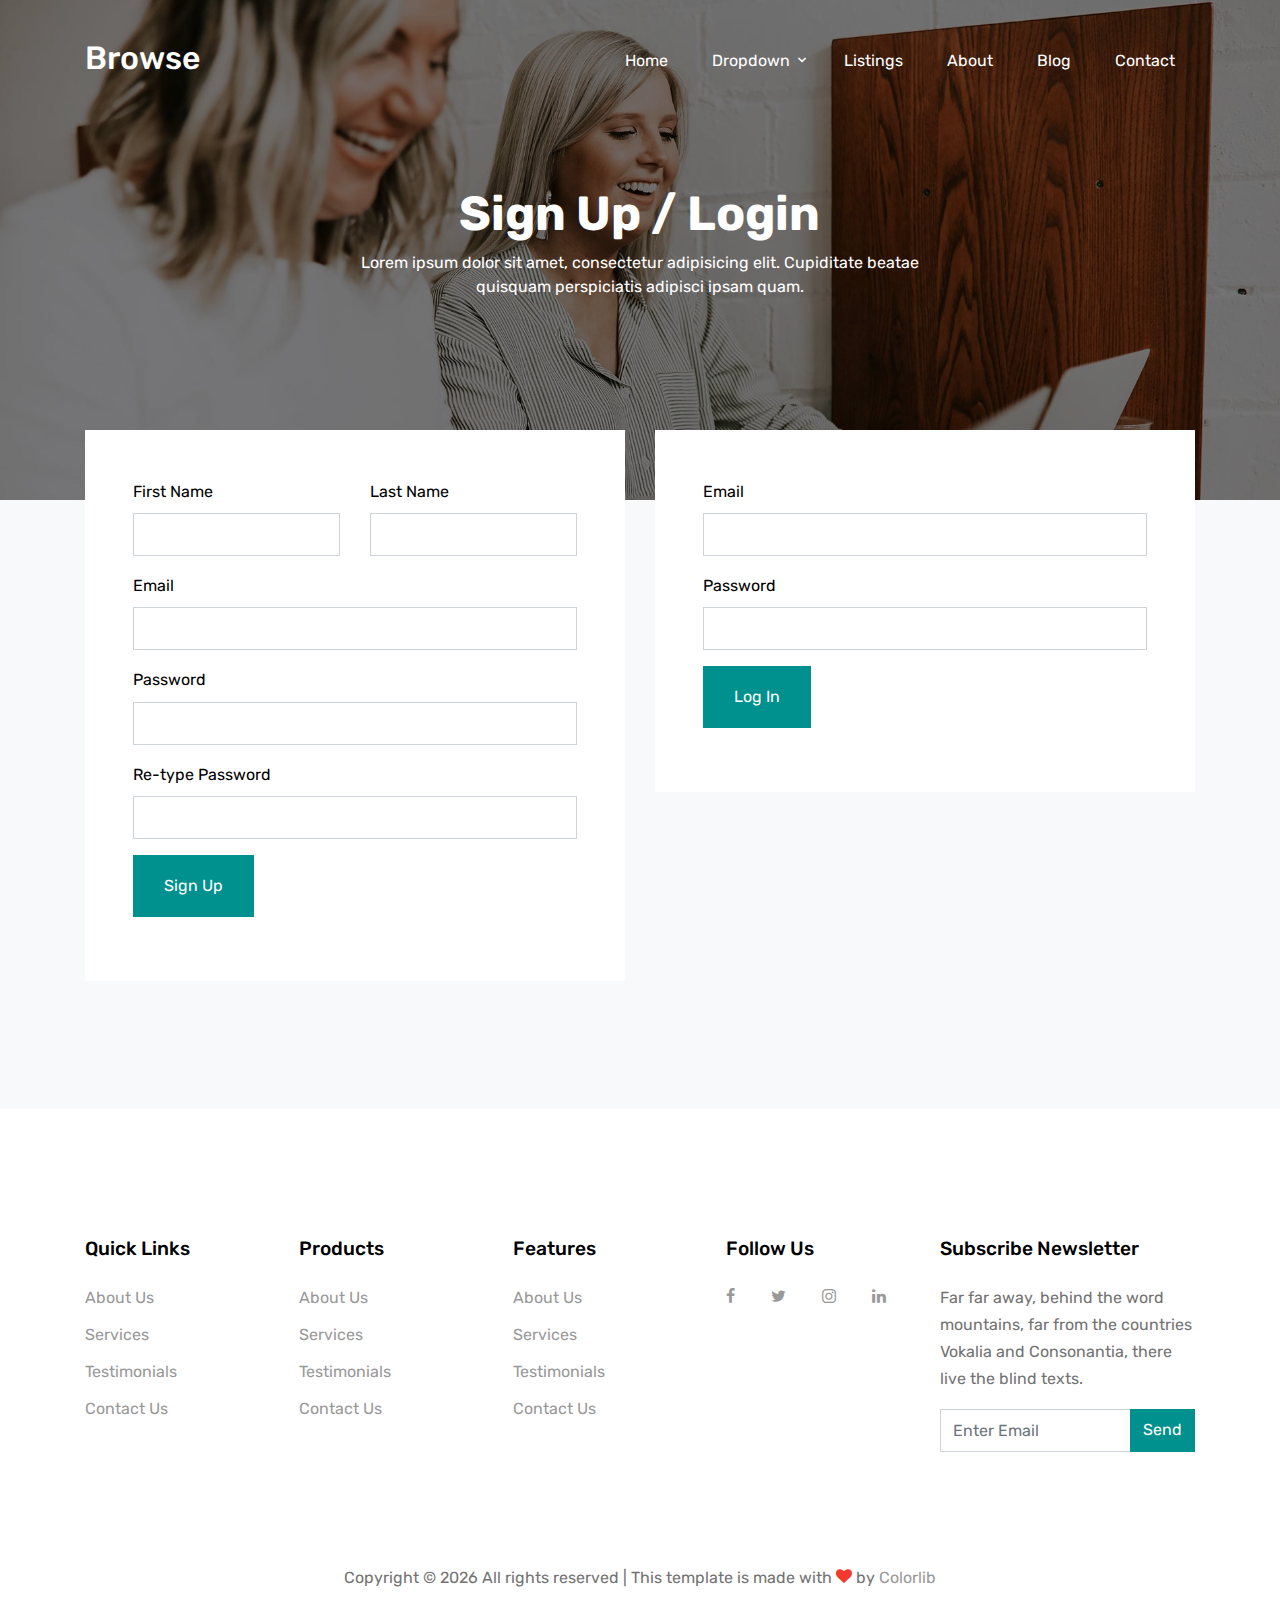
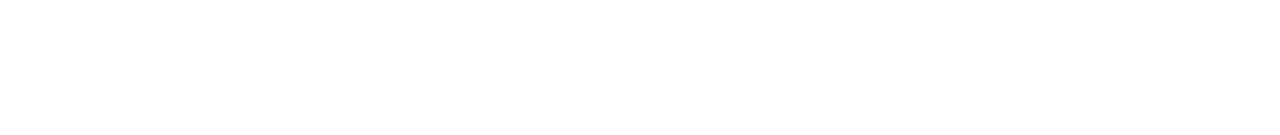
<file: signup.html>
<!DOCTYPE html>
<html lang="en">

<head>
    <title>Trà Sữa</title>
    <link rel="shortcut icon" type="image/png" href="images/logo.jpg">
    <meta charset="utf-8">
    <meta name="viewport" content="width=device-width, initial-scale=1, shrink-to-fit=no">

    <link href="https://fonts.googleapis.com/css?family=Rubik:400,700" rel="stylesheet">

    <link rel="stylesheet" href="fonts/icomoon/style.css">

    <link rel="stylesheet" href="css/bootstrap.min.css">
    <link rel="stylesheet" href="css/magnific-popup.css">
    <link rel="stylesheet" href="css/jquery-ui.css">
    <link rel="stylesheet" href="css/owl.carousel.min.css">
    <link rel="stylesheet" href="css/owl.theme.default.min.css">

    <link rel="stylesheet" href="css/bootstrap-datepicker.css">

    <link rel="stylesheet" href="fonts/flaticon/font/flaticon.css">

    <link rel="stylesheet" href="css/aos.css">
    <link rel="stylesheet" href="css/rangeslider.css">

    <link rel="stylesheet" href="css/style.css">

</head>

<body>

    <div class="site-wrap">

        <div class="site-mobile-menu">
            <div class="site-mobile-menu-header">
                <div class="site-mobile-menu-close mt-3">
                    <span class="icon-close2 js-menu-toggle"></span>
                </div>
            </div>
            <div class="site-mobile-menu-body"></div>
        </div>

        <header class="site-navbar" role="banner">

            <div class="container">
                <div class="row align-items-center">

                    <div class="col-11 col-xl-2">
                        <h1 class="mb-0 site-logo"><a href="index.html" class="text-white h2 mb-0">Browse</a></h1>
                    </div>
                    <div class="col-12 col-md-10 d-none d-xl-block">
                        <nav class="site-navigation position-relative text-right" role="navigation">

                            <ul class="site-menu js-clone-nav mr-auto d-none d-lg-block">
                                <li><a href="index.html"><span>Home</span></a></li>
                                <li class="has-children">
                                    <a href="about.html"><span>Dropdown</span></a>
                                    <ul class="dropdown arrow-top">
                                        <li><a href="#">Menu One</a></li>
                                        <li><a href="#">Menu Two</a></li>
                                        <li><a href="#">Menu Three</a></li>
                                        <li class="has-children">
                                            <a href="#">Dropdown</a>
                                            <ul class="dropdown">
                                                <li><a href="#">Menu One</a></li>
                                                <li><a href="#">Menu Two</a></li>
                                                <li><a href="#">Menu Three</a></li>
                                                <li><a href="#">Menu Four</a></li>
                                            </ul>
                                        </li>
                                    </ul>
                                </li>
                                <li><a href="listings.html"><span>Listings</span></a></li>
                                <li><a href="about.html"><span>About</span></a></li>
                                <li><a href="blog.html"><span>Blog</span></a></li>
                                <li><a href="contact.html"><span>Contact</span></a></li>
                            </ul>
                        </nav>
                    </div>


                    <div class="d-inline-block d-xl-none ml-md-0 mr-auto py-3" style="position: relative; top: 3px;"><a href="#" class="site-menu-toggle js-menu-toggle text-white"><span class="icon-menu h3"></span></a></div>

                </div>

            </div>
    </div>

    </header>



    <div class="site-blocks-cover inner-page-cover overlay" style="background-image: url(images/hero_1.jpg);" data-aos="fade" data-stellar-background-ratio="0.5">
        <div class="container">
            <div class="row align-items-center justify-content-center text-center">

                <div class="col-md-10" data-aos="fade-up" data-aos-delay="400">


                    <div class="row justify-content-center">
                        <div class="col-md-8 text-center">
                            <h1>Sign Up / Login</h1>
                            <p data-aos="fade-up" data-aos-delay="100">Lorem ipsum dolor sit amet, consectetur adipisicing elit. Cupiditate beatae quisquam perspiciatis adipisci ipsam quam.</p>
                        </div>
                    </div>


                </div>
            </div>
        </div>
    </div>

    <div class="site-section bg-light">
        <div class="container">
            <div class="row">
                <div class="col-md-6 mb-5">



                    <form action="#" class="p-5 bg-white" style="margin-top: -150px;">


                        <div class="row form-group">
                            <div class="col-md-6 mb-3 mb-md-0">
                                <label class="text-black" for="fname">First Name</label>
                                <input type="text" id="fname" class="form-control">
                            </div>
                            <div class="col-md-6">
                                <label class="text-black" for="lname">Last Name</label>
                                <input type="text" id="lname" class="form-control">
                            </div>
                        </div>

                        <div class="row form-group">

                            <div class="col-md-12">
                                <label class="text-black" for="email">Email</label>
                                <input type="email" id="email" class="form-control">
                            </div>
                        </div>

                        <div class="row form-group">

                            <div class="col-md-12">
                                <label class="text-black" for="pass1">Password</label>
                                <input type="password" id="pass1" class="form-control">
                            </div>
                        </div>

                        <div class="row form-group">

                            <div class="col-md-12">
                                <label class="text-black" for="pass2">Re-type Password</label>
                                <input type="password" id="pass2" class="form-control">
                            </div>
                        </div>


                        <div class="row form-group">
                            <div class="col-md-12">
                                <input type="submit" value="Sign Up" class="btn btn-primary btn-md text-white">
                            </div>
                        </div>


                    </form>
                </div>
                <div class="col-md-6 mb-5">



                    <form action="#" class="p-5 bg-white" style="margin-top: -150px;">




                        <div class="row form-group">

                            <div class="col-md-12">
                                <label class="text-black" for="email">Email</label>
                                <input type="email" id="email2" class="form-control">
                            </div>
                        </div>

                        <div class="row form-group">

                            <div class="col-md-12">
                                <label class="text-black" for="pass1">Password</label>
                                <input type="password" id="pass3" class="form-control">
                            </div>
                        </div>



                        <div class="row form-group">
                            <div class="col-md-12">
                                <input type="submit" value="Log In" class="btn btn-primary btn-md text-white">
                            </div>
                        </div>


                    </form>
                </div>
            </div>
        </div>
    </div>

    <footer class="site-footer">
        <div class="container">
            <div class="row">
                <div class="col-md-9">
                    <div class="row">
                        <div class="col-md-6 mb-5 mb-lg-0 col-lg-3">
                            <h2 class="footer-heading mb-4">Quick Links</h2>
                            <ul class="list-unstyled">
                                <li><a href="#">About Us</a></li>
                                <li><a href="#">Services</a></li>
                                <li><a href="#">Testimonials</a></li>
                                <li><a href="#">Contact Us</a></li>
                            </ul>
                        </div>
                        <div class="col-md-6 mb-5 mb-lg-0 col-lg-3">
                            <h2 class="footer-heading mb-4">Products</h2>
                            <ul class="list-unstyled">
                                <li><a href="#">About Us</a></li>
                                <li><a href="#">Services</a></li>
                                <li><a href="#">Testimonials</a></li>
                                <li><a href="#">Contact Us</a></li>
                            </ul>
                        </div>
                        <div class="col-md-6 mb-5 mb-lg-0 col-lg-3">
                            <h2 class="footer-heading mb-4">Features</h2>
                            <ul class="list-unstyled">
                                <li><a href="#">About Us</a></li>
                                <li><a href="#">Services</a></li>
                                <li><a href="#">Testimonials</a></li>
                                <li><a href="#">Contact Us</a></li>
                            </ul>
                        </div>
                        <div class="col-md-6 mb-5 mb-lg-0 col-lg-3">
                            <h2 class="footer-heading mb-4">Follow Us</h2>
                            <a href="#" class="pl-0 pr-3"><span class="icon-facebook"></span></a>
                            <a href="#" class="pl-3 pr-3"><span class="icon-twitter"></span></a>
                            <a href="#" class="pl-3 pr-3"><span class="icon-instagram"></span></a>
                            <a href="#" class="pl-3 pr-3"><span class="icon-linkedin"></span></a>
                        </div>
                    </div>
                </div>
                <div class="col-lg-3">
                    <h2 class="footer-heading mb-4">Subscribe Newsletter</h2>
                    <p>Far far away, behind the word mountains, far from the countries Vokalia and Consonantia, there live the blind texts.</p>
                    <form action="#" method="post">
                        <div class="input-group mb-3">
                            <input type="text" class="form-control bg-transparent" placeholder="Enter Email" aria-label="Enter Email" aria-describedby="button-addon2">
                            <div class="input-group-append">
                                <button class="btn btn-primary text-white" type="button" id="button-addon2">Send</button>
                            </div>
                        </div>
                    </form>
                </div>
            </div>
            <div class="row pt-5 mt-5">
                <div class="col-12 text-md-center text-left">
                    <p>
                        <!-- Link back to Colorlib can't be removed. Template is licensed under CC BY 3.0. -->
                        Copyright &copy;
                        <script>
                            document.write(new Date().getFullYear());
                        </script> All rights reserved | This template is made with <i class="icon-heart text-danger" aria-hidden="true"></i> by <a href="https://colorlib.com" target="_blank">Colorlib</a>
                        <!-- Link back to Colorlib can't be removed. Template is licensed under CC BY 3.0. -->
                    </p>
                </div>
            </div>
        </div>
    </footer>
    </div>

    <script src="js/jquery-3.3.1.min.js"></script>
    <script src="js/jquery-migrate-3.0.1.min.js"></script>
    <script src="js/jquery-ui.js"></script>
    <script src="js/popper.min.js"></script>
    <script src="js/bootstrap.min.js"></script>
    <script src="js/owl.carousel.min.js"></script>
    <script src="js/jquery.stellar.min.js"></script>
    <script src="js/jquery.countdown.min.js"></script>
    <script src="js/jquery.magnific-popup.min.js"></script>
    <script src="js/bootstrap-datepicker.min.js"></script>
    <script src="js/aos.js"></script>
    <script src="js/rangeslider.min.js"></script>

    <script src="js/main.js"></script>

</body>

</html>
</file>
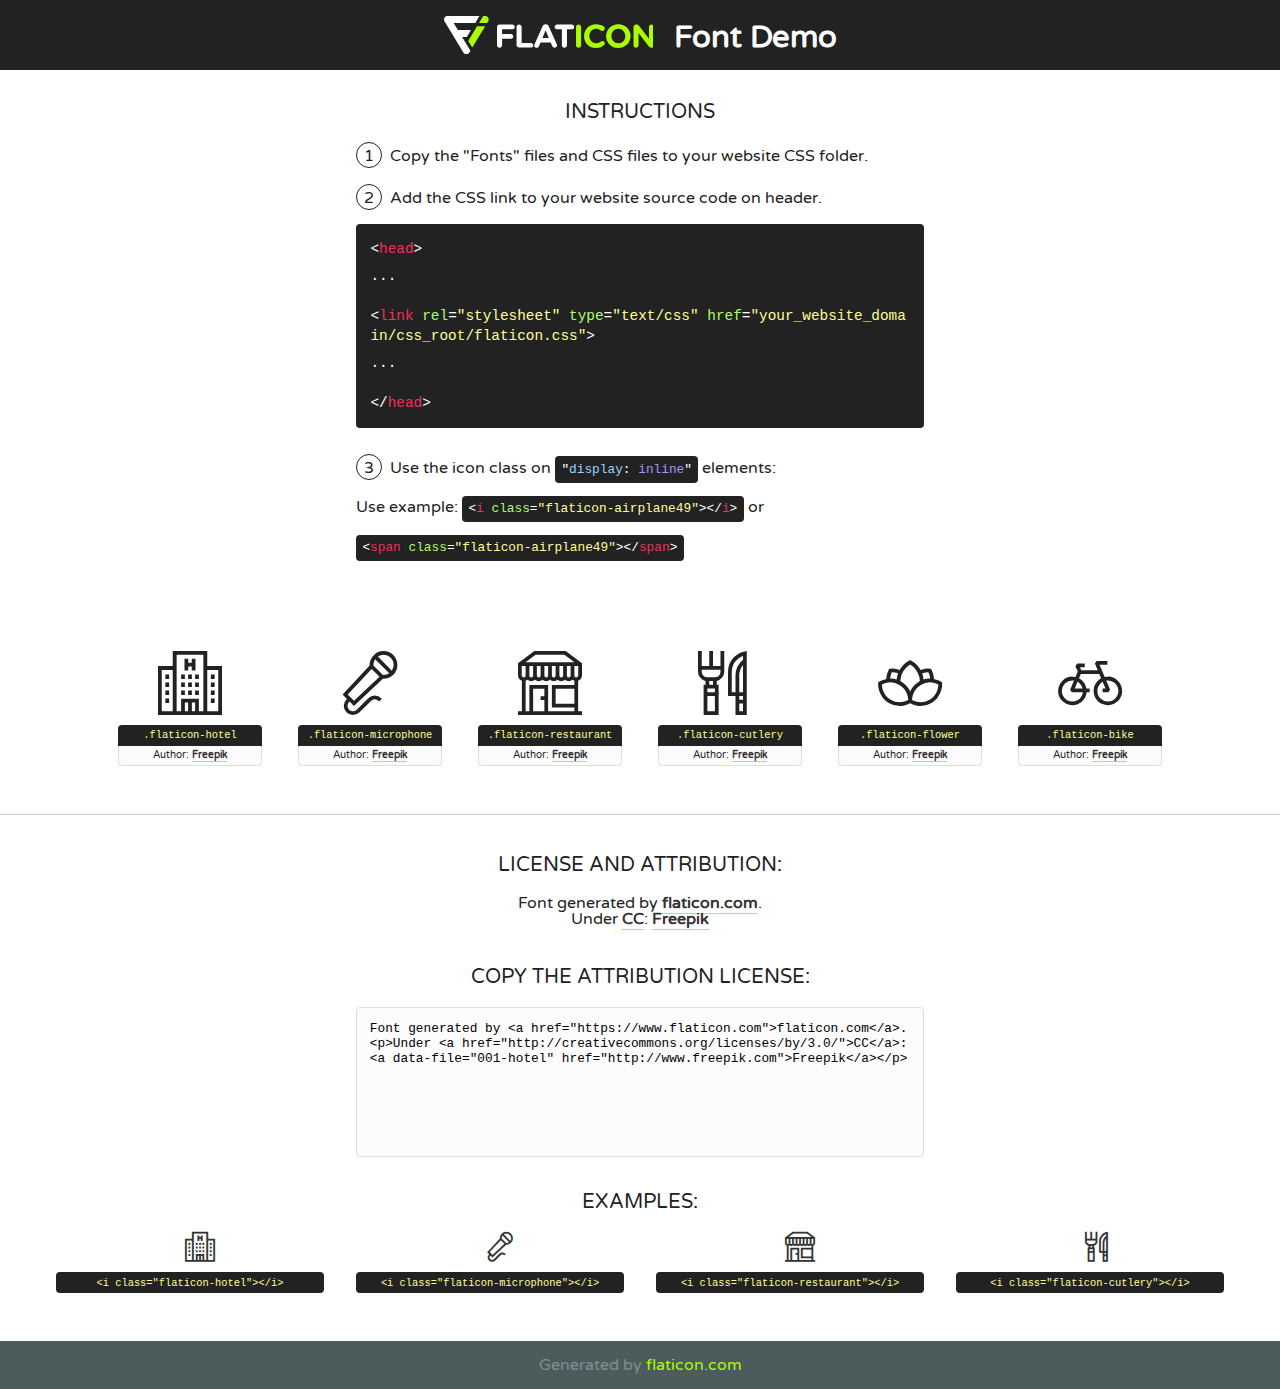
<file: fonts/flaticon/font/flaticon.html>
<!DOCTYPE html>
<!--
  Flaticon icon font: Flaticon
  Creation date: 05/05/2019 07:57
-->
<html>
<!DOCTYPE html>
<html>

<head>
    <title>Flaticon WebFont</title>
    <link href="http://fonts.googleapis.com/css?family=Varela+Round" rel="stylesheet" type="text/css" />
    <link rel="stylesheet" type="text/css" href="flaticon.css">
    <meta charset="UTF-8">
    <style>
    html, body, div, span, applet, object, iframe,
    h1, h2, h3, h4, h5, h6, p, blockquote, pre,
    a, abbr, acronym, address, big, cite, code,
    del, dfn, em, img, ins, kbd, q, s, samp,
    small, strike, strong, sub, sup, tt, var,
    b, u, i, center,
    dl, dt, dd, ol, ul, li,
    fieldset, form, label, legend,
    table, caption, tbody, tfoot, thead, tr, th, td,
    article, aside, canvas, details, embed, 
    figure, figcaption, footer, header, hgroup, 
    menu, nav, output, ruby, section, summary,
    time, mark, audio, video {
        margin: 0;
        padding: 0;
        border: 0;
        font-size: 100%;
        font: inherit;
        vertical-align: baseline;
    }
    /* HTML5 display-role reset for older browsers */
    article, aside, details, figcaption, figure, 
    footer, header, hgroup, menu, nav, section {
        display: block;
    }
    body {
        line-height: 1;
    }
    ol, ul {
        list-style: none;
    }
    blockquote, q {
        quotes: none;
    }
    blockquote:before, blockquote:after,
    q:before, q:after {
        content: '';
        content: none;
    }
    table {
        border-collapse: collapse;
        border-spacing: 0;
    }
    body {
        font-family: 'Varela Round', Helvetica, Arial, sans-serif;
        font-size: 16px;
        color: #222;
    }
    a {
        color: #333;
        border-bottom: 1px solid #a9fd00;
        font-weight: bold;
        text-decoration: none;
    }
    * {
        -moz-box-sizing: border-box;
        -webkit-box-sizing: border-box;
        box-sizing: border-box;
        margin: 0;
        padding: 0;
    }
    [class^="flaticon-"]:before, [class*=" flaticon-"]:before, [class^="flaticon-"]:after, [class*=" flaticon-"]:after {
        font-family: Flaticon;
        font-size: 30px;
        font-style: normal;
        margin-left: 20px;
        color: #333;
    }
    .wrapper {
        max-width: 600px;
        margin: auto;
        padding: 0 1em;
    }
    .title {
        font-size: 1.25em;
        text-align: center;
        margin-bottom: 1em;
        text-transform: uppercase;
    }
    header {
        text-align: center;
        background-color: #222;
        color: #fff;
        padding: 1em;
    }
    header .logo {
        width: 210px;
        height: 38px;
        display: inline-block;
        vertical-align: middle;
        margin-right: 1em;
        border: none;
    }
    header strong {
        font-size: 1.95em;
        font-weight: bold;
        vertical-align: middle;
        margin-top: 5px;
        display: inline-block;
    }
    .demo {
        margin: 2em auto;
        line-height: 1.25em;
    }
    .demo ul li {
        margin-bottom: 1em;
    }
    .demo ul li .num {
        color: #222;
        border-radius: 20px;
        display: inline-block;
        width: 26px;
        padding: 3px;
        height: 26px;
        text-align: center;
        margin-right: 0.5em;
        border: 1px solid #222;
    }
    .demo ul li code {
        background-color: #222;
        border-radius: 4px;
        padding: 0.25em 0.5em;
        display: inline-block;
        color: #fff;
        font-family: Consolas,Monaco,Lucida Console,Liberation Mono,DejaVu Sans Mono,Bitstream Vera Sans Mono,Courier New, monospace;
        font-weight: lighter;
        margin-top: 1em;
        font-size: 0.8em;
        word-break: break-all;
    }
    .demo ul li code.big {
        padding: 1em;
        font-size: 0.9em;
    }
    .demo ul li code .red {
        color: #EF3159;
    }
    .demo ul li code .green {
        color: #ACFF65;
    }
    .demo ul li code .yellow {
        color: #FFFF99;
    }
    .demo ul li code .blue {
        color: #99D3FF;
    }
    .demo ul li code .purple {
        color: #A295FF;
    }
    .demo ul li code .dots {
        margin-top: 0.5em;
        display: block;
    }
    #glyphs {
        border-bottom: 1px solid #ccc;
        padding: 2em 0;
        text-align: center;
    }
    .glyph {
        display: inline-block;
        width: 9em;
        margin: 1em;
        text-align: center;
        vertical-align: top;
        background: #FFF;
    }
    .glyph .glyph-icon {
        padding: 10px;
        display: block;
        font-family:"Flaticon";
        font-size: 64px;
        line-height: 1;
    }
    .glyph .glyph-icon:before {
        font-size: 64px;
        color: #222;
        margin-left: 0;
    }
    .class-name {
        font-size: 0.65em;
        background-color: #222;
        color: #fff;
        border-radius: 4px 4px 0 0;
        padding: 0.5em;
        color: #FFFF99;
        font-family: Consolas,Monaco,Lucida Console,Liberation Mono,DejaVu Sans Mono,Bitstream Vera Sans Mono,Courier New, monospace;
    }
    .author-name {
        font-size: 0.6em;
        background-color: #fcfcfd;
        border: 1px solid #DEDEE4;
        border-top: 0;
        border-radius: 0 0 4px 4px;
        padding: 0.5em;
    }
    .class-name:last-child {
        font-size: 10px;
        color:#888;
    }
    .class-name:last-child a {
        font-size: 10px;
        color:#555;
    }
    .class-name:last-child a:hover {
        color:#a9fd00;
    }
    .glyph > input {
        display: block;
        width: 100px;
        margin: 5px auto;
        text-align: center;
        font-size: 12px;
        cursor: text;
    }
    .glyph > input.icon-input {
        font-family:"Flaticon";
        font-size: 16px;
        margin-bottom: 10px;
    }
    .attribution .title {
        margin-top: 2em;
    }
    .attribution textarea {
        background-color: #fcfcfd;
        padding: 1em;
        border: none;
        box-shadow: none;
        border: 1px solid #DEDEE4;
        border-radius: 4px;
        resize: none;
        width: 100%;
        height: 150px;
        font-size: 0.8em;
        font-family: Consolas,Monaco,Lucida Console,Liberation Mono,DejaVu Sans Mono,Bitstream Vera Sans Mono,Courier New, monospace;
        -webkit-appearance: none;
    }
    .iconsuse {
        margin: 2em auto;
        text-align: center;
        max-width: 1200px;
    }
    .iconsuse:after {
        content: '';
        display: table;
        clear: both;
    }
    .iconsuse .image {
        float: left;
        width: 25%;
        padding: 0 1em;
    }
    .iconsuse .image p {
        margin-bottom: 1em;
    }
    .iconsuse .image span {
        display: block;
        font-size: 0.65em;
        background-color: #222;
        color: #fff;
        border-radius: 4px;
        padding: 0.5em;
        color: #FFFF99;
        margin-top: 1em;
        font-family: Consolas,Monaco,Lucida Console,Liberation Mono,DejaVu Sans Mono,Bitstream Vera Sans Mono,Courier New, monospace;
    }
    #footer {
        text-align: center;
        background-color: #4C5B5C;
        color: #7c9192;
        padding: 1em;
    }
    #footer a {
        border: none;
        color: #a9fd00;
        font-weight: normal;
    }
    @media (max-width: 960px) {
        .iconsuse .image {
            width: 50%;
        }
    }
    @media (max-width: 560px) {
        .iconsuse .image {
            width: 100%;
        }
    }
    </style>
</head>

<body class="characters-off">

    <header>
        <a href="https://www.flaticon.com" target="_blank" class="logo">
            <svg version="1.1" xmlns="http://www.w3.org/2000/svg" xmlns:xlink="http://www.w3.org/1999/xlink" xmlns:a="http://ns.adobe.com/AdobeSVGViewerExtensions/3.0/" viewBox="0 0 560.875 102.036" enable-background="new 0 0 560.875 102.036" xml:space="preserve">
                <defs>
                </defs>
                <g>
                    <g class="letters">
                        <path fill="#ffffff" d="M141.596,29.675c0-3.777,2.985-6.767,6.764-6.767h34.438c3.426,0,6.15,2.728,6.15,6.15
                        c0,3.43-2.724,6.149-6.15,6.149h-27.674v13.091h23.719c3.429,0,6.151,2.724,6.151,6.15c0,3.43-2.723,6.149-6.151,6.149h-23.719
                        v17.574c0,3.773-2.986,6.761-6.764,6.761c-3.779,0-6.764-2.989-6.764-6.761V29.675z"></path>
                        <path fill="#ffffff" d="M193.844,29.149c0-3.781,2.985-6.767,6.764-6.767c3.776,0,6.763,2.985,6.763,6.767v42.957h25.039
                        c3.426,0,6.149,2.726,6.149,6.153c0,3.425-2.723,6.15-6.149,6.15h-31.802c-3.779,0-6.764-2.986-6.764-6.768V29.149z"></path>
                        <path fill="#ffffff" d="M241.891,75.71l21.438-48.407c1.492-3.341,4.215-5.357,7.906-5.357h0.792
                        c3.686,0,6.323,2.017,7.815,5.357l21.439,48.407c0.436,0.967,0.701,1.845,0.701,2.723c0,3.602-2.809,6.501-6.414,6.501
                        c-3.161,0-5.269-1.845-6.499-4.655l-4.132-9.661h-27.059l-4.301,10.102c-1.144,2.631-3.426,4.214-6.237,4.214
                        c-3.517,0-6.24-2.81-6.24-6.325C241.1,77.64,241.451,76.677,241.891,75.71z M279.932,58.666l-8.521-20.297l-8.526,20.297H279.932
                        z"></path>
                        <path fill="#ffffff" d="M314.864,35.387H301.86c-3.429,0-6.239-2.813-6.239-6.238c0-3.429,2.811-6.24,6.239-6.24h39.533
                        c3.426,0,6.237,2.811,6.237,6.24c0,3.425-2.811,6.238-6.237,6.238h-13.001v42.785c0,3.773-2.99,6.761-6.764,6.761
                        c-3.779,0-6.764-2.989-6.764-6.761V35.387z"></path>
                        <path fill="#A9FD00" d="M352.615,29.149c0-3.781,2.985-6.767,6.767-6.767c3.774,0,6.761,2.985,6.761,6.767v49.024
                        c0,3.773-2.987,6.761-6.761,6.761c-3.781,0-6.767-2.989-6.767-6.761V29.149z"></path>
                        <path fill="#A9FD00" d="M374.132,53.836v-0.179c0-17.481,13.178-31.801,32.065-31.801c9.22,0,15.459,2.458,20.557,6.238
                        c1.402,1.054,2.637,2.985,2.637,5.357c0,3.692-2.985,6.59-6.681,6.59c-1.845,0-3.071-0.702-4.044-1.319
                        c-3.776-2.813-7.729-4.393-12.562-4.393c-10.364,0-17.831,8.611-17.831,19.154v0.173c0,10.542,7.291,19.329,17.831,19.329
                        c5.715,0,9.492-1.756,13.359-4.834c1.049-0.874,2.458-1.491,4.039-1.491c3.429,0,6.325,2.813,6.325,6.236
                        c0,2.106-1.056,3.78-2.282,4.834c-5.539,4.834-12.036,7.733-21.878,7.733C387.572,85.464,374.132,71.493,374.132,53.836z"></path>
                        <path fill="#A9FD00" d="M433.009,53.836v-0.179c0-17.481,13.79-31.801,32.766-31.801c18.981,0,32.592,14.143,32.592,31.628v0.173
                        c0,17.483-13.785,31.807-32.769,31.807C446.625,85.464,433.009,71.32,433.009,53.836z M484.224,53.836v-0.179
                        c0-10.539-7.725-19.326-18.626-19.326c-10.893,0-18.449,8.611-18.449,19.154v0.173c0,10.542,7.73,19.329,18.626,19.329
                        C476.676,72.986,484.224,64.378,484.224,53.836z"></path>
                        <path fill="#A9FD00" d="M506.233,29.321c0-3.774,2.99-6.763,6.767-6.763h1.401c3.252,0,5.183,1.583,7.029,3.953l26.093,34.265
                        V29.059c0-3.692,2.99-6.677,6.681-6.677c3.683,0,6.671,2.985,6.671,6.677v48.934c0,3.78-2.987,6.765-6.764,6.765h-0.436
                        c-3.257,0-5.188-1.581-7.034-3.953l-27.056-35.492v32.944c0,3.687-2.985,6.676-6.678,6.676c-3.683,0-6.673-2.989-6.673-6.676
                        V29.321z"></path>
                    </g>
                    <g class="insignia">
                        <path fill="#ffffff" d="M48.372,56.137h12.517l11.156-18.537H37.186L25.688,18.539h57.825L94.668,0H9.271
                        C5.925,0,2.842,1.801,1.198,4.716c-1.644,2.907-1.593,6.482,0.134,9.343l50.38,83.501c1.678,2.781,4.689,4.476,7.938,4.476
                        c3.246,0,6.257-1.695,7.935-4.476l2.898-4.804L48.372,56.137z"></path>
                        <g class="i">
                            <path fill="#A9FD00" d="M93.575,18.539h0.031v0.004l21.652,0.004l2.705-4.488c1.727-2.861,1.778-6.436,0.133-9.343
                            C116.454,1.801,113.371,0,110.026,0h-5.294L93.575,18.539z"></path>
                            <polygon fill="#A9FD00" points="88.291,27.356 64.725,66.486 75.519,84.404 109.942,27.356"></polygon>
                        </g>
                    </g>
                </g>
            </svg>
        </a>
        <strong>Font Demo</strong>
    </header>


    <section class="demo wrapper">

        <p class="title">Instructions</p>

        <ul>
            <li>
                <span class="num">1</span>Copy the "Fonts" files and CSS files to your website CSS folder.
            </li>
            <li>
                <span class="num">2</span>Add the CSS link to your website source code on header.
                <code class="big">
                    &lt;<span class="red">head</span>&gt;
                    <br/><span class="dots">...</span>
                    <br/>&lt;<span class="red">link</span> <span class="green">rel</span>=<span class="yellow">"stylesheet"</span> <span class="green">type</span>=<span class="yellow">"text/css"</span> <span class="green">href</span>=<span class="yellow">"your_website_domain/css_root/flaticon.css"</span>&gt;
                    <br/><span class="dots">...</span>
                    <br/>&lt;/<span class="red">head</span>&gt;
                </code>
            </li>

            <li>
                <p>
                    <span class="num">3</span>Use the icon class on <code>"<span class="blue">display</span>:<span class="purple"> inline</span>"</code> elements:
                    <br />
                    Use example: <code>&lt;<span class="red">i</span> <span class="green">class</span>=<span class="yellow">&quot;flaticon-airplane49&quot;</span>&gt;&lt;/<span class="red">i</span>&gt;</code> or <code>&lt;<span class="red">span</span> <span class="green">class</span>=<span class="yellow">&quot;flaticon-airplane49&quot;</span>&gt;&lt;/<span class="red">span</span>&gt;</code>
            </li>
        </ul>

    </section>




   <section id="glyphs">          
    
      
        <div class="glyph"><div class="glyph-icon flaticon-hotel"></div>
            <div class="class-name">.flaticon-hotel</div>
            <div class="author-name">Author: <a data-file="001-hotel" href="http://www.freepik.com">Freepik</a> </div> 
        </div>        
        
        <div class="glyph"><div class="glyph-icon flaticon-microphone"></div>
            <div class="class-name">.flaticon-microphone</div>
            <div class="author-name">Author: <a data-file="002-microphone" href="http://www.freepik.com">Freepik</a> </div> 
        </div>        
        
        <div class="glyph"><div class="glyph-icon flaticon-restaurant"></div>
            <div class="class-name">.flaticon-restaurant</div>
            <div class="author-name">Author: <a data-file="003-restaurant" href="http://www.freepik.com">Freepik</a> </div> 
        </div>        
        
        <div class="glyph"><div class="glyph-icon flaticon-cutlery"></div>
            <div class="class-name">.flaticon-cutlery</div>
            <div class="author-name">Author: <a data-file="004-cutlery" href="http://www.freepik.com">Freepik</a> </div> 
        </div>        
        
        <div class="glyph"><div class="glyph-icon flaticon-flower"></div>
            <div class="class-name">.flaticon-flower</div>
            <div class="author-name">Author: <a data-file="005-flower" href="http://www.freepik.com">Freepik</a> </div> 
        </div>        
        
        <div class="glyph"><div class="glyph-icon flaticon-bike"></div>
            <div class="class-name">.flaticon-bike</div>
            <div class="author-name">Author: <a data-file="006-bike" href="http://www.freepik.com">Freepik</a> </div> 
        </div>        
        

    </section>



    <section class="attribution wrapper"   style="text-align:center;">

      <div class="title">License and attribution:</div><div class="attrDiv">Font generated by <a href="https://www.flaticon.com">flaticon.com</a>. <div><p>Under <a href="http://creativecommons.org/licenses/by/3.0/">CC</a>: <a data-file="001-hotel" href="http://www.freepik.com">Freepik</a></p>  </div>
      </div>
      <div class="title">Copy the Attribution License:</div>

    <textarea onclick="this.focus();this.select();">Font generated by &lt;a href=&quot;https://www.flaticon.com&quot;&gt;flaticon.com&lt;/a&gt;. <p>Under <a href="http://creativecommons.org/licenses/by/3.0/">CC</a>: <a data-file="001-hotel" href="http://www.freepik.com">Freepik</a></p>  
     </textarea>

    </section>

    <section class="iconsuse">

          <div class="title">Examples:</div>            
             
            <div class="image">
                <p>
                    <i class="glyph-icon flaticon-hotel"></i> 
                    <span>&lt;i class=&quot;flaticon-hotel&quot;&gt;&lt;/i&gt;</span>
                </p>
            </div>
            
            <div class="image">
                <p>
                    <i class="glyph-icon flaticon-microphone"></i> 
                    <span>&lt;i class=&quot;flaticon-microphone&quot;&gt;&lt;/i&gt;</span>
                </p>
            </div>
            
            <div class="image">
                <p>
                    <i class="glyph-icon flaticon-restaurant"></i> 
                    <span>&lt;i class=&quot;flaticon-restaurant&quot;&gt;&lt;/i&gt;</span>
                </p>
            </div>
            
            <div class="image">
                <p>
                    <i class="glyph-icon flaticon-cutlery"></i> 
                    <span>&lt;i class=&quot;flaticon-cutlery&quot;&gt;&lt;/i&gt;</span>
                </p>
            </div>
                       
        </div>
                            
    </section>

<div id="footer">
    <div>Generated by <a href="https://www.flaticon.com">flaticon.com</a>
    </div>
</div>



</body>
</html>
</file>
<file: fonts/icomoon/style.css>
@font-face {
  font-family: 'icomoon';
  src:  url('fonts/icomoon.eot?10si43');
  src:  url('fonts/icomoon.eot?10si43#iefix') format('embedded-opentype'),
    url('fonts/icomoon.ttf?10si43') format('truetype'),
    url('fonts/icomoon.woff?10si43') format('woff'),
    url('fonts/icomoon.svg?10si43#icomoon') format('svg');
  font-weight: normal;
  font-style: normal;
}

[class^="icon-"], [class*=" icon-"] {
  /* use !important to prevent issues with browser extensions that change fonts */
  font-family: 'icomoon' !important;
  speak: none;
  font-style: normal;
  font-weight: normal;
  font-variant: normal;
  text-transform: none;
  line-height: 1;

  /* Better Font Rendering =========== */
  -webkit-font-smoothing: antialiased;
  -moz-osx-font-smoothing: grayscale;
}

.icon-asterisk:before {
  content: "\f069";
}
.icon-plus:before {
  content: "\f067";
}
.icon-question:before {
  content: "\f128";
}
.icon-minus:before {
  content: "\f068";
}
.icon-glass:before {
  content: "\f000";
}
.icon-music:before {
  content: "\f001";
}
.icon-search:before {
  content: "\f002";
}
.icon-envelope-o:before {
  content: "\f003";
}
.icon-heart:before {
  content: "\f004";
}
.icon-star:before {
  content: "\f005";
}
.icon-star-o:before {
  content: "\f006";
}
.icon-user:before {
  content: "\f007";
}
.icon-film:before {
  content: "\f008";
}
.icon-th-large:before {
  content: "\f009";
}
.icon-th:before {
  content: "\f00a";
}
.icon-th-list:before {
  content: "\f00b";
}
.icon-check:before {
  content: "\f00c";
}
.icon-close:before {
  content: "\f00d";
}
.icon-remove:before {
  content: "\f00d";
}
.icon-times:before {
  content: "\f00d";
}
.icon-search-plus:before {
  content: "\f00e";
}
.icon-search-minus:before {
  content: "\f010";
}
.icon-power-off:before {
  content: "\f011";
}
.icon-signal:before {
  content: "\f012";
}
.icon-cog:before {
  content: "\f013";
}
.icon-gear:before {
  content: "\f013";
}
.icon-trash-o:before {
  content: "\f014";
}
.icon-home:before {
  content: "\f015";
}
.icon-file-o:before {
  content: "\f016";
}
.icon-clock-o:before {
  content: "\f017";
}
.icon-road:before {
  content: "\f018";
}
.icon-download:before {
  content: "\f019";
}
.icon-arrow-circle-o-down:before {
  content: "\f01a";
}
.icon-arrow-circle-o-up:before {
  content: "\f01b";
}
.icon-inbox:before {
  content: "\f01c";
}
.icon-play-circle-o:before {
  content: "\f01d";
}
.icon-repeat:before {
  content: "\f01e";
}
.icon-rotate-right:before {
  content: "\f01e";
}
.icon-refresh:before {
  content: "\f021";
}
.icon-list-alt:before {
  content: "\f022";
}
.icon-lock:before {
  content: "\f023";
}
.icon-flag:before {
  content: "\f024";
}
.icon-headphones:before {
  content: "\f025";
}
.icon-volume-off:before {
  content: "\f026";
}
.icon-volume-down:before {
  content: "\f027";
}
.icon-volume-up:before {
  content: "\f028";
}
.icon-qrcode:before {
  content: "\f029";
}
.icon-barcode:before {
  content: "\f02a";
}
.icon-tag:before {
  content: "\f02b";
}
.icon-tags:before {
  content: "\f02c";
}
.icon-book:before {
  content: "\f02d";
}
.icon-bookmark:before {
  content: "\f02e";
}
.icon-print:before {
  content: "\f02f";
}
.icon-camera:before {
  content: "\f030";
}
.icon-font:before {
  content: "\f031";
}
.icon-bold:before {
  content: "\f032";
}
.icon-italic:before {
  content: "\f033";
}
.icon-text-height:before {
  content: "\f034";
}
.icon-text-width:before {
  content: "\f035";
}
.icon-align-left:before {
  content: "\f036";
}
.icon-align-center:before {
  content: "\f037";
}
.icon-align-right:before {
  content: "\f038";
}
.icon-align-justify:before {
  content: "\f039";
}
.icon-list:before {
  content: "\f03a";
}
.icon-dedent:before {
  content: "\f03b";
}
.icon-outdent:before {
  content: "\f03b";
}
.icon-indent:before {
  content: "\f03c";
}
.icon-video-camera:before {
  content: "\f03d";
}
.icon-image:before {
  content: "\f03e";
}
.icon-photo:before {
  content: "\f03e";
}
.icon-picture-o:before {
  content: "\f03e";
}
.icon-pencil:before {
  content: "\f040";
}
.icon-map-marker:before {
  content: "\f041";
}
.icon-adjust:before {
  content: "\f042";
}
.icon-tint:before {
  content: "\f043";
}
.icon-edit:before {
  content: "\f044";
}
.icon-pencil-square-o:before {
  content: "\f044";
}
.icon-share-square-o:before {
  content: "\f045";
}
.icon-check-square-o:before {
  content: "\f046";
}
.icon-arrows:before {
  content: "\f047";
}
.icon-step-backward:before {
  content: "\f048";
}
.icon-fast-backward:before {
  content: "\f049";
}
.icon-backward:before {
  content: "\f04a";
}
.icon-play:before {
  content: "\f04b";
}
.icon-pause:before {
  content: "\f04c";
}
.icon-stop:before {
  content: "\f04d";
}
.icon-forward:before {
  content: "\f04e";
}
.icon-fast-forward:before {
  content: "\f050";
}
.icon-step-forward:before {
  content: "\f051";
}
.icon-eject:before {
  content: "\f052";
}
.icon-chevron-left:before {
  content: "\f053";
}
.icon-chevron-right:before {
  content: "\f054";
}
.icon-plus-circle:before {
  content: "\f055";
}
.icon-minus-circle:before {
  content: "\f056";
}
.icon-times-circle:before {
  content: "\f057";
}
.icon-check-circle:before {
  content: "\f058";
}
.icon-question-circle:before {
  content: "\f059";
}
.icon-info-circle:before {
  content: "\f05a";
}
.icon-crosshairs:before {
  content: "\f05b";
}
.icon-times-circle-o:before {
  content: "\f05c";
}
.icon-check-circle-o:before {
  content: "\f05d";
}
.icon-ban:before {
  content: "\f05e";
}
.icon-arrow-left:before {
  content: "\f060";
}
.icon-arrow-right:before {
  content: "\f061";
}
.icon-arrow-up:before {
  content: "\f062";
}
.icon-arrow-down:before {
  content: "\f063";
}
.icon-mail-forward:before {
  content: "\f064";
}
.icon-share:before {
  content: "\f064";
}
.icon-expand:before {
  content: "\f065";
}
.icon-compress:before {
  content: "\f066";
}
.icon-exclamation-circle:before {
  content: "\f06a";
}
.icon-gift:before {
  content: "\f06b";
}
.icon-leaf:before {
  content: "\f06c";
}
.icon-fire:before {
  content: "\f06d";
}
.icon-eye:before {
  content: "\f06e";
}
.icon-eye-slash:before {
  content: "\f070";
}
.icon-exclamation-triangle:before {
  content: "\f071";
}
.icon-warning:before {
  content: "\f071";
}
.icon-plane:before {
  content: "\f072";
}
.icon-calendar:before {
  content: "\f073";
}
.icon-random:before {
  content: "\f074";
}
.icon-comment:before {
  content: "\f075";
}
.icon-magnet:before {
  content: "\f076";
}
.icon-chevron-up:before {
  content: "\f077";
}
.icon-chevron-down:before {
  content: "\f078";
}
.icon-retweet:before {
  content: "\f079";
}
.icon-shopping-cart:before {
  content: "\f07a";
}
.icon-folder:before {
  content: "\f07b";
}
.icon-folder-open:before {
  content: "\f07c";
}
.icon-arrows-v:before {
  content: "\f07d";
}
.icon-arrows-h:before {
  content: "\f07e";
}
.icon-bar-chart:before {
  content: "\f080";
}
.icon-bar-chart-o:before {
  content: "\f080";
}
.icon-twitter-square:before {
  content: "\f081";
}
.icon-facebook-square:before {
  content: "\f082";
}
.icon-camera-retro:before {
  content: "\f083";
}
.icon-key:before {
  content: "\f084";
}
.icon-cogs:before {
  content: "\f085";
}
.icon-gears:before {
  content: "\f085";
}
.icon-comments:before {
  content: "\f086";
}
.icon-thumbs-o-up:before {
  content: "\f087";
}
.icon-thumbs-o-down:before {
  content: "\f088";
}
.icon-star-half:before {
  content: "\f089";
}
.icon-heart-o:before {
  content: "\f08a";
}
.icon-sign-out:before {
  content: "\f08b";
}
.icon-linkedin-square:before {
  content: "\f08c";
}
.icon-thumb-tack:before {
  content: "\f08d";
}
.icon-external-link:before {
  content: "\f08e";
}
.icon-sign-in:before {
  content: "\f090";
}
.icon-trophy:before {
  content: "\f091";
}
.icon-github-square:before {
  content: "\f092";
}
.icon-upload:before {
  content: "\f093";
}
.icon-lemon-o:before {
  content: "\f094";
}
.icon-phone:before {
  content: "\f095";
}
.icon-square-o:before {
  content: "\f096";
}
.icon-bookmark-o:before {
  content: "\f097";
}
.icon-phone-square:before {
  content: "\f098";
}
.icon-twitter:before {
  content: "\f099";
}
.icon-facebook:before {
  content: "\f09a";
}
.icon-facebook-f:before {
  content: "\f09a";
}
.icon-github:before {
  content: "\f09b";
}
.icon-unlock:before {
  content: "\f09c";
}
.icon-credit-card:before {
  content: "\f09d";
}
.icon-feed:before {
  content: "\f09e";
}
.icon-rss:before {
  content: "\f09e";
}
.icon-hdd-o:before {
  content: "\f0a0";
}
.icon-bullhorn:before {
  content: "\f0a1";
}
.icon-bell-o:before {
  content: "\f0a2";
}
.icon-certificate:before {
  content: "\f0a3";
}
.icon-hand-o-right:before {
  content: "\f0a4";
}
.icon-hand-o-left:before {
  content: "\f0a5";
}
.icon-hand-o-up:before {
  content: "\f0a6";
}
.icon-hand-o-down:before {
  content: "\f0a7";
}
.icon-arrow-circle-left:before {
  content: "\f0a8";
}
.icon-arrow-circle-right:before {
  content: "\f0a9";
}
.icon-arrow-circle-up:before {
  content: "\f0aa";
}
.icon-arrow-circle-down:before {
  content: "\f0ab";
}
.icon-globe:before {
  content: "\f0ac";
}
.icon-wrench:before {
  content: "\f0ad";
}
.icon-tasks:before {
  content: "\f0ae";
}
.icon-filter:before {
  content: "\f0b0";
}
.icon-briefcase:before {
  content: "\f0b1";
}
.icon-arrows-alt:before {
  content: "\f0b2";
}
.icon-group:before {
  content: "\f0c0";
}
.icon-users:before {
  content: "\f0c0";
}
.icon-chain:before {
  content: "\f0c1";
}
.icon-link:before {
  content: "\f0c1";
}
.icon-cloud:before {
  content: "\f0c2";
}
.icon-flask:before {
  content: "\f0c3";
}
.icon-cut:before {
  content: "\f0c4";
}
.icon-scissors:before {
  content: "\f0c4";
}
.icon-copy:before {
  content: "\f0c5";
}
.icon-files-o:before {
  content: "\f0c5";
}
.icon-paperclip:before {
  content: "\f0c6";
}
.icon-floppy-o:before {
  content: "\f0c7";
}
.icon-save:before {
  content: "\f0c7";
}
.icon-square:before {
  content: "\f0c8";
}
.icon-bars:before {
  content: "\f0c9";
}
.icon-navicon:before {
  content: "\f0c9";
}
.icon-reorder:before {
  content: "\f0c9";
}
.icon-list-ul:before {
  content: "\f0ca";
}
.icon-list-ol:before {
  content: "\f0cb";
}
.icon-strikethrough:before {
  content: "\f0cc";
}
.icon-underline:before {
  content: "\f0cd";
}
.icon-table:before {
  content: "\f0ce";
}
.icon-magic:before {
  content: "\f0d0";
}
.icon-truck:before {
  content: "\f0d1";
}
.icon-pinterest:before {
  content: "\f0d2";
}
.icon-pinterest-square:before {
  content: "\f0d3";
}
.icon-google-plus-square:before {
  content: "\f0d4";
}
.icon-google-plus:before {
  content: "\f0d5";
}
.icon-money:before {
  content: "\f0d6";
}
.icon-caret-down:before {
  content: "\f0d7";
}
.icon-caret-up:before {
  content: "\f0d8";
}
.icon-caret-left:before {
  content: "\f0d9";
}
.icon-caret-right:before {
  content: "\f0da";
}
.icon-columns:before {
  content: "\f0db";
}
.icon-sort:before {
  content: "\f0dc";
}
.icon-unsorted:before {
  content: "\f0dc";
}
.icon-sort-desc:before {
  content: "\f0dd";
}
.icon-sort-down:before {
  content: "\f0dd";
}
.icon-sort-asc:before {
  content: "\f0de";
}
.icon-sort-up:before {
  content: "\f0de";
}
.icon-envelope:before {
  content: "\f0e0";
}
.icon-linkedin:before {
  content: "\f0e1";
}
.icon-rotate-left:before {
  content: "\f0e2";
}
.icon-undo:before {
  content: "\f0e2";
}
.icon-gavel:before {
  content: "\f0e3";
}
.icon-legal:before {
  content: "\f0e3";
}
.icon-dashboard:before {
  content: "\f0e4";
}
.icon-tachometer:before {
  content: "\f0e4";
}
.icon-comment-o:before {
  content: "\f0e5";
}
.icon-comments-o:before {
  content: "\f0e6";
}
.icon-bolt:before {
  content: "\f0e7";
}
.icon-flash:before {
  content: "\f0e7";
}
.icon-sitemap:before {
  content: "\f0e8";
}
.icon-umbrella:before {
  content: "\f0e9";
}
.icon-clipboard:before {
  content: "\f0ea";
}
.icon-paste:before {
  content: "\f0ea";
}
.icon-lightbulb-o:before {
  content: "\f0eb";
}
.icon-exchange:before {
  content: "\f0ec";
}
.icon-cloud-download:before {
  content: "\f0ed";
}
.icon-cloud-upload:before {
  content: "\f0ee";
}
.icon-user-md:before {
  content: "\f0f0";
}
.icon-stethoscope:before {
  content: "\f0f1";
}
.icon-suitcase:before {
  content: "\f0f2";
}
.icon-bell:before {
  content: "\f0f3";
}
.icon-coffee:before {
  content: "\f0f4";
}
.icon-cutlery:before {
  content: "\f0f5";
}
.icon-file-text-o:before {
  content: "\f0f6";
}
.icon-building-o:before {
  content: "\f0f7";
}
.icon-hospital-o:before {
  content: "\f0f8";
}
.icon-ambulance:before {
  content: "\f0f9";
}
.icon-medkit:before {
  content: "\f0fa";
}
.icon-fighter-jet:before {
  content: "\f0fb";
}
.icon-beer:before {
  content: "\f0fc";
}
.icon-h-square:before {
  content: "\f0fd";
}
.icon-plus-square:before {
  content: "\f0fe";
}
.icon-angle-double-left:before {
  content: "\f100";
}
.icon-angle-double-right:before {
  content: "\f101";
}
.icon-angle-double-up:before {
  content: "\f102";
}
.icon-angle-double-down:before {
  content: "\f103";
}
.icon-angle-left:before {
  content: "\f104";
}
.icon-angle-right:before {
  content: "\f105";
}
.icon-angle-up:before {
  content: "\f106";
}
.icon-angle-down:before {
  content: "\f107";
}
.icon-desktop:before {
  content: "\f108";
}
.icon-laptop:before {
  content: "\f109";
}
.icon-tablet:before {
  content: "\f10a";
}
.icon-mobile:before {
  content: "\f10b";
}
.icon-mobile-phone:before {
  content: "\f10b";
}
.icon-circle-o:before {
  content: "\f10c";
}
.icon-quote-left:before {
  content: "\f10d";
}
.icon-quote-right:before {
  content: "\f10e";
}
.icon-spinner:before {
  content: "\f110";
}
.icon-circle:before {
  content: "\f111";
}
.icon-mail-reply:before {
  content: "\f112";
}
.icon-reply:before {
  content: "\f112";
}
.icon-github-alt:before {
  content: "\f113";
}
.icon-folder-o:before {
  content: "\f114";
}
.icon-folder-open-o:before {
  content: "\f115";
}
.icon-smile-o:before {
  content: "\f118";
}
.icon-frown-o:before {
  content: "\f119";
}
.icon-meh-o:before {
  content: "\f11a";
}
.icon-gamepad:before {
  content: "\f11b";
}
.icon-keyboard-o:before {
  content: "\f11c";
}
.icon-flag-o:before {
  content: "\f11d";
}
.icon-flag-checkered:before {
  content: "\f11e";
}
.icon-terminal:before {
  content: "\f120";
}
.icon-code:before {
  content: "\f121";
}
.icon-mail-reply-all:before {
  content: "\f122";
}
.icon-reply-all:before {
  content: "\f122";
}
.icon-star-half-empty:before {
  content: "\f123";
}
.icon-star-half-full:before {
  content: "\f123";
}
.icon-star-half-o:before {
  content: "\f123";
}
.icon-location-arrow:before {
  content: "\f124";
}
.icon-crop:before {
  content: "\f125";
}
.icon-code-fork:before {
  content: "\f126";
}
.icon-chain-broken:before {
  content: "\f127";
}
.icon-unlink:before {
  content: "\f127";
}
.icon-info:before {
  content: "\f129";
}
.icon-exclamation:before {
  content: "\f12a";
}
.icon-superscript:before {
  content: "\f12b";
}
.icon-subscript:before {
  content: "\f12c";
}
.icon-eraser:before {
  content: "\f12d";
}
.icon-puzzle-piece:before {
  content: "\f12e";
}
.icon-microphone:before {
  content: "\f130";
}
.icon-microphone-slash:before {
  content: "\f131";
}
.icon-shield:before {
  content: "\f132";
}
.icon-calendar-o:before {
  content: "\f133";
}
.icon-fire-extinguisher:before {
  content: "\f134";
}
.icon-rocket:before {
  content: "\f135";
}
.icon-maxcdn:before {
  content: "\f136";
}
.icon-chevron-circle-left:before {
  content: "\f137";
}
.icon-chevron-circle-right:before {
  content: "\f138";
}
.icon-chevron-circle-up:before {
  content: "\f139";
}
.icon-chevron-circle-down:before {
  content: "\f13a";
}
.icon-html5:before {
  content: "\f13b";
}
.icon-css3:before {
  content: "\f13c";
}
.icon-anchor:before {
  content: "\f13d";
}
.icon-unlock-alt:before {
  content: "\f13e";
}
.icon-bullseye:before {
  content: "\f140";
}
.icon-ellipsis-h:before {
  content: "\f141";
}
.icon-ellipsis-v:before {
  content: "\f142";
}
.icon-rss-square:before {
  content: "\f143";
}
.icon-play-circle:before {
  content: "\f144";
}
.icon-ticket:before {
  content: "\f145";
}
.icon-minus-square:before {
  content: "\f146";
}
.icon-minus-square-o:before {
  content: "\f147";
}
.icon-level-up:before {
  content: "\f148";
}
.icon-level-down:before {
  content: "\f149";
}
.icon-check-square:before {
  content: "\f14a";
}
.icon-pencil-square:before {
  content: "\f14b";
}
.icon-external-link-square:before {
  content: "\f14c";
}
.icon-share-square:before {
  content: "\f14d";
}
.icon-compass:before {
  content: "\f14e";
}
.icon-caret-square-o-down:before {
  content: "\f150";
}
.icon-toggle-down:before {
  content: "\f150";
}
.icon-caret-square-o-up:before {
  content: "\f151";
}
.icon-toggle-up:before {
  content: "\f151";
}
.icon-caret-square-o-right:before {
  content: "\f152";
}
.icon-toggle-right:before {
  content: "\f152";
}
.icon-eur:before {
  content: "\f153";
}
.icon-euro:before {
  content: "\f153";
}
.icon-gbp:before {
  content: "\f154";
}
.icon-dollar:before {
  content: "\f155";
}
.icon-usd:before {
  content: "\f155";
}
.icon-inr:before {
  content: "\f156";
}
.icon-rupee:before {
  content: "\f156";
}
.icon-cny:before {
  content: "\f157";
}
.icon-jpy:before {
  content: "\f157";
}
.icon-rmb:before {
  content: "\f157";
}
.icon-yen:before {
  content: "\f157";
}
.icon-rouble:before {
  content: "\f158";
}
.icon-rub:before {
  content: "\f158";
}
.icon-ruble:before {
  content: "\f158";
}
.icon-krw:before {
  content: "\f159";
}
.icon-won:before {
  content: "\f159";
}
.icon-bitcoin:before {
  content: "\f15a";
}
.icon-btc:before {
  content: "\f15a";
}
.icon-file:before {
  content: "\f15b";
}
.icon-file-text:before {
  content: "\f15c";
}
.icon-sort-alpha-asc:before {
  content: "\f15d";
}
.icon-sort-alpha-desc:before {
  content: "\f15e";
}
.icon-sort-amount-asc:before {
  content: "\f160";
}
.icon-sort-amount-desc:before {
  content: "\f161";
}
.icon-sort-numeric-asc:before {
  content: "\f162";
}
.icon-sort-numeric-desc:before {
  content: "\f163";
}
.icon-thumbs-up:before {
  content: "\f164";
}
.icon-thumbs-down:before {
  content: "\f165";
}
.icon-youtube-square:before {
  content: "\f166";
}
.icon-youtube:before {
  content: "\f167";
}
.icon-xing:before {
  content: "\f168";
}
.icon-xing-square:before {
  content: "\f169";
}
.icon-youtube-play:before {
  content: "\f16a";
}
.icon-dropbox:before {
  content: "\f16b";
}
.icon-stack-overflow:before {
  content: "\f16c";
}
.icon-instagram:before {
  content: "\f16d";
}
.icon-flickr:before {
  content: "\f16e";
}
.icon-adn:before {
  content: "\f170";
}
.icon-bitbucket:before {
  content: "\f171";
}
.icon-bitbucket-square:before {
  content: "\f172";
}
.icon-tumblr:before {
  content: "\f173";
}
.icon-tumblr-square:before {
  content: "\f174";
}
.icon-long-arrow-down:before {
  content: "\f175";
}
.icon-long-arrow-up:before {
  content: "\f176";
}
.icon-long-arrow-left:before {
  content: "\f177";
}
.icon-long-arrow-right:before {
  content: "\f178";
}
.icon-apple:before {
  content: "\f179";
}
.icon-windows:before {
  content: "\f17a";
}
.icon-android:before {
  content: "\f17b";
}
.icon-linux:before {
  content: "\f17c";
}
.icon-dribbble:before {
  content: "\f17d";
}
.icon-skype:before {
  content: "\f17e";
}
.icon-foursquare:before {
  content: "\f180";
}
.icon-trello:before {
  content: "\f181";
}
.icon-female:before {
  content: "\f182";
}
.icon-male:before {
  content: "\f183";
}
.icon-gittip:before {
  content: "\f184";
}
.icon-gratipay:before {
  content: "\f184";
}
.icon-sun-o:before {
  content: "\f185";
}
.icon-moon-o:before {
  content: "\f186";
}
.icon-archive:before {
  content: "\f187";
}
.icon-bug:before {
  content: "\f188";
}
.icon-vk:before {
  content: "\f189";
}
.icon-weibo:before {
  content: "\f18a";
}
.icon-renren:before {
  content: "\f18b";
}
.icon-pagelines:before {
  content: "\f18c";
}
.icon-stack-exchange:before {
  content: "\f18d";
}
.icon-arrow-circle-o-right:before {
  content: "\f18e";
}
.icon-arrow-circle-o-left:before {
  content: "\f190";
}
.icon-caret-square-o-left:before {
  content: "\f191";
}
.icon-toggle-left:before {
  content: "\f191";
}
.icon-dot-circle-o:before {
  content: "\f192";
}
.icon-wheelchair:before {
  content: "\f193";
}
.icon-vimeo-square:before {
  content: "\f194";
}
.icon-try:before {
  content: "\f195";
}
.icon-turkish-lira:before {
  content: "\f195";
}
.icon-plus-square-o:before {
  content: "\f196";
}
.icon-space-shuttle:before {
  content: "\f197";
}
.icon-slack:before {
  content: "\f198";
}
.icon-envelope-square:before {
  content: "\f199";
}
.icon-wordpress:before {
  content: "\f19a";
}
.icon-openid:before {
  content: "\f19b";
}
.icon-bank:before {
  content: "\f19c";
}
.icon-institution:before {
  content: "\f19c";
}
.icon-university:before {
  content: "\f19c";
}
.icon-graduation-cap:before {
  content: "\f19d";
}
.icon-mortar-board:before {
  content: "\f19d";
}
.icon-yahoo:before {
  content: "\f19e";
}
.icon-google:before {
  content: "\f1a0";
}
.icon-reddit:before {
  content: "\f1a1";
}
.icon-reddit-square:before {
  content: "\f1a2";
}
.icon-stumbleupon-circle:before {
  content: "\f1a3";
}
.icon-stumbleupon:before {
  content: "\f1a4";
}
.icon-delicious:before {
  content: "\f1a5";
}
.icon-digg:before {
  content: "\f1a6";
}
.icon-pied-piper-pp:before {
  content: "\f1a7";
}
.icon-pied-piper-alt:before {
  content: "\f1a8";
}
.icon-drupal:before {
  content: "\f1a9";
}
.icon-joomla:before {
  content: "\f1aa";
}
.icon-language:before {
  content: "\f1ab";
}
.icon-fax:before {
  content: "\f1ac";
}
.icon-building:before {
  content: "\f1ad";
}
.icon-child:before {
  content: "\f1ae";
}
.icon-paw:before {
  content: "\f1b0";
}
.icon-spoon:before {
  content: "\f1b1";
}
.icon-cube:before {
  content: "\f1b2";
}
.icon-cubes:before {
  content: "\f1b3";
}
.icon-behance:before {
  content: "\f1b4";
}
.icon-behance-square:before {
  content: "\f1b5";
}
.icon-steam:before {
  content: "\f1b6";
}
.icon-steam-square:before {
  content: "\f1b7";
}
.icon-recycle:before {
  content: "\f1b8";
}
.icon-automobile:before {
  content: "\f1b9";
}
.icon-car:before {
  content: "\f1b9";
}
.icon-cab:before {
  content: "\f1ba";
}
.icon-taxi:before {
  content: "\f1ba";
}
.icon-tree:before {
  content: "\f1bb";
}
.icon-spotify:before {
  content: "\f1bc";
}
.icon-deviantart:before {
  content: "\f1bd";
}
.icon-soundcloud:before {
  content: "\f1be";
}
.icon-database:before {
  content: "\f1c0";
}
.icon-file-pdf-o:before {
  content: "\f1c1";
}
.icon-file-word-o:before {
  content: "\f1c2";
}
.icon-file-excel-o:before {
  content: "\f1c3";
}
.icon-file-powerpoint-o:before {
  content: "\f1c4";
}
.icon-file-image-o:before {
  content: "\f1c5";
}
.icon-file-photo-o:before {
  content: "\f1c5";
}
.icon-file-picture-o:before {
  content: "\f1c5";
}
.icon-file-archive-o:before {
  content: "\f1c6";
}
.icon-file-zip-o:before {
  content: "\f1c6";
}
.icon-file-audio-o:before {
  content: "\f1c7";
}
.icon-file-sound-o:before {
  content: "\f1c7";
}
.icon-file-movie-o:before {
  content: "\f1c8";
}
.icon-file-video-o:before {
  content: "\f1c8";
}
.icon-file-code-o:before {
  content: "\f1c9";
}
.icon-vine:before {
  content: "\f1ca";
}
.icon-codepen:before {
  content: "\f1cb";
}
.icon-jsfiddle:before {
  content: "\f1cc";
}
.icon-life-bouy:before {
  content: "\f1cd";
}
.icon-life-buoy:before {
  content: "\f1cd";
}
.icon-life-ring:before {
  content: "\f1cd";
}
.icon-life-saver:before {
  content: "\f1cd";
}
.icon-support:before {
  content: "\f1cd";
}
.icon-circle-o-notch:before {
  content: "\f1ce";
}
.icon-ra:before {
  content: "\f1d0";
}
.icon-rebel:before {
  content: "\f1d0";
}
.icon-resistance:before {
  content: "\f1d0";
}
.icon-empire:before {
  content: "\f1d1";
}
.icon-ge:before {
  content: "\f1d1";
}
.icon-git-square:before {
  content: "\f1d2";
}
.icon-git:before {
  content: "\f1d3";
}
.icon-hacker-news:before {
  content: "\f1d4";
}
.icon-y-combinator-square:before {
  content: "\f1d4";
}
.icon-yc-square:before {
  content: "\f1d4";
}
.icon-tencent-weibo:before {
  content: "\f1d5";
}
.icon-qq:before {
  content: "\f1d6";
}
.icon-wechat:before {
  content: "\f1d7";
}
.icon-weixin:before {
  content: "\f1d7";
}
.icon-paper-plane:before {
  content: "\f1d8";
}
.icon-send:before {
  content: "\f1d8";
}
.icon-paper-plane-o:before {
  content: "\f1d9";
}
.icon-send-o:before {
  content: "\f1d9";
}
.icon-history:before {
  content: "\f1da";
}
.icon-circle-thin:before {
  content: "\f1db";
}
.icon-header:before {
  content: "\f1dc";
}
.icon-paragraph:before {
  content: "\f1dd";
}
.icon-sliders:before {
  content: "\f1de";
}
.icon-share-alt:before {
  content: "\f1e0";
}
.icon-share-alt-square:before {
  content: "\f1e1";
}
.icon-bomb:before {
  content: "\f1e2";
}
.icon-futbol-o:before {
  content: "\f1e3";
}
.icon-soccer-ball-o:before {
  content: "\f1e3";
}
.icon-tty:before {
  content: "\f1e4";
}
.icon-binoculars:before {
  content: "\f1e5";
}
.icon-plug:before {
  content: "\f1e6";
}
.icon-slideshare:before {
  content: "\f1e7";
}
.icon-twitch:before {
  content: "\f1e8";
}
.icon-yelp:before {
  content: "\f1e9";
}
.icon-newspaper-o:before {
  content: "\f1ea";
}
.icon-wifi:before {
  content: "\f1eb";
}
.icon-calculator:before {
  content: "\f1ec";
}
.icon-paypal:before {
  content: "\f1ed";
}
.icon-google-wallet:before {
  content: "\f1ee";
}
.icon-cc-visa:before {
  content: "\f1f0";
}
.icon-cc-mastercard:before {
  content: "\f1f1";
}
.icon-cc-discover:before {
  content: "\f1f2";
}
.icon-cc-amex:before {
  content: "\f1f3";
}
.icon-cc-paypal:before {
  content: "\f1f4";
}
.icon-cc-stripe:before {
  content: "\f1f5";
}
.icon-bell-slash:before {
  content: "\f1f6";
}
.icon-bell-slash-o:before {
  content: "\f1f7";
}
.icon-trash:before {
  content: "\f1f8";
}
.icon-copyright:before {
  content: "\f1f9";
}
.icon-at:before {
  content: "\f1fa";
}
.icon-eyedropper:before {
  content: "\f1fb";
}
.icon-paint-brush:before {
  content: "\f1fc";
}
.icon-birthday-cake:before {
  content: "\f1fd";
}
.icon-area-chart:before {
  content: "\f1fe";
}
.icon-pie-chart:before {
  content: "\f200";
}
.icon-line-chart:before {
  content: "\f201";
}
.icon-lastfm:before {
  content: "\f202";
}
.icon-lastfm-square:before {
  content: "\f203";
}
.icon-toggle-off:before {
  content: "\f204";
}
.icon-toggle-on:before {
  content: "\f205";
}
.icon-bicycle:before {
  content: "\f206";
}
.icon-bus:before {
  content: "\f207";
}
.icon-ioxhost:before {
  content: "\f208";
}
.icon-angellist:before {
  content: "\f209";
}
.icon-cc:before {
  content: "\f20a";
}
.icon-ils:before {
  content: "\f20b";
}
.icon-shekel:before {
  content: "\f20b";
}
.icon-sheqel:before {
  content: "\f20b";
}
.icon-meanpath:before {
  content: "\f20c";
}
.icon-buysellads:before {
  content: "\f20d";
}
.icon-connectdevelop:before {
  content: "\f20e";
}
.icon-dashcube:before {
  content: "\f210";
}
.icon-forumbee:before {
  content: "\f211";
}
.icon-leanpub:before {
  content: "\f212";
}
.icon-sellsy:before {
  content: "\f213";
}
.icon-shirtsinbulk:before {
  content: "\f214";
}
.icon-simplybuilt:before {
  content: "\f215";
}
.icon-skyatlas:before {
  content: "\f216";
}
.icon-cart-plus:before {
  content: "\f217";
}
.icon-cart-arrow-down:before {
  content: "\f218";
}
.icon-diamond:before {
  content: "\f219";
}
.icon-ship:before {
  content: "\f21a";
}
.icon-user-secret:before {
  content: "\f21b";
}
.icon-motorcycle:before {
  content: "\f21c";
}
.icon-street-view:before {
  content: "\f21d";
}
.icon-heartbeat:before {
  content: "\f21e";
}
.icon-venus:before {
  content: "\f221";
}
.icon-mars:before {
  content: "\f222";
}
.icon-mercury:before {
  content: "\f223";
}
.icon-intersex:before {
  content: "\f224";
}
.icon-transgender:before {
  content: "\f224";
}
.icon-transgender-alt:before {
  content: "\f225";
}
.icon-venus-double:before {
  content: "\f226";
}
.icon-mars-double:before {
  content: "\f227";
}
.icon-venus-mars:before {
  content: "\f228";
}
.icon-mars-stroke:before {
  content: "\f229";
}
.icon-mars-stroke-v:before {
  content: "\f22a";
}
.icon-mars-stroke-h:before {
  content: "\f22b";
}
.icon-neuter:before {
  content: "\f22c";
}
.icon-genderless:before {
  content: "\f22d";
}
.icon-facebook-official:before {
  content: "\f230";
}
.icon-pinterest-p:before {
  content: "\f231";
}
.icon-whatsapp:before {
  content: "\f232";
}
.icon-server:before {
  content: "\f233";
}
.icon-user-plus:before {
  content: "\f234";
}
.icon-user-times:before {
  content: "\f235";
}
.icon-bed:before {
  content: "\f236";
}
.icon-hotel:before {
  content: "\f236";
}
.icon-viacoin:before {
  content: "\f237";
}
.icon-train:before {
  content: "\f238";
}
.icon-subway:before {
  content: "\f239";
}
.icon-medium:before {
  content: "\f23a";
}
.icon-y-combinator:before {
  content: "\f23b";
}
.icon-yc:before {
  content: "\f23b";
}
.icon-optin-monster:before {
  content: "\f23c";
}
.icon-opencart:before {
  content: "\f23d";
}
.icon-expeditedssl:before {
  content: "\f23e";
}
.icon-battery:before {
  content: "\f240";
}
.icon-battery-4:before {
  content: "\f240";
}
.icon-battery-full:before {
  content: "\f240";
}
.icon-battery-3:before {
  content: "\f241";
}
.icon-battery-three-quarters:before {
  content: "\f241";
}
.icon-battery-2:before {
  content: "\f242";
}
.icon-battery-half:before {
  content: "\f242";
}
.icon-battery-1:before {
  content: "\f243";
}
.icon-battery-quarter:before {
  content: "\f243";
}
.icon-battery-0:before {
  content: "\f244";
}
.icon-battery-empty:before {
  content: "\f244";
}
.icon-mouse-pointer:before {
  content: "\f245";
}
.icon-i-cursor:before {
  content: "\f246";
}
.icon-object-group:before {
  content: "\f247";
}
.icon-object-ungroup:before {
  content: "\f248";
}
.icon-sticky-note:before {
  content: "\f249";
}
.icon-sticky-note-o:before {
  content: "\f24a";
}
.icon-cc-jcb:before {
  content: "\f24b";
}
.icon-cc-diners-club:before {
  content: "\f24c";
}
.icon-clone:before {
  content: "\f24d";
}
.icon-balance-scale:before {
  content: "\f24e";
}
.icon-hourglass-o:before {
  content: "\f250";
}
.icon-hourglass-1:before {
  content: "\f251";
}
.icon-hourglass-start:before {
  content: "\f251";
}
.icon-hourglass-2:before {
  content: "\f252";
}
.icon-hourglass-half:before {
  content: "\f252";
}
.icon-hourglass-3:before {
  content: "\f253";
}
.icon-hourglass-end:before {
  content: "\f253";
}
.icon-hourglass:before {
  content: "\f254";
}
.icon-hand-grab-o:before {
  content: "\f255";
}
.icon-hand-rock-o:before {
  content: "\f255";
}
.icon-hand-paper-o:before {
  content: "\f256";
}
.icon-hand-stop-o:before {
  content: "\f256";
}
.icon-hand-scissors-o:before {
  content: "\f257";
}
.icon-hand-lizard-o:before {
  content: "\f258";
}
.icon-hand-spock-o:before {
  content: "\f259";
}
.icon-hand-pointer-o:before {
  content: "\f25a";
}
.icon-hand-peace-o:before {
  content: "\f25b";
}
.icon-trademark:before {
  content: "\f25c";
}
.icon-registered:before {
  content: "\f25d";
}
.icon-creative-commons:before {
  content: "\f25e";
}
.icon-gg:before {
  content: "\f260";
}
.icon-gg-circle:before {
  content: "\f261";
}
.icon-tripadvisor:before {
  content: "\f262";
}
.icon-odnoklassniki:before {
  content: "\f263";
}
.icon-odnoklassniki-square:before {
  content: "\f264";
}
.icon-get-pocket:before {
  content: "\f265";
}
.icon-wikipedia-w:before {
  content: "\f266";
}
.icon-safari:before {
  content: "\f267";
}
.icon-chrome:before {
  content: "\f268";
}
.icon-firefox:before {
  content: "\f269";
}
.icon-opera:before {
  content: "\f26a";
}
.icon-internet-explorer:before {
  content: "\f26b";
}
.icon-television:before {
  content: "\f26c";
}
.icon-tv:before {
  content: "\f26c";
}
.icon-contao:before {
  content: "\f26d";
}
.icon-500px:before {
  content: "\f26e";
}
.icon-amazon:before {
  content: "\f270";
}
.icon-calendar-plus-o:before {
  content: "\f271";
}
.icon-calendar-minus-o:before {
  content: "\f272";
}
.icon-calendar-times-o:before {
  content: "\f273";
}
.icon-calendar-check-o:before {
  content: "\f274";
}
.icon-industry:before {
  content: "\f275";
}
.icon-map-pin:before {
  content: "\f276";
}
.icon-map-signs:before {
  content: "\f277";
}
.icon-map-o:before {
  content: "\f278";
}
.icon-map:before {
  content: "\f279";
}
.icon-commenting:before {
  content: "\f27a";
}
.icon-commenting-o:before {
  content: "\f27b";
}
.icon-houzz:before {
  content: "\f27c";
}
.icon-vimeo:before {
  content: "\f27d";
}
.icon-black-tie:before {
  content: "\f27e";
}
.icon-fonticons:before {
  content: "\f280";
}
.icon-reddit-alien:before {
  content: "\f281";
}
.icon-edge:before {
  content: "\f282";
}
.icon-credit-card-alt:before {
  content: "\f283";
}
.icon-codiepie:before {
  content: "\f284";
}
.icon-modx:before {
  content: "\f285";
}
.icon-fort-awesome:before {
  content: "\f286";
}
.icon-usb:before {
  content: "\f287";
}
.icon-product-hunt:before {
  content: "\f288";
}
.icon-mixcloud:before {
  content: "\f289";
}
.icon-scribd:before {
  content: "\f28a";
}
.icon-pause-circle:before {
  content: "\f28b";
}
.icon-pause-circle-o:before {
  content: "\f28c";
}
.icon-stop-circle:before {
  content: "\f28d";
}
.icon-stop-circle-o:before {
  content: "\f28e";
}
.icon-shopping-bag:before {
  content: "\f290";
}
.icon-shopping-basket:before {
  content: "\f291";
}
.icon-hashtag:before {
  content: "\f292";
}
.icon-bluetooth:before {
  content: "\f293";
}
.icon-bluetooth-b:before {
  content: "\f294";
}
.icon-percent:before {
  content: "\f295";
}
.icon-gitlab:before {
  content: "\f296";
}
.icon-wpbeginner:before {
  content: "\f297";
}
.icon-wpforms:before {
  content: "\f298";
}
.icon-envira:before {
  content: "\f299";
}
.icon-universal-access:before {
  content: "\f29a";
}
.icon-wheelchair-alt:before {
  content: "\f29b";
}
.icon-question-circle-o:before {
  content: "\f29c";
}
.icon-blind:before {
  content: "\f29d";
}
.icon-audio-description:before {
  content: "\f29e";
}
.icon-volume-control-phone:before {
  content: "\f2a0";
}
.icon-braille:before {
  content: "\f2a1";
}
.icon-assistive-listening-systems:before {
  content: "\f2a2";
}
.icon-american-sign-language-interpreting:before {
  content: "\f2a3";
}
.icon-asl-interpreting:before {
  content: "\f2a3";
}
.icon-deaf:before {
  content: "\f2a4";
}
.icon-deafness:before {
  content: "\f2a4";
}
.icon-hard-of-hearing:before {
  content: "\f2a4";
}
.icon-glide:before {
  content: "\f2a5";
}
.icon-glide-g:before {
  content: "\f2a6";
}
.icon-sign-language:before {
  content: "\f2a7";
}
.icon-signing:before {
  content: "\f2a7";
}
.icon-low-vision:before {
  content: "\f2a8";
}
.icon-viadeo:before {
  content: "\f2a9";
}
.icon-viadeo-square:before {
  content: "\f2aa";
}
.icon-snapchat:before {
  content: "\f2ab";
}
.icon-snapchat-ghost:before {
  content: "\f2ac";
}
.icon-snapchat-square:before {
  content: "\f2ad";
}
.icon-pied-piper:before {
  content: "\f2ae";
}
.icon-first-order:before {
  content: "\f2b0";
}
.icon-yoast:before {
  content: "\f2b1";
}
.icon-themeisle:before {
  content: "\f2b2";
}
.icon-google-plus-circle:before {
  content: "\f2b3";
}
.icon-google-plus-official:before {
  content: "\f2b3";
}
.icon-fa:before {
  content: "\f2b4";
}
.icon-font-awesome:before {
  content: "\f2b4";
}
.icon-handshake-o:before {
  content: "\f2b5";
}
.icon-envelope-open:before {
  content: "\f2b6";
}
.icon-envelope-open-o:before {
  content: "\f2b7";
}
.icon-linode:before {
  content: "\f2b8";
}
.icon-address-book:before {
  content: "\f2b9";
}
.icon-address-book-o:before {
  content: "\f2ba";
}
.icon-address-card:before {
  content: "\f2bb";
}
.icon-vcard:before {
  content: "\f2bb";
}
.icon-address-card-o:before {
  content: "\f2bc";
}
.icon-vcard-o:before {
  content: "\f2bc";
}
.icon-user-circle:before {
  content: "\f2bd";
}
.icon-user-circle-o:before {
  content: "\f2be";
}
.icon-user-o:before {
  content: "\f2c0";
}
.icon-id-badge:before {
  content: "\f2c1";
}
.icon-drivers-license:before {
  content: "\f2c2";
}
.icon-id-card:before {
  content: "\f2c2";
}
.icon-drivers-license-o:before {
  content: "\f2c3";
}
.icon-id-card-o:before {
  content: "\f2c3";
}
.icon-quora:before {
  content: "\f2c4";
}
.icon-free-code-camp:before {
  content: "\f2c5";
}
.icon-telegram:before {
  content: "\f2c6";
}
.icon-thermometer:before {
  content: "\f2c7";
}
.icon-thermometer-4:before {
  content: "\f2c7";
}
.icon-thermometer-full:before {
  content: "\f2c7";
}
.icon-thermometer-3:before {
  content: "\f2c8";
}
.icon-thermometer-three-quarters:before {
  content: "\f2c8";
}
.icon-thermometer-2:before {
  content: "\f2c9";
}
.icon-thermometer-half:before {
  content: "\f2c9";
}
.icon-thermometer-1:before {
  content: "\f2ca";
}
.icon-thermometer-quarter:before {
  content: "\f2ca";
}
.icon-thermometer-0:before {
  content: "\f2cb";
}
.icon-thermometer-empty:before {
  content: "\f2cb";
}
.icon-shower:before {
  content: "\f2cc";
}
.icon-bath:before {
  content: "\f2cd";
}
.icon-bathtub:before {
  content: "\f2cd";
}
.icon-s15:before {
  content: "\f2cd";
}
.icon-podcast:before {
  content: "\f2ce";
}
.icon-window-maximize:before {
  content: "\f2d0";
}
.icon-window-minimize:before {
  content: "\f2d1";
}
.icon-window-restore:before {
  content: "\f2d2";
}
.icon-times-rectangle:before {
  content: "\f2d3";
}
.icon-window-close:before {
  content: "\f2d3";
}
.icon-times-rectangle-o:before {
  content: "\f2d4";
}
.icon-window-close-o:before {
  content: "\f2d4";
}
.icon-bandcamp:before {
  content: "\f2d5";
}
.icon-grav:before {
  content: "\f2d6";
}
.icon-etsy:before {
  content: "\f2d7";
}
.icon-imdb:before {
  content: "\f2d8";
}
.icon-ravelry:before {
  content: "\f2d9";
}
.icon-eercast:before {
  content: "\f2da";
}
.icon-microchip:before {
  content: "\f2db";
}
.icon-snowflake-o:before {
  content: "\f2dc";
}
.icon-superpowers:before {
  content: "\f2dd";
}
.icon-wpexplorer:before {
  content: "\f2de";
}
.icon-meetup:before {
  content: "\f2e0";
}
.icon-3d_rotation:before {
  content: "\e84d";
}
.icon-ac_unit:before {
  content: "\eb3b";
}
.icon-alarm:before {
  content: "\e855";
}
.icon-access_alarms:before {
  content: "\e191";
}
.icon-schedule:before {
  content: "\e8b5";
}
.icon-accessibility:before {
  content: "\e84e";
}
.icon-accessible:before {
  content: "\e914";
}
.icon-account_balance:before {
  content: "\e84f";
}
.icon-account_balance_wallet:before {
  content: "\e850";
}
.icon-account_box:before {
  content: "\e851";
}
.icon-account_circle:before {
  content: "\e853";
}
.icon-adb:before {
  content: "\e60e";
}
.icon-add:before {
  content: "\e145";
}
.icon-add_a_photo:before {
  content: "\e439";
}
.icon-alarm_add:before {
  content: "\e856";
}
.icon-add_alert:before {
  content: "\e003";
}
.icon-add_box:before {
  content: "\e146";
}
.icon-add_circle:before {
  content: "\e147";
}
.icon-control_point:before {
  content: "\e3ba";
}
.icon-add_location:before {
  content: "\e567";
}
.icon-add_shopping_cart:before {
  content: "\e854";
}
.icon-queue:before {
  content: "\e03c";
}
.icon-add_to_queue:before {
  content: "\e05c";
}
.icon-adjust2:before {
  content: "\e39e";
}
.icon-airline_seat_flat:before {
  content: "\e630";
}
.icon-airline_seat_flat_angled:before {
  content: "\e631";
}
.icon-airline_seat_individual_suite:before {
  content: "\e632";
}
.icon-airline_seat_legroom_extra:before {
  content: "\e633";
}
.icon-airline_seat_legroom_normal:before {
  content: "\e634";
}
.icon-airline_seat_legroom_reduced:before {
  content: "\e635";
}
.icon-airline_seat_recline_extra:before {
  content: "\e636";
}
.icon-airline_seat_recline_normal:before {
  content: "\e637";
}
.icon-flight:before {
  content: "\e539";
}
.icon-airplanemode_inactive:before {
  content: "\e194";
}
.icon-airplay:before {
  content: "\e055";
}
.icon-airport_shuttle:before {
  content: "\eb3c";
}
.icon-alarm_off:before {
  content: "\e857";
}
.icon-alarm_on:before {
  content: "\e858";
}
.icon-album:before {
  content: "\e019";
}
.icon-all_inclusive:before {
  content: "\eb3d";
}
.icon-all_out:before {
  content: "\e90b";
}
.icon-android2:before {
  content: "\e859";
}
.icon-announcement:before {
  content: "\e85a";
}
.icon-apps:before {
  content: "\e5c3";
}
.icon-archive2:before {
  content: "\e149";
}
.icon-arrow_back:before {
  content: "\e5c4";
}
.icon-arrow_downward:before {
  content: "\e5db";
}
.icon-arrow_drop_down:before {
  content: "\e5c5";
}
.icon-arrow_drop_down_circle:before {
  content: "\e5c6";
}
.icon-arrow_drop_up:before {
  content: "\e5c7";
}
.icon-arrow_forward:before {
  content: "\e5c8";
}
.icon-arrow_upward:before {
  content: "\e5d8";
}
.icon-art_track:before {
  content: "\e060";
}
.icon-aspect_ratio:before {
  content: "\e85b";
}
.icon-poll:before {
  content: "\e801";
}
.icon-assignment:before {
  content: "\e85d";
}
.icon-assignment_ind:before {
  content: "\e85e";
}
.icon-assignment_late:before {
  content: "\e85f";
}
.icon-assignment_return:before {
  content: "\e860";
}
.icon-assignment_returned:before {
  content: "\e861";
}
.icon-assignment_turned_in:before {
  content: "\e862";
}
.icon-assistant:before {
  content: "\e39f";
}
.icon-flag2:before {
  content: "\e153";
}
.icon-attach_file:before {
  content: "\e226";
}
.icon-attach_money:before {
  content: "\e227";
}
.icon-attachment:before {
  content: "\e2bc";
}
.icon-audiotrack:before {
  content: "\e3a1";
}
.icon-autorenew:before {
  content: "\e863";
}
.icon-av_timer:before {
  content: "\e01b";
}
.icon-backspace:before {
  content: "\e14a";
}
.icon-cloud_upload:before {
  content: "\e2c3";
}
.icon-battery_alert:before {
  content: "\e19c";
}
.icon-battery_charging_full:before {
  content: "\e1a3";
}
.icon-battery_std:before {
  content: "\e1a5";
}
.icon-battery_unknown:before {
  content: "\e1a6";
}
.icon-beach_access:before {
  content: "\eb3e";
}
.icon-beenhere:before {
  content: "\e52d";
}
.icon-block:before {
  content: "\e14b";
}
.icon-bluetooth2:before {
  content: "\e1a7";
}
.icon-bluetooth_searching:before {
  content: "\e1aa";
}
.icon-bluetooth_connected:before {
  content: "\e1a8";
}
.icon-bluetooth_disabled:before {
  content: "\e1a9";
}
.icon-blur_circular:before {
  content: "\e3a2";
}
.icon-blur_linear:before {
  content: "\e3a3";
}
.icon-blur_off:before {
  content: "\e3a4";
}
.icon-blur_on:before {
  content: "\e3a5";
}
.icon-class:before {
  content: "\e86e";
}
.icon-turned_in:before {
  content: "\e8e6";
}
.icon-turned_in_not:before {
  content: "\e8e7";
}
.icon-border_all:before {
  content: "\e228";
}
.icon-border_bottom:before {
  content: "\e229";
}
.icon-border_clear:before {
  content: "\e22a";
}
.icon-border_color:before {
  content: "\e22b";
}
.icon-border_horizontal:before {
  content: "\e22c";
}
.icon-border_inner:before {
  content: "\e22d";
}
.icon-border_left:before {
  content: "\e22e";
}
.icon-border_outer:before {
  content: "\e22f";
}
.icon-border_right:before {
  content: "\e230";
}
.icon-border_style:before {
  content: "\e231";
}
.icon-border_top:before {
  content: "\e232";
}
.icon-border_vertical:before {
  content: "\e233";
}
.icon-branding_watermark:before {
  content: "\e06b";
}
.icon-brightness_1:before {
  content: "\e3a6";
}
.icon-brightness_2:before {
  content: "\e3a7";
}
.icon-brightness_3:before {
  content: "\e3a8";
}
.icon-brightness_4:before {
  content: "\e3a9";
}
.icon-brightness_low:before {
  content: "\e1ad";
}
.icon-brightness_medium:before {
  content: "\e1ae";
}
.icon-brightness_high:before {
  content: "\e1ac";
}
.icon-brightness_auto:before {
  content: "\e1ab";
}
.icon-broken_image:before {
  content: "\e3ad";
}
.icon-brush:before {
  content: "\e3ae";
}
.icon-bubble_chart:before {
  content: "\e6dd";
}
.icon-bug_report:before {
  content: "\e868";
}
.icon-build:before {
  content: "\e869";
}
.icon-burst_mode:before {
  content: "\e43c";
}
.icon-domain:before {
  content: "\e7ee";
}
.icon-business_center:before {
  content: "\eb3f";
}
.icon-cached:before {
  content: "\e86a";
}
.icon-cake:before {
  content: "\e7e9";
}
.icon-phone2:before {
  content: "\e0cd";
}
.icon-call_end:before {
  content: "\e0b1";
}
.icon-call_made:before {
  content: "\e0b2";
}
.icon-merge_type:before {
  content: "\e252";
}
.icon-call_missed:before {
  content: "\e0b4";
}
.icon-call_missed_outgoing:before {
  content: "\e0e4";
}
.icon-call_received:before {
  content: "\e0b5";
}
.icon-call_split:before {
  content: "\e0b6";
}
.icon-call_to_action:before {
  content: "\e06c";
}
.icon-camera2:before {
  content: "\e3af";
}
.icon-photo_camera:before {
  content: "\e412";
}
.icon-camera_enhance:before {
  content: "\e8fc";
}
.icon-camera_front:before {
  content: "\e3b1";
}
.icon-camera_rear:before {
  content: "\e3b2";
}
.icon-camera_roll:before {
  content: "\e3b3";
}
.icon-cancel:before {
  content: "\e5c9";
}
.icon-redeem:before {
  content: "\e8b1";
}
.icon-card_membership:before {
  content: "\e8f7";
}
.icon-card_travel:before {
  content: "\e8f8";
}
.icon-casino:before {
  content: "\eb40";
}
.icon-cast:before {
  content: "\e307";
}
.icon-cast_connected:before {
  content: "\e308";
}
.icon-center_focus_strong:before {
  content: "\e3b4";
}
.icon-center_focus_weak:before {
  content: "\e3b5";
}
.icon-change_history:before {
  content: "\e86b";
}
.icon-chat:before {
  content: "\e0b7";
}
.icon-chat_bubble:before {
  content: "\e0ca";
}
.icon-chat_bubble_outline:before {
  content: "\e0cb";
}
.icon-check2:before {
  content: "\e5ca";
}
.icon-check_box:before {
  content: "\e834";
}
.icon-check_box_outline_blank:before {
  content: "\e835";
}
.icon-check_circle:before {
  content: "\e86c";
}
.icon-navigate_before:before {
  content: "\e408";
}
.icon-navigate_next:before {
  content: "\e409";
}
.icon-child_care:before {
  content: "\eb41";
}
.icon-child_friendly:before {
  content: "\eb42";
}
.icon-chrome_reader_mode:before {
  content: "\e86d";
}
.icon-close2:before {
  content: "\e5cd";
}
.icon-clear_all:before {
  content: "\e0b8";
}
.icon-closed_caption:before {
  content: "\e01c";
}
.icon-wb_cloudy:before {
  content: "\e42d";
}
.icon-cloud_circle:before {
  content: "\e2be";
}
.icon-cloud_done:before {
  content: "\e2bf";
}
.icon-cloud_download:before {
  content: "\e2c0";
}
.icon-cloud_off:before {
  content: "\e2c1";
}
.icon-cloud_queue:before {
  content: "\e2c2";
}
.icon-code2:before {
  content: "\e86f";
}
.icon-photo_library:before {
  content: "\e413";
}
.icon-collections_bookmark:before {
  content: "\e431";
}
.icon-palette:before {
  content: "\e40a";
}
.icon-colorize:before {
  content: "\e3b8";
}
.icon-comment2:before {
  content: "\e0b9";
}
.icon-compare:before {
  content: "\e3b9";
}
.icon-compare_arrows:before {
  content: "\e915";
}
.icon-laptop2:before {
  content: "\e31e";
}
.icon-confirmation_number:before {
  content: "\e638";
}
.icon-contact_mail:before {
  content: "\e0d0";
}
.icon-contact_phone:before {
  content: "\e0cf";
}
.icon-contacts:before {
  content: "\e0ba";
}
.icon-content_copy:before {
  content: "\e14d";
}
.icon-content_cut:before {
  content: "\e14e";
}
.icon-content_paste:before {
  content: "\e14f";
}
.icon-control_point_duplicate:before {
  content: "\e3bb";
}
.icon-copyright2:before {
  content: "\e90c";
}
.icon-mode_edit:before {
  content: "\e254";
}
.icon-create_new_folder:before {
  content: "\e2cc";
}
.icon-payment:before {
  content: "\e8a1";
}
.icon-crop2:before {
  content: "\e3be";
}
.icon-crop_16_9:before {
  content: "\e3bc";
}
.icon-crop_3_2:before {
  content: "\e3bd";
}
.icon-crop_landscape:before {
  content: "\e3c3";
}
.icon-crop_7_5:before {
  content: "\e3c0";
}
.icon-crop_din:before {
  content: "\e3c1";
}
.icon-crop_free:before {
  content: "\e3c2";
}
.icon-crop_original:before {
  content: "\e3c4";
}
.icon-crop_portrait:before {
  content: "\e3c5";
}
.icon-crop_rotate:before {
  content: "\e437";
}
.icon-crop_square:before {
  content: "\e3c6";
}
.icon-dashboard2:before {
  content: "\e871";
}
.icon-data_usage:before {
  content: "\e1af";
}
.icon-date_range:before {
  content: "\e916";
}
.icon-dehaze:before {
  content: "\e3c7";
}
.icon-delete:before {
  content: "\e872";
}
.icon-delete_forever:before {
  content: "\e92b";
}
.icon-delete_sweep:before {
  content: "\e16c";
}
.icon-description:before {
  content: "\e873";
}
.icon-desktop_mac:before {
  content: "\e30b";
}
.icon-desktop_windows:before {
  content: "\e30c";
}
.icon-details:before {
  content: "\e3c8";
}
.icon-developer_board:before {
  content: "\e30d";
}
.icon-developer_mode:before {
  content: "\e1b0";
}
.icon-device_hub:before {
  content: "\e335";
}
.icon-phonelink:before {
  content: "\e326";
}
.icon-devices_other:before {
  content: "\e337";
}
.icon-dialer_sip:before {
  content: "\e0bb";
}
.icon-dialpad:before {
  content: "\e0bc";
}
.icon-directions:before {
  content: "\e52e";
}
.icon-directions_bike:before {
  content: "\e52f";
}
.icon-directions_boat:before {
  content: "\e532";
}
.icon-directions_bus:before {
  content: "\e530";
}
.icon-directions_car:before {
  content: "\e531";
}
.icon-directions_railway:before {
  content: "\e534";
}
.icon-directions_run:before {
  content: "\e566";
}
.icon-directions_transit:before {
  content: "\e535";
}
.icon-directions_walk:before {
  content: "\e536";
}
.icon-disc_full:before {
  content: "\e610";
}
.icon-dns:before {
  content: "\e875";
}
.icon-not_interested:before {
  content: "\e033";
}
.icon-do_not_disturb_alt:before {
  content: "\e611";
}
.icon-do_not_disturb_off:before {
  content: "\e643";
}
.icon-remove_circle:before {
  content: "\e15c";
}
.icon-dock:before {
  content: "\e30e";
}
.icon-done:before {
  content: "\e876";
}
.icon-done_all:before {
  content: "\e877";
}
.icon-donut_large:before {
  content: "\e917";
}
.icon-donut_small:before {
  content: "\e918";
}
.icon-drafts:before {
  content: "\e151";
}
.icon-drag_handle:before {
  content: "\e25d";
}
.icon-time_to_leave:before {
  content: "\e62c";
}
.icon-dvr:before {
  content: "\e1b2";
}
.icon-edit_location:before {
  content: "\e568";
}
.icon-eject2:before {
  content: "\e8fb";
}
.icon-markunread:before {
  content: "\e159";
}
.icon-enhanced_encryption:before {
  content: "\e63f";
}
.icon-equalizer:before {
  content: "\e01d";
}
.icon-error:before {
  content: "\e000";
}
.icon-error_outline:before {
  content: "\e001";
}
.icon-euro_symbol:before {
  content: "\e926";
}
.icon-ev_station:before {
  content: "\e56d";
}
.icon-insert_invitation:before {
  content: "\e24f";
}
.icon-event_available:before {
  content: "\e614";
}
.icon-event_busy:before {
  content: "\e615";
}
.icon-event_note:before {
  content: "\e616";
}
.icon-event_seat:before {
  content: "\e903";
}
.icon-exit_to_app:before {
  content: "\e879";
}
.icon-expand_less:before {
  content: "\e5ce";
}
.icon-expand_more:before {
  content: "\e5cf";
}
.icon-explicit:before {
  content: "\e01e";
}
.icon-explore:before {
  content: "\e87a";
}
.icon-exposure:before {
  content: "\e3ca";
}
.icon-exposure_neg_1:before {
  content: "\e3cb";
}
.icon-exposure_neg_2:before {
  content: "\e3cc";
}
.icon-exposure_plus_1:before {
  content: "\e3cd";
}
.icon-exposure_plus_2:before {
  content: "\e3ce";
}
.icon-exposure_zero:before {
  content: "\e3cf";
}
.icon-extension:before {
  content: "\e87b";
}
.icon-face:before {
  content: "\e87c";
}
.icon-fast_forward:before {
  content: "\e01f";
}
.icon-fast_rewind:before {
  content: "\e020";
}
.icon-favorite:before {
  content: "\e87d";
}
.icon-favorite_border:before {
  content: "\e87e";
}
.icon-featured_play_list:before {
  content: "\e06d";
}
.icon-featured_video:before {
  content: "\e06e";
}
.icon-sms_failed:before {
  content: "\e626";
}
.icon-fiber_dvr:before {
  content: "\e05d";
}
.icon-fiber_manual_record:before {
  content: "\e061";
}
.icon-fiber_new:before {
  content: "\e05e";
}
.icon-fiber_pin:before {
  content: "\e06a";
}
.icon-fiber_smart_record:before {
  content: "\e062";
}
.icon-get_app:before {
  content: "\e884";
}
.icon-file_upload:before {
  content: "\e2c6";
}
.icon-filter2:before {
  content: "\e3d3";
}
.icon-filter_1:before {
  content: "\e3d0";
}
.icon-filter_2:before {
  content: "\e3d1";
}
.icon-filter_3:before {
  content: "\e3d2";
}
.icon-filter_4:before {
  content: "\e3d4";
}
.icon-filter_5:before {
  content: "\e3d5";
}
.icon-filter_6:before {
  content: "\e3d6";
}
.icon-filter_7:before {
  content: "\e3d7";
}
.icon-filter_8:before {
  content: "\e3d8";
}
.icon-filter_9:before {
  content: "\e3d9";
}
.icon-filter_9_plus:before {
  content: "\e3da";
}
.icon-filter_b_and_w:before {
  content: "\e3db";
}
.icon-filter_center_focus:before {
  content: "\e3dc";
}
.icon-filter_drama:before {
  content: "\e3dd";
}
.icon-filter_frames:before {
  content: "\e3de";
}
.icon-terrain:before {
  content: "\e564";
}
.icon-filter_list:before {
  content: "\e152";
}
.icon-filter_none:before {
  content: "\e3e0";
}
.icon-filter_tilt_shift:before {
  content: "\e3e2";
}
.icon-filter_vintage:before {
  content: "\e3e3";
}
.icon-find_in_page:before {
  content: "\e880";
}
.icon-find_replace:before {
  content: "\e881";
}
.icon-fingerprint:before {
  content: "\e90d";
}
.icon-first_page:before {
  content: "\e5dc";
}
.icon-fitness_center:before {
  content: "\eb43";
}
.icon-flare:before {
  content: "\e3e4";
}
.icon-flash_auto:before {
  content: "\e3e5";
}
.icon-flash_off:before {
  content: "\e3e6";
}
.icon-flash_on:before {
  content: "\e3e7";
}
.icon-flight_land:before {
  content: "\e904";
}
.icon-flight_takeoff:before {
  content: "\e905";
}
.icon-flip:before {
  content: "\e3e8";
}
.icon-flip_to_back:before {
  content: "\e882";
}
.icon-flip_to_front:before {
  content: "\e883";
}
.icon-folder2:before {
  content: "\e2c7";
}
.icon-folder_open:before {
  content: "\e2c8";
}
.icon-folder_shared:before {
  content: "\e2c9";
}
.icon-folder_special:before {
  content: "\e617";
}
.icon-font_download:before {
  content: "\e167";
}
.icon-format_align_center:before {
  content: "\e234";
}
.icon-format_align_justify:before {
  content: "\e235";
}
.icon-format_align_left:before {
  content: "\e236";
}
.icon-format_align_right:before {
  content: "\e237";
}
.icon-format_bold:before {
  content: "\e238";
}
.icon-format_clear:before {
  content: "\e239";
}
.icon-format_color_fill:before {
  content: "\e23a";
}
.icon-format_color_reset:before {
  content: "\e23b";
}
.icon-format_color_text:before {
  content: "\e23c";
}
.icon-format_indent_decrease:before {
  content: "\e23d";
}
.icon-format_indent_increase:before {
  content: "\e23e";
}
.icon-format_italic:before {
  content: "\e23f";
}
.icon-format_line_spacing:before {
  content: "\e240";
}
.icon-format_list_bulleted:before {
  content: "\e241";
}
.icon-format_list_numbered:before {
  content: "\e242";
}
.icon-format_paint:before {
  content: "\e243";
}
.icon-format_quote:before {
  content: "\e244";
}
.icon-format_shapes:before {
  content: "\e25e";
}
.icon-format_size:before {
  content: "\e245";
}
.icon-format_strikethrough:before {
  content: "\e246";
}
.icon-format_textdirection_l_to_r:before {
  content: "\e247";
}
.icon-format_textdirection_r_to_l:before {
  content: "\e248";
}
.icon-format_underlined:before {
  content: "\e249";
}
.icon-question_answer:before {
  content: "\e8af";
}
.icon-forward2:before {
  content: "\e154";
}
.icon-forward_10:before {
  content: "\e056";
}
.icon-forward_30:before {
  content: "\e057";
}
.icon-forward_5:before {
  content: "\e058";
}
.icon-free_breakfast:before {
  content: "\eb44";
}
.icon-fullscreen:before {
  content: "\e5d0";
}
.icon-fullscreen_exit:before {
  content: "\e5d1";
}
.icon-functions:before {
  content: "\e24a";
}
.icon-g_translate:before {
  content: "\e927";
}
.icon-games:before {
  content: "\e021";
}
.icon-gavel2:before {
  content: "\e90e";
}
.icon-gesture:before {
  content: "\e155";
}
.icon-gif:before {
  content: "\e908";
}
.icon-goat:before {
  content: "\e900";
}
.icon-golf_course:before {
  content: "\eb45";
}
.icon-my_location:before {
  content: "\e55c";
}
.icon-location_searching:before {
  content: "\e1b7";
}
.icon-location_disabled:before {
  content: "\e1b6";
}
.icon-star2:before {
  content: "\e838";
}
.icon-gradient:before {
  content: "\e3e9";
}
.icon-grain:before {
  content: "\e3ea";
}
.icon-graphic_eq:before {
  content: "\e1b8";
}
.icon-grid_off:before {
  content: "\e3eb";
}
.icon-grid_on:before {
  content: "\e3ec";
}
.icon-people:before {
  content: "\e7fb";
}
.icon-group_add:before {
  content: "\e7f0";
}
.icon-group_work:before {
  content: "\e886";
}
.icon-hd:before {
  content: "\e052";
}
.icon-hdr_off:before {
  content: "\e3ed";
}
.icon-hdr_on:before {
  content: "\e3ee";
}
.icon-hdr_strong:before {
  content: "\e3f1";
}
.icon-hdr_weak:before {
  content: "\e3f2";
}
.icon-headset:before {
  content: "\e310";
}
.icon-headset_mic:before {
  content: "\e311";
}
.icon-healing:before {
  content: "\e3f3";
}
.icon-hearing:before {
  content: "\e023";
}
.icon-help:before {
  content: "\e887";
}
.icon-help_outline:before {
  content: "\e8fd";
}
.icon-high_quality:before {
  content: "\e024";
}
.icon-highlight:before {
  content: "\e25f";
}
.icon-highlight_off:before {
  content: "\e888";
}
.icon-restore:before {
  content: "\e8b3";
}
.icon-home2:before {
  content: "\e88a";
}
.icon-hot_tub:before {
  content: "\eb46";
}
.icon-local_hotel:before {
  content: "\e549";
}
.icon-hourglass_empty:before {
  content: "\e88b";
}
.icon-hourglass_full:before {
  content: "\e88c";
}
.icon-http:before {
  content: "\e902";
}
.icon-lock2:before {
  content: "\e897";
}
.icon-photo2:before {
  content: "\e410";
}
.icon-image_aspect_ratio:before {
  content: "\e3f5";
}
.icon-import_contacts:before {
  content: "\e0e0";
}
.icon-import_export:before {
  content: "\e0c3";
}
.icon-important_devices:before {
  content: "\e912";
}
.icon-inbox2:before {
  content: "\e156";
}
.icon-indeterminate_check_box:before {
  content: "\e909";
}
.icon-info2:before {
  content: "\e88e";
}
.icon-info_outline:before {
  content: "\e88f";
}
.icon-input:before {
  content: "\e890";
}
.icon-insert_comment:before {
  content: "\e24c";
}
.icon-insert_drive_file:before {
  content: "\e24d";
}
.icon-tag_faces:before {
  content: "\e420";
}
.icon-link2:before {
  content: "\e157";
}
.icon-invert_colors:before {
  content: "\e891";
}
.icon-invert_colors_off:before {
  content: "\e0c4";
}
.icon-iso:before {
  content: "\e3f6";
}
.icon-keyboard:before {
  content: "\e312";
}
.icon-keyboard_arrow_down:before {
  content: "\e313";
}
.icon-keyboard_arrow_left:before {
  content: "\e314";
}
.icon-keyboard_arrow_right:before {
  content: "\e315";
}
.icon-keyboard_arrow_up:before {
  content: "\e316";
}
.icon-keyboard_backspace:before {
  content: "\e317";
}
.icon-keyboard_capslock:before {
  content: "\e318";
}
.icon-keyboard_hide:before {
  content: "\e31a";
}
.icon-keyboard_return:before {
  content: "\e31b";
}
.icon-keyboard_tab:before {
  content: "\e31c";
}
.icon-keyboard_voice:before {
  content: "\e31d";
}
.icon-kitchen:before {
  content: "\eb47";
}
.icon-label:before {
  content: "\e892";
}
.icon-label_outline:before {
  content: "\e893";
}
.icon-language2:before {
  content: "\e894";
}
.icon-laptop_chromebook:before {
  content: "\e31f";
}
.icon-laptop_mac:before {
  content: "\e320";
}
.icon-laptop_windows:before {
  content: "\e321";
}
.icon-last_page:before {
  content: "\e5dd";
}
.icon-open_in_new:before {
  content: "\e89e";
}
.icon-layers:before {
  content: "\e53b";
}
.icon-layers_clear:before {
  content: "\e53c";
}
.icon-leak_add:before {
  content: "\e3f8";
}
.icon-leak_remove:before {
  content: "\e3f9";
}
.icon-lens:before {
  content: "\e3fa";
}
.icon-library_books:before {
  content: "\e02f";
}
.icon-library_music:before {
  content: "\e030";
}
.icon-lightbulb_outline:before {
  content: "\e90f";
}
.icon-line_style:before {
  content: "\e919";
}
.icon-line_weight:before {
  content: "\e91a";
}
.icon-linear_scale:before {
  content: "\e260";
}
.icon-linked_camera:before {
  content: "\e438";
}
.icon-list2:before {
  content: "\e896";
}
.icon-live_help:before {
  content: "\e0c6";
}
.icon-live_tv:before {
  content: "\e639";
}
.icon-local_play:before {
  content: "\e553";
}
.icon-local_airport:before {
  content: "\e53d";
}
.icon-local_atm:before {
  content: "\e53e";
}
.icon-local_bar:before {
  content: "\e540";
}
.icon-local_cafe:before {
  content: "\e541";
}
.icon-local_car_wash:before {
  content: "\e542";
}
.icon-local_convenience_store:before {
  content: "\e543";
}
.icon-restaurant_menu:before {
  content: "\e561";
}
.icon-local_drink:before {
  content: "\e544";
}
.icon-local_florist:before {
  content: "\e545";
}
.icon-local_gas_station:before {
  content: "\e546";
}
.icon-shopping_cart:before {
  content: "\e8cc";
}
.icon-local_hospital:before {
  content: "\e548";
}
.icon-local_laundry_service:before {
  content: "\e54a";
}
.icon-local_library:before {
  content: "\e54b";
}
.icon-local_mall:before {
  content: "\e54c";
}
.icon-theaters:before {
  content: "\e8da";
}
.icon-local_offer:before {
  content: "\e54e";
}
.icon-local_parking:before {
  content: "\e54f";
}
.icon-local_pharmacy:before {
  content: "\e550";
}
.icon-local_pizza:before {
  content: "\e552";
}
.icon-print2:before {
  content: "\e8ad";
}
.icon-local_shipping:before {
  content: "\e558";
}
.icon-local_taxi:before {
  content: "\e559";
}
.icon-location_city:before {
  content: "\e7f1";
}
.icon-location_off:before {
  content: "\e0c7";
}
.icon-room:before {
  content: "\e8b4";
}
.icon-lock_open:before {
  content: "\e898";
}
.icon-lock_outline:before {
  content: "\e899";
}
.icon-looks:before {
  content: "\e3fc";
}
.icon-looks_3:before {
  content: "\e3fb";
}
.icon-looks_4:before {
  content: "\e3fd";
}
.icon-looks_5:before {
  content: "\e3fe";
}
.icon-looks_6:before {
  content: "\e3ff";
}
.icon-looks_one:before {
  content: "\e400";
}
.icon-looks_two:before {
  content: "\e401";
}
.icon-sync:before {
  content: "\e627";
}
.icon-loupe:before {
  content: "\e402";
}
.icon-low_priority:before {
  content: "\e16d";
}
.icon-loyalty:before {
  content: "\e89a";
}
.icon-mail_outline:before {
  content: "\e0e1";
}
.icon-map2:before {
  content: "\e55b";
}
.icon-markunread_mailbox:before {
  content: "\e89b";
}
.icon-memory:before {
  content: "\e322";
}
.icon-menu:before {
  content: "\e5d2";
}
.icon-message:before {
  content: "\e0c9";
}
.icon-mic:before {
  content: "\e029";
}
.icon-mic_none:before {
  content: "\e02a";
}
.icon-mic_off:before {
  content: "\e02b";
}
.icon-mms:before {
  content: "\e618";
}
.icon-mode_comment:before {
  content: "\e253";
}
.icon-monetization_on:before {
  content: "\e263";
}
.icon-money_off:before {
  content: "\e25c";
}
.icon-monochrome_photos:before {
  content: "\e403";
}
.icon-mood_bad:before {
  content: "\e7f3";
}
.icon-more:before {
  content: "\e619";
}
.icon-more_horiz:before {
  content: "\e5d3";
}
.icon-more_vert:before {
  content: "\e5d4";
}
.icon-motorcycle2:before {
  content: "\e91b";
}
.icon-mouse:before {
  content: "\e323";
}
.icon-move_to_inbox:before {
  content: "\e168";
}
.icon-movie_creation:before {
  content: "\e404";
}
.icon-movie_filter:before {
  content: "\e43a";
}
.icon-multiline_chart:before {
  content: "\e6df";
}
.icon-music_note:before {
  content: "\e405";
}
.icon-music_video:before {
  content: "\e063";
}
.icon-nature:before {
  content: "\e406";
}
.icon-nature_people:before {
  content: "\e407";
}
.icon-navigation:before {
  content: "\e55d";
}
.icon-near_me:before {
  content: "\e569";
}
.icon-network_cell:before {
  content: "\e1b9";
}
.icon-network_check:before {
  content: "\e640";
}
.icon-network_locked:before {
  content: "\e61a";
}
.icon-network_wifi:before {
  content: "\e1ba";
}
.icon-new_releases:before {
  content: "\e031";
}
.icon-next_week:before {
  content: "\e16a";
}
.icon-nfc:before {
  content: "\e1bb";
}
.icon-no_encryption:before {
  content: "\e641";
}
.icon-signal_cellular_no_sim:before {
  content: "\e1ce";
}
.icon-note:before {
  content: "\e06f";
}
.icon-note_add:before {
  content: "\e89c";
}
.icon-notifications:before {
  content: "\e7f4";
}
.icon-notifications_active:before {
  content: "\e7f7";
}
.icon-notifications_none:before {
  content: "\e7f5";
}
.icon-notifications_off:before {
  content: "\e7f6";
}
.icon-notifications_paused:before {
  content: "\e7f8";
}
.icon-offline_pin:before {
  content: "\e90a";
}
.icon-ondemand_video:before {
  content: "\e63a";
}
.icon-opacity:before {
  content: "\e91c";
}
.icon-open_in_browser:before {
  content: "\e89d";
}
.icon-open_with:before {
  content: "\e89f";
}
.icon-pages:before {
  content: "\e7f9";
}
.icon-pageview:before {
  content: "\e8a0";
}
.icon-pan_tool:before {
  content: "\e925";
}
.icon-panorama:before {
  content: "\e40b";
}
.icon-radio_button_unchecked:before {
  content: "\e836";
}
.icon-panorama_horizontal:before {
  content: "\e40d";
}
.icon-panorama_vertical:before {
  content: "\e40e";
}
.icon-panorama_wide_angle:before {
  content: "\e40f";
}
.icon-party_mode:before {
  content: "\e7fa";
}
.icon-pause2:before {
  content: "\e034";
}
.icon-pause_circle_filled:before {
  content: "\e035";
}
.icon-pause_circle_outline:before {
  content: "\e036";
}
.icon-people_outline:before {
  content: "\e7fc";
}
.icon-perm_camera_mic:before {
  content: "\e8a2";
}
.icon-perm_contact_calendar:before {
  content: "\e8a3";
}
.icon-perm_data_setting:before {
  content: "\e8a4";
}
.icon-perm_device_information:before {
  content: "\e8a5";
}
.icon-person_outline:before {
  content: "\e7ff";
}
.icon-perm_media:before {
  content: "\e8a7";
}
.icon-perm_phone_msg:before {
  content: "\e8a8";
}
.icon-perm_scan_wifi:before {
  content: "\e8a9";
}
.icon-person:before {
  content: "\e7fd";
}
.icon-person_add:before {
  content: "\e7fe";
}
.icon-person_pin:before {
  content: "\e55a";
}
.icon-person_pin_circle:before {
  content: "\e56a";
}
.icon-personal_video:before {
  content: "\e63b";
}
.icon-pets:before {
  content: "\e91d";
}
.icon-phone_android:before {
  content: "\e324";
}
.icon-phone_bluetooth_speaker:before {
  content: "\e61b";
}
.icon-phone_forwarded:before {
  content: "\e61c";
}
.icon-phone_in_talk:before {
  content: "\e61d";
}
.icon-phone_iphone:before {
  content: "\e325";
}
.icon-phone_locked:before {
  content: "\e61e";
}
.icon-phone_missed:before {
  content: "\e61f";
}
.icon-phone_paused:before {
  content: "\e620";
}
.icon-phonelink_erase:before {
  content: "\e0db";
}
.icon-phonelink_lock:before {
  content: "\e0dc";
}
.icon-phonelink_off:before {
  content: "\e327";
}
.icon-phonelink_ring:before {
  content: "\e0dd";
}
.icon-phonelink_setup:before {
  content: "\e0de";
}
.icon-photo_album:before {
  content: "\e411";
}
.icon-photo_filter:before {
  content: "\e43b";
}
.icon-photo_size_select_actual:before {
  content: "\e432";
}
.icon-photo_size_select_large:before {
  content: "\e433";
}
.icon-photo_size_select_small:before {
  content: "\e434";
}
.icon-picture_as_pdf:before {
  content: "\e415";
}
.icon-picture_in_picture:before {
  content: "\e8aa";
}
.icon-picture_in_picture_alt:before {
  content: "\e911";
}
.icon-pie_chart:before {
  content: "\e6c4";
}
.icon-pie_chart_outlined:before {
  content: "\e6c5";
}
.icon-pin_drop:before {
  content: "\e55e";
}
.icon-play_arrow:before {
  content: "\e037";
}
.icon-play_circle_filled:before {
  content: "\e038";
}
.icon-play_circle_outline:before {
  content: "\e039";
}
.icon-play_for_work:before {
  content: "\e906";
}
.icon-playlist_add:before {
  content: "\e03b";
}
.icon-playlist_add_check:before {
  content: "\e065";
}
.icon-playlist_play:before {
  content: "\e05f";
}
.icon-plus_one:before {
  content: "\e800";
}
.icon-polymer:before {
  content: "\e8ab";
}
.icon-pool:before {
  content: "\eb48";
}
.icon-portable_wifi_off:before {
  content: "\e0ce";
}
.icon-portrait:before {
  content: "\e416";
}
.icon-power:before {
  content: "\e63c";
}
.icon-power_input:before {
  content: "\e336";
}
.icon-power_settings_new:before {
  content: "\e8ac";
}
.icon-pregnant_woman:before {
  content: "\e91e";
}
.icon-present_to_all:before {
  content: "\e0df";
}
.icon-priority_high:before {
  content: "\e645";
}
.icon-public:before {
  content: "\e80b";
}
.icon-publish:before {
  content: "\e255";
}
.icon-queue_music:before {
  content: "\e03d";
}
.icon-queue_play_next:before {
  content: "\e066";
}
.icon-radio:before {
  content: "\e03e";
}
.icon-radio_button_checked:before {
  content: "\e837";
}
.icon-rate_review:before {
  content: "\e560";
}
.icon-receipt:before {
  content: "\e8b0";
}
.icon-recent_actors:before {
  content: "\e03f";
}
.icon-record_voice_over:before {
  content: "\e91f";
}
.icon-redo:before {
  content: "\e15a";
}
.icon-refresh2:before {
  content: "\e5d5";
}
.icon-remove2:before {
  content: "\e15b";
}
.icon-remove_circle_outline:before {
  content: "\e15d";
}
.icon-remove_from_queue:before {
  content: "\e067";
}
.icon-visibility:before {
  content: "\e8f4";
}
.icon-remove_shopping_cart:before {
  content: "\e928";
}
.icon-reorder2:before {
  content: "\e8fe";
}
.icon-repeat2:before {
  content: "\e040";
}
.icon-repeat_one:before {
  content: "\e041";
}
.icon-replay:before {
  content: "\e042";
}
.icon-replay_10:before {
  content: "\e059";
}
.icon-replay_30:before {
  content: "\e05a";
}
.icon-replay_5:before {
  content: "\e05b";
}
.icon-reply2:before {
  content: "\e15e";
}
.icon-reply_all:before {
  content: "\e15f";
}
.icon-report:before {
  content: "\e160";
}
.icon-warning2:before {
  content: "\e002";
}
.icon-restaurant:before {
  content: "\e56c";
}
.icon-restore_page:before {
  content: "\e929";
}
.icon-ring_volume:before {
  content: "\e0d1";
}
.icon-room_service:before {
  content: "\eb49";
}
.icon-rotate_90_degrees_ccw:before {
  content: "\e418";
}
.icon-rotate_left:before {
  content: "\e419";
}
.icon-rotate_right:before {
  content: "\e41a";
}
.icon-rounded_corner:before {
  content: "\e920";
}
.icon-router:before {
  content: "\e328";
}
.icon-rowing:before {
  content: "\e921";
}
.icon-rss_feed:before {
  content: "\e0e5";
}
.icon-rv_hookup:before {
  content: "\e642";
}
.icon-satellite:before {
  content: "\e562";
}
.icon-save2:before {
  content: "\e161";
}
.icon-scanner:before {
  content: "\e329";
}
.icon-school:before {
  content: "\e80c";
}
.icon-screen_lock_landscape:before {
  content: "\e1be";
}
.icon-screen_lock_portrait:before {
  content: "\e1bf";
}
.icon-screen_lock_rotation:before {
  content: "\e1c0";
}
.icon-screen_rotation:before {
  content: "\e1c1";
}
.icon-screen_share:before {
  content: "\e0e2";
}
.icon-sd_storage:before {
  content: "\e1c2";
}
.icon-search2:before {
  content: "\e8b6";
}
.icon-security:before {
  content: "\e32a";
}
.icon-select_all:before {
  content: "\e162";
}
.icon-send2:before {
  content: "\e163";
}
.icon-sentiment_dissatisfied:before {
  content: "\e811";
}
.icon-sentiment_neutral:before {
  content: "\e812";
}
.icon-sentiment_satisfied:before {
  content: "\e813";
}
.icon-sentiment_very_dissatisfied:before {
  content: "\e814";
}
.icon-sentiment_very_satisfied:before {
  content: "\e815";
}
.icon-settings:before {
  content: "\e8b8";
}
.icon-settings_applications:before {
  content: "\e8b9";
}
.icon-settings_backup_restore:before {
  content: "\e8ba";
}
.icon-settings_bluetooth:before {
  content: "\e8bb";
}
.icon-settings_brightness:before {
  content: "\e8bd";
}
.icon-settings_cell:before {
  content: "\e8bc";
}
.icon-settings_ethernet:before {
  content: "\e8be";
}
.icon-settings_input_antenna:before {
  content: "\e8bf";
}
.icon-settings_input_composite:before {
  content: "\e8c1";
}
.icon-settings_input_hdmi:before {
  content: "\e8c2";
}
.icon-settings_input_svideo:before {
  content: "\e8c3";
}
.icon-settings_overscan:before {
  content: "\e8c4";
}
.icon-settings_phone:before {
  content: "\e8c5";
}
.icon-settings_power:before {
  content: "\e8c6";
}
.icon-settings_remote:before {
  content: "\e8c7";
}
.icon-settings_system_daydream:before {
  content: "\e1c3";
}
.icon-settings_voice:before {
  content: "\e8c8";
}
.icon-share2:before {
  content: "\e80d";
}
.icon-shop:before {
  content: "\e8c9";
}
.icon-shop_two:before {
  content: "\e8ca";
}
.icon-shopping_basket:before {
  content: "\e8cb";
}
.icon-short_text:before {
  content: "\e261";
}
.icon-show_chart:before {
  content: "\e6e1";
}
.icon-shuffle:before {
  content: "\e043";
}
.icon-signal_cellular_4_bar:before {
  content: "\e1c8";
}
.icon-signal_cellular_connected_no_internet_4_bar:before {
  content: "\e1cd";
}
.icon-signal_cellular_null:before {
  content: "\e1cf";
}
.icon-signal_cellular_off:before {
  content: "\e1d0";
}
.icon-signal_wifi_4_bar:before {
  content: "\e1d8";
}
.icon-signal_wifi_4_bar_lock:before {
  content: "\e1d9";
}
.icon-signal_wifi_off:before {
  content: "\e1da";
}
.icon-sim_card:before {
  content: "\e32b";
}
.icon-sim_card_alert:before {
  content: "\e624";
}
.icon-skip_next:before {
  content: "\e044";
}
.icon-skip_previous:before {
  content: "\e045";
}
.icon-slideshow:before {
  content: "\e41b";
}
.icon-slow_motion_video:before {
  content: "\e068";
}
.icon-stay_primary_portrait:before {
  content: "\e0d6";
}
.icon-smoke_free:before {
  content: "\eb4a";
}
.icon-smoking_rooms:before {
  content: "\eb4b";
}
.icon-textsms:before {
  content: "\e0d8";
}
.icon-snooze:before {
  content: "\e046";
}
.icon-sort2:before {
  content: "\e164";
}
.icon-sort_by_alpha:before {
  content: "\e053";
}
.icon-spa:before {
  content: "\eb4c";
}
.icon-space_bar:before {
  content: "\e256";
}
.icon-speaker:before {
  content: "\e32d";
}
.icon-speaker_group:before {
  content: "\e32e";
}
.icon-speaker_notes:before {
  content: "\e8cd";
}
.icon-speaker_notes_off:before {
  content: "\e92a";
}
.icon-speaker_phone:before {
  content: "\e0d2";
}
.icon-spellcheck:before {
  content: "\e8ce";
}
.icon-star_border:before {
  content: "\e83a";
}
.icon-star_half:before {
  content: "\e839";
}
.icon-stars:before {
  content: "\e8d0";
}
.icon-stay_primary_landscape:before {
  content: "\e0d5";
}
.icon-stop2:before {
  content: "\e047";
}
.icon-stop_screen_share:before {
  content: "\e0e3";
}
.icon-storage:before {
  content: "\e1db";
}
.icon-store_mall_directory:before {
  content: "\e563";
}
.icon-straighten:before {
  content: "\e41c";
}
.icon-streetview:before {
  content: "\e56e";
}
.icon-strikethrough_s:before {
  content: "\e257";
}
.icon-style:before {
  content: "\e41d";
}
.icon-subdirectory_arrow_left:before {
  content: "\e5d9";
}
.icon-subdirectory_arrow_right:before {
  content: "\e5da";
}
.icon-subject:before {
  content: "\e8d2";
}
.icon-subscriptions:before {
  content: "\e064";
}
.icon-subtitles:before {
  content: "\e048";
}
.icon-subway2:before {
  content: "\e56f";
}
.icon-supervisor_account:before {
  content: "\e8d3";
}
.icon-surround_sound:before {
  content: "\e049";
}
.icon-swap_calls:before {
  content: "\e0d7";
}
.icon-swap_horiz:before {
  content: "\e8d4";
}
.icon-swap_vert:before {
  content: "\e8d5";
}
.icon-swap_vertical_circle:before {
  content: "\e8d6";
}
.icon-switch_camera:before {
  content: "\e41e";
}
.icon-switch_video:before {
  content: "\e41f";
}
.icon-sync_disabled:before {
  content: "\e628";
}
.icon-sync_problem:before {
  content: "\e629";
}
.icon-system_update:before {
  content: "\e62a";
}
.icon-system_update_alt:before {
  content: "\e8d7";
}
.icon-tab:before {
  content: "\e8d8";
}
.icon-tab_unselected:before {
  content: "\e8d9";
}
.icon-tablet2:before {
  content: "\e32f";
}
.icon-tablet_android:before {
  content: "\e330";
}
.icon-tablet_mac:before {
  content: "\e331";
}
.icon-tap_and_play:before {
  content: "\e62b";
}
.icon-text_fields:before {
  content: "\e262";
}
.icon-text_format:before {
  content: "\e165";
}
.icon-texture:before {
  content: "\e421";
}
.icon-thumb_down:before {
  content: "\e8db";
}
.icon-thumb_up:before {
  content: "\e8dc";
}
.icon-thumbs_up_down:before {
  content: "\e8dd";
}
.icon-timelapse:before {
  content: "\e422";
}
.icon-timeline:before {
  content: "\e922";
}
.icon-timer:before {
  content: "\e425";
}
.icon-timer_10:before {
  content: "\e423";
}
.icon-timer_3:before {
  content: "\e424";
}
.icon-timer_off:before {
  content: "\e426";
}
.icon-title:before {
  content: "\e264";
}
.icon-toc:before {
  content: "\e8de";
}
.icon-today:before {
  content: "\e8df";
}
.icon-toll:before {
  content: "\e8e0";
}
.icon-tonality:before {
  content: "\e427";
}
.icon-touch_app:before {
  content: "\e913";
}
.icon-toys:before {
  content: "\e332";
}
.icon-track_changes:before {
  content: "\e8e1";
}
.icon-traffic:before {
  content: "\e565";
}
.icon-train2:before {
  content: "\e570";
}
.icon-tram:before {
  content: "\e571";
}
.icon-transfer_within_a_station:before {
  content: "\e572";
}
.icon-transform:before {
  content: "\e428";
}
.icon-translate:before {
  content: "\e8e2";
}
.icon-trending_down:before {
  content: "\e8e3";
}
.icon-trending_flat:before {
  content: "\e8e4";
}
.icon-trending_up:before {
  content: "\e8e5";
}
.icon-tune:before {
  content: "\e429";
}
.icon-tv2:before {
  content: "\e333";
}
.icon-unarchive:before {
  content: "\e169";
}
.icon-undo2:before {
  content: "\e166";
}
.icon-unfold_less:before {
  content: "\e5d6";
}
.icon-unfold_more:before {
  content: "\e5d7";
}
.icon-update:before {
  content: "\e923";
}
.icon-usb2:before {
  content: "\e1e0";
}
.icon-verified_user:before {
  content: "\e8e8";
}
.icon-vertical_align_bottom:before {
  content: "\e258";
}
.icon-vertical_align_center:before {
  content: "\e259";
}
.icon-vertical_align_top:before {
  content: "\e25a";
}
.icon-vibration:before {
  content: "\e62d";
}
.icon-video_call:before {
  content: "\e070";
}
.icon-video_label:before {
  content: "\e071";
}
.icon-video_library:before {
  content: "\e04a";
}
.icon-videocam:before {
  content: "\e04b";
}
.icon-videocam_off:before {
  content: "\e04c";
}
.icon-videogame_asset:before {
  content: "\e338";
}
.icon-view_agenda:before {
  content: "\e8e9";
}
.icon-view_array:before {
  content: "\e8ea";
}
.icon-view_carousel:before {
  content: "\e8eb";
}
.icon-view_column:before {
  content: "\e8ec";
}
.icon-view_comfy:before {
  content: "\e42a";
}
.icon-view_compact:before {
  content: "\e42b";
}
.icon-view_day:before {
  content: "\e8ed";
}
.icon-view_headline:before {
  content: "\e8ee";
}
.icon-view_list:before {
  content: "\e8ef";
}
.icon-view_module:before {
  content: "\e8f0";
}
.icon-view_quilt:before {
  content: "\e8f1";
}
.icon-view_stream:before {
  content: "\e8f2";
}
.icon-view_week:before {
  content: "\e8f3";
}
.icon-vignette:before {
  content: "\e435";
}
.icon-visibility_off:before {
  content: "\e8f5";
}
.icon-voice_chat:before {
  content: "\e62e";
}
.icon-voicemail:before {
  content: "\e0d9";
}
.icon-volume_down:before {
  content: "\e04d";
}
.icon-volume_mute:before {
  content: "\e04e";
}
.icon-volume_off:before {
  content: "\e04f";
}
.icon-volume_up:before {
  content: "\e050";
}
.icon-vpn_key:before {
  content: "\e0da";
}
.icon-vpn_lock:before {
  content: "\e62f";
}
.icon-wallpaper:before {
  content: "\e1bc";
}
.icon-watch:before {
  content: "\e334";
}
.icon-watch_later:before {
  content: "\e924";
}
.icon-wb_auto:before {
  content: "\e42c";
}
.icon-wb_incandescent:before {
  content: "\e42e";
}
.icon-wb_iridescent:before {
  content: "\e436";
}
.icon-wb_sunny:before {
  content: "\e430";
}
.icon-wc:before {
  content: "\e63d";
}
.icon-web:before {
  content: "\e051";
}
.icon-web_asset:before {
  content: "\e069";
}
.icon-weekend:before {
  content: "\e16b";
}
.icon-whatshot:before {
  content: "\e80e";
}
.icon-widgets:before {
  content: "\e1bd";
}
.icon-wifi2:before {
  content: "\e63e";
}
.icon-wifi_lock:before {
  content: "\e1e1";
}
.icon-wifi_tethering:before {
  content: "\e1e2";
}
.icon-work:before {
  content: "\e8f9";
}
.icon-wrap_text:before {
  content: "\e25b";
}
.icon-youtube_searched_for:before {
  content: "\e8fa";
}
.icon-zoom_in:before {
  content: "\e8ff";
}
.icon-zoom_out:before {
  content: "\e901";
}
.icon-zoom_out_map:before {
  content: "\e56b";
}
</file>
<file: fonts/flaticon/font/flaticon.css>
/*
  	Flaticon icon font: Flaticon
  	Creation date: 05/05/2019 07:57
  	*/

@font-face {
  font-family: "Flaticon";
  src: url("./Flaticon.eot");
  src: url("./Flaticon.eot?#iefix") format("embedded-opentype"),
       url("./Flaticon.woff2") format("woff2"),
       url("./Flaticon.woff") format("woff"),
       url("./Flaticon.ttf") format("truetype"),
       url("./Flaticon.svg#Flaticon") format("svg");
  font-weight: normal;
  font-style: normal;
}

@media screen and (-webkit-min-device-pixel-ratio:0) {
  @font-face {
    font-family: "Flaticon";
    src: url("./Flaticon.svg#Flaticon") format("svg");
  }
}

[class^="flaticon-"]:before, [class*=" flaticon-"]:before,
[class^="flaticon-"]:after, [class*=" flaticon-"]:after {   
  font-family: Flaticon;
        font-weight: normal;
  font-variant: normal;
  text-transform: none;
  line-height: 1;

  /* Better Font Rendering =========== */
  -webkit-font-smoothing: antialiased;
  -moz-osx-font-smoothing: grayscale;
}

.flaticon-hotel:before { content: "\f100"; }
.flaticon-microphone:before { content: "\f101"; }
.flaticon-restaurant:before { content: "\f102"; }
.flaticon-cutlery:before { content: "\f103"; }
.flaticon-flower:before { content: "\f104"; }
.flaticon-bike:before { content: "\f105"; }
</file>
<file: css/rangeslider.css>
.rangeslider,
.rangeslider__fill {
  display: block;
  -moz-box-shadow: inset 0px 1px 3px rgba(0, 0, 0, 0.3);
  -webkit-box-shadow: inset 0px 1px 3px rgba(0, 0, 0, 0.3);
  box-shadow: inset 0px 1px 3px rgba(0, 0, 0, 0.3);
  -moz-border-radius: 10px;
  -webkit-border-radius: 10px;
  border-radius: 10px;
}

.rangeslider {
  background: #e6e6e6;
  position: relative;
}

.rangeslider--horizontal {
  height: 20px;
  width: 100%;
}

.rangeslider--vertical {
  width: 20px;
  min-height: 150px;
  max-height: 100%;
}

.rangeslider--disabled {
  filter: progid:DXImageTransform.Microsoft.Alpha(Opacity=40);
  opacity: 0.4;
}

.rangeslider__fill {
  background: #00ff00;
  position: absolute;
}
.rangeslider--horizontal .rangeslider__fill {
  top: 0;
  height: 100%;
}
.rangeslider--vertical .rangeslider__fill {
  bottom: 0;
  width: 100%;
}

.rangeslider__handle {
  background: white;
  border: 1px solid #ccc;
  cursor: pointer;
  display: inline-block;
  width: 40px;
  height: 40px;
  position: absolute;
  background-image: url('[data-uri]');
  background-size: 100%;
  background-image: -webkit-gradient(linear, 50% 0%, 50% 100%, color-stop(0%, rgba(255, 255, 255, 0)), color-stop(100%, rgba(0, 0, 0, 0.1)));
  background-image: -moz-linear-gradient(rgba(255, 255, 255, 0), rgba(0, 0, 0, 0.1));
  background-image: -webkit-linear-gradient(rgba(255, 255, 255, 0), rgba(0, 0, 0, 0.1));
  background-image: linear-gradient(rgba(255, 255, 255, 0), rgba(0, 0, 0, 0.1));
  -moz-box-shadow: 0 0 8px rgba(0, 0, 0, 0.3);
  -webkit-box-shadow: 0 0 8px rgba(0, 0, 0, 0.3);
  box-shadow: 0 0 8px rgba(0, 0, 0, 0.3);
  -moz-border-radius: 50%;
  -webkit-border-radius: 50%;
  border-radius: 50%;
}
.rangeslider__handle:after {
  content: "";
  display: block;
  width: 18px;
  height: 18px;
  margin: auto;
  position: absolute;
  top: 0;
  right: 0;
  bottom: 0;
  left: 0;
  background-image: url('[data-uri]');
  background-size: 100%;
  background-image: -webkit-gradient(linear, 50% 0%, 50% 100%, color-stop(0%, rgba(0, 0, 0, 0.13)), color-stop(100%, rgba(255, 255, 255, 0)));
  background-image: -moz-linear-gradient(rgba(0, 0, 0, 0.13), rgba(255, 255, 255, 0));
  background-image: -webkit-linear-gradient(rgba(0, 0, 0, 0.13), rgba(255, 255, 255, 0));
  background-image: linear-gradient(rgba(0, 0, 0, 0.13), rgba(255, 255, 255, 0));
  -moz-border-radius: 50%;
  -webkit-border-radius: 50%;
  border-radius: 50%;
}
.rangeslider__handle:active, .rangeslider--active .rangeslider__handle {
  background-image: url('[data-uri]');
  background-size: 100%;
  background-image: -webkit-gradient(linear, 50% 0%, 50% 100%, color-stop(0%, rgba(0, 0, 0, 0.1)), color-stop(100%, rgba(0, 0, 0, 0.12)));
  background-image: -moz-linear-gradient(rgba(0, 0, 0, 0.1), rgba(0, 0, 0, 0.12));
  background-image: -webkit-linear-gradient(rgba(0, 0, 0, 0.1), rgba(0, 0, 0, 0.12));
  background-image: linear-gradient(rgba(0, 0, 0, 0.1), rgba(0, 0, 0, 0.12));
}
.rangeslider--horizontal .rangeslider__handle {
  top: -10px;
  touch-action: pan-y;
  -ms-touch-action: pan-y;
}
.rangeslider--vertical .rangeslider__handle {
  left: -10px;
  touch-action: pan-x;
  -ms-touch-action: pan-x;
}

input[type="range"]:focus + .rangeslider .rangeslider__handle {
  -moz-box-shadow: 0 0 8px rgba(255, 0, 255, 0.9);
  -webkit-box-shadow: 0 0 8px rgba(255, 0, 255, 0.9);
  box-shadow: 0 0 8px rgba(255, 0, 255, 0.9);
}
</file>
<file: css/style.css>
/* Base */

body {
    line-height: 1.7;
    color: #4d4d4d;
    font-weight: 400;
    font-size: 1rem;
}

.btn_num {
    border: 1px solid rgba(0, 0, 0, 0.5);
    text-align: center;
    width: fit-content;
    display: block;
    float: left;
    width: 30px;
    cursor: pointer;
    background-color: rgba(0, 0, 0, 0.1);
}

.btn_num:nth-child(1) {
    border-radius: 5px 0px 0px 5px;
    border-right: 0px;
}

.btn_num:nth-last-child(1) {
    border-radius: 0px 5px 5px 0px;
    border-left: 0px;
}

.ip_num_contain {
    display: block;
    float: left;
}

.ip_num_contain>input {
    width: 50px;
    padding-left: 15px;
}

.show>.btn-secondary.dropdown-toggle {
    background-color: hsl(0, 0%, 80%);
    color: hsl(0, 0%, 19%);
    border: 0.5px solid hsl(0, 0%, 90%)
}


/* Chrome, Safari, Edge, Opera */

input::-webkit-outer-spin-button,
input::-webkit-inner-spin-button {
    -webkit-appearance: none;
    margin: 0;
}


/* Firefox */

input[type=number] {
    -moz-appearance: textfield;
}

.btn-secondary {
    background-color: hsl(0, 0%, 80%);
    color: hsl(0, 0%, 19%);
    border: 0.5px solid hsl(0, 0%, 90%)
}

.ip_num_contain,
.ip_num_contain>input,
.btn_num {
    height: 30px;
}

.btn_tgvh {
    text-align: center;
    background-color: red;
    color: white;
    border-radius: 5px;
    cursor: pointer;
}

.btn_tgvh:hover {
    background-color: hsl(0, 100%, 40%);
    color: hsl(0, 0%, 80%);
}

.order_table th {
    font-size: x-large;
    border-bottom: 1px solid gray;
}

.fas {
    font-size: xx-large;
}

.voucher_tag>div {
    display: block;
    float: left;
    margin: 0px 10px;
    border: 1.8px solid hsl(210, 100%, 70%);
    padding: 5px 15px;
    color: hsl(179, 100%, 38%);
    border-radius: 5px;
}

.item_contain {
    padding-bottom: 20px;
    margin-bottom: 0.25em;
}

.voucher_tag>div:hover {
    background-color: hsl(0, 0%, 92%);
}

.voucher_tag>div:nth-child(1) {
    margin-left: 0;
}

.order_table td {
    padding: 10px 5px;
}

.order_table table {
    border: 1px solid black;
    border-collapse: collapse;
}

.single_item {
    border: 0.8 1px solid black;
}

.site_blocks_cover_single {
    min-height: 300px !important;
    max-height: 100vh !important;
    height: 50vh !important;
}

::-moz-selection {
    background: #000;
    color: #fff;
}

::selection {
    background: #000;
    color: #fff;
}

a {
    -webkit-transition: .3s all ease;
    -o-transition: .3s all ease;
    transition: .3s all ease;
}

a:hover {
    text-decoration: none;
}

h1,
h2,
h3,
h4,
h5,
.h1,
.h2,
.h3,
.h4,
.h5 {
    font-family: "Rubik", -apple-system, BlinkMacSystemFont, "Segoe UI", Roboto, "Helvetica Neue", Arial, sans-serif, "Apple Color Emoji", "Segoe UI Emoji", "Segoe UI Symbol", "Noto Color Emoji";
}

.border-2 {
    border-width: 2px;
}

.text-black {
    color: #000 !important;
}

.bg-black {
    background: #000 !important;
}

.color-black-opacity-5 {
    color: rgba(0, 0, 0, 0.5);
}

.color-white-opacity-5 {
    color: rgba(255, 255, 255, 0.5);
}

.site-wrap:before {
    -webkit-transition: .3s all ease-in-out;
    -o-transition: .3s all ease-in-out;
    transition: .3s all ease-in-out;
    background: rgba(0, 0, 0, 0.6);
    content: "";
    position: absolute;
    z-index: 2000;
    top: 0;
    left: 0;
    right: 0;
    bottom: 0;
    opacity: 0;
    visibility: hidden;
}

.offcanvas-menu .site-wrap {
    position: absolute;
    height: 100%;
    width: 100%;
    z-index: 2;
    overflow: hidden;
}

.offcanvas-menu .site-wrap:before {
    opacity: 1;
    visibility: visible;
}

.btn {
    border-radius: 0;
}

.btn:hover,
.btn:active,
.btn:focus {
    outline: none;
    -webkit-box-shadow: none !important;
    box-shadow: none !important;
}

.btn.btn-black {
    color: #fff;
    background-color: #000;
}

.btn.btn-black:hover {
    color: #000;
    background-color: #fff;
}

.btn.btn-outline-primary {
    color: #00918e;
    border-width: 2px;
}

.btn.btn-outline-primary:hover {
    color: #fff;
}

.btn.btn-outline-white {
    border: 2px solid #fff;
}

.btn.btn-outline-white:hover {
    background: #fff;
    color: #00918e !important;
}

.btn.btn-md {
    padding: 18px 30px;
}

.line-height-1 {
    line-height: 1 !important;
}

.bg-black {
    background: #000;
}

.form-control {
    height: 43px;
    border-radius: 0;
    font-family: "Rubik", -apple-system, BlinkMacSystemFont, "Segoe UI", Roboto, "Helvetica Neue", Arial, sans-serif, "Apple Color Emoji", "Segoe UI Emoji", "Segoe UI Symbol", "Noto Color Emoji";
}

.form-control:active,
.form-control:focus {
    border-color: #00918e;
}

.form-control:hover,
.form-control:active,
.form-control:focus {
    -webkit-box-shadow: none !important;
    box-shadow: none !important;
}

.site-section {
    padding: 2.5em 0;
}

@media (min-width: 768px) {
    .site-section {
        padding: 5em 0;
    }
}

.site-section.site-section-sm {
    padding: 4em 0;
}

.site-section-heading {
    position: relative;
    font-size: 2.5rem;
}

@media (min-width: 768px) {
    .site-section-heading {
        font-size: 4rem;
    }
}

.site-section-heading:after {
    content: "";
    left: 0%;
    bottom: 0;
    position: absolute;
    width: 100px;
    height: 1px;
    background: #00918e;
}

.site-section-heading.text-center:after {
    content: "";
    -webkit-transform: translateX(-50%);
    -ms-transform: translateX(-50%);
    transform: translateX(-50%);
    content: "";
    left: 50%;
    bottom: 0;
    position: absolute;
    width: 100px;
    height: 1px;
    background: #00918e;
}

.border-top {
    border-top: 1px solid #edf0f5 !important;
}

.site-footer {
    padding: 4em 0;
    background: #fff;
}

@media (min-width: 768px) {
    .site-footer {
        padding: 8em 0;
    }
}

.site-footer .border-top {
    border-top: 1px solid rgba(255, 255, 255, 0.1) !important;
}

.site-footer p {
    color: #737373;
}

.site-footer h2,
.site-footer h3,
.site-footer h4,
.site-footer h5 {
    color: #000;
}

.site-footer a {
    color: #999999;
}

.site-footer a:hover {
    color: #00918e;
}

.site-footer ul li {
    margin-bottom: 10px;
}

.site-footer .footer-heading {
    font-size: 1.2rem;
}

.bg-text-line {
    display: inline;
    background: #000;
    -webkit-box-shadow: 20px 0 0 #000, -20px 0 0 #000;
    box-shadow: 20px 0 0 #000, -20px 0 0 #000;
}

.text-white-opacity-05 {
    color: rgba(255, 255, 255, 0.5);
}

.text-black-opacity-05 {
    color: rgba(0, 0, 0, 0.5);
}

.hover-bg-enlarge {
    overflow: hidden;
    position: relative;
}

@media (max-width: 991.98px) {
    .hover-bg-enlarge {
        height: auto !important;
    }
}

.hover-bg-enlarge>div {
    -webkit-transform: scale(1);
    -ms-transform: scale(1);
    transform: scale(1);
    -webkit-transition: .8s all ease-in-out;
    -o-transition: .8s all ease-in-out;
    transition: .8s all ease-in-out;
}

.hover-bg-enlarge:hover>div,
.hover-bg-enlarge:focus>div,
.hover-bg-enlarge:active>div {
    -webkit-transform: scale(1.2);
    -ms-transform: scale(1.2);
    transform: scale(1.2);
}

@media (max-width: 991.98px) {
    .hover-bg-enlarge .bg-image-md-height {
        height: 300px !important;
    }
}

.bg-image {
    background-size: cover;
    background-position: center center;
    background-repeat: no-repeat;
    background-attachment: fixed;
}

.bg-image.overlay {
    position: relative;
}

.bg-image.overlay:after {
    position: absolute;
    content: "";
    top: 0;
    left: 0;
    right: 0;
    bottom: 0;
    z-index: 0;
    width: 100%;
    background: rgba(0, 0, 0, 0.7);
}

.bg-image>.container {
    position: relative;
    z-index: 1;
}

@media (max-width: 991.98px) {
    .img-md-fluid {
        max-width: 100%;
    }
}

@media (max-width: 991.98px) {
    .display-1,
    .display-3 {
        font-size: 3rem;
    }
}

.play-single-big {
    width: 90px;
    height: 90px;
    display: inline-block;
    border: 2px solid #fff;
    color: #fff !important;
    border-radius: 50%;
    position: relative;
    -webkit-transition: .3s all ease-in-out;
    -o-transition: .3s all ease-in-out;
    transition: .3s all ease-in-out;
}

.play-single-big>span {
    font-size: 50px;
    position: absolute;
    top: 50%;
    left: 50%;
    -webkit-transform: translate(-40%, -50%);
    -ms-transform: translate(-40%, -50%);
    transform: translate(-40%, -50%);
}

.play-single-big:hover {
    width: 120px;
    height: 120px;
}

.overlap-to-top {
    margin-top: -150px;
}

.ul-check {
    margin-bottom: 50px;
}

.ul-check li {
    position: relative;
    padding-left: 35px;
    margin-bottom: 15px;
    line-height: 1.5;
}

.ul-check li:before {
    left: 0;
    font-size: 20px;
    top: -.3rem;
    font-family: "icomoon";
    content: "\e5ca";
    position: absolute;
}

.ul-check.white li:before {
    color: #fff;
}

.ul-check.success li:before {
    color: #8bc34a;
}

.ul-check.primary li:before {
    color: #00918e;
}

.select-wrap,
.wrap-icon {
    position: relative;
}

.select-wrap .icon,
.wrap-icon .icon {
    position: absolute;
    right: 10px;
    top: 50%;
    -webkit-transform: translateY(-50%);
    -ms-transform: translateY(-50%);
    transform: translateY(-50%);
    font-size: 22px;
}

.select-wrap select,
.wrap-icon select {
    -webkit-appearance: none;
    -moz-appearance: none;
    appearance: none;
    width: 100%;
}

.caption {
    font-size: 12px;
    letter-spacing: .2em;
    text-transform: uppercase;
    font-weight: bold;
}


/* Navbar */

.site-navbar {
    margin-bottom: 0px;
    z-index: 1999;
    position: absolute;
    top: 2rem;
    width: 100%;
}

.site-navbar.transparent {
    background: transparent;
}

.site-navbar.absolute {
    position: absolute;
    top: 0;
    left: 0;
    width: 100%;
}

.site-navbar .site-logo {
    position: relative;
    left: 0;
    top: -5px;
}

.site-navbar .site-navigation.border-bottom {
    border-bottom: 1px solid #f3f3f4 !important;
}

.site-navbar .site-navigation .site-menu {
    margin-bottom: 0;
}

.site-navbar .site-navigation .site-menu .active>a span {
    background: hsl(179, 100%, 45%);
    color: #fff;
    border-radius: 30px;
    display: inline-block;
    padding: 5px 20px;
}

.site-navbar .site-navigation .site-menu a {
    text-decoration: none !important;
    display: inline-block;
}

.site-navbar .site-navigation .site-menu>li {
    display: inline-block;
}

.site-navbar .site-navigation .site-menu>li>a {
    padding: 10px 0px;
    color: #fff;
    text-decoration: none !important;
}

.site-navbar .site-navigation .site-menu>li>a>span {
    padding: 5px 20px;
    display: inline-block;
    -webkit-transition: .3s all ease;
    -o-transition: .3s all ease;
    transition: .3s all ease;
    border-radius: 30px;
}

.site-navbar .site-navigation .site-menu>li>a:hover>span {
    background: hsl(179, 100%, 38%);
    color: #fff;
    border-radius: 30px;
    display: inline-block;
}

.site-navbar .site-navigation .site-menu .has-children {
    position: relative;
}

.site-navbar .site-navigation .site-menu .has-children>a span {
    position: relative;
    padding-right: 30px;
}

.site-navbar .site-navigation .site-menu .has-children>a span:before {
    position: absolute;
    content: "\e313";
    font-size: 16px;
    top: 50%;
    right: 10px;
    -webkit-transform: translateY(-50%);
    -ms-transform: translateY(-50%);
    transform: translateY(-50%);
    font-family: 'icomoon';
}

.site-navbar .site-navigation .site-menu .has-children .dropdown {
    visibility: hidden;
    opacity: 0;
    top: 100%;
    position: absolute;
    text-align: left;
    border-top: 2px solid #00918e;
    -webkit-box-shadow: 0 2px 10px -2px rgba(0, 0, 0, 0.1);
    box-shadow: 0 2px 10px -2px rgba(0, 0, 0, 0.1);
    border-left: 1px solid #edf0f5;
    border-right: 1px solid #edf0f5;
    border-bottom: 1px solid #edf0f5;
    padding: 0px 0;
    margin-top: 20px;
    margin-left: 0px;
    background: #fff;
    -webkit-transition: 0.2s 0s;
    -o-transition: 0.2s 0s;
    transition: 0.2s 0s;
}

.site-navbar .site-navigation .site-menu .has-children .dropdown.arrow-top {
    position: absolute;
}

.site-navbar .site-navigation .site-menu .has-children .dropdown.arrow-top:before {
    bottom: 100%;
    left: 20%;
    border: solid transparent;
    content: " ";
    height: 0;
    width: 0;
    position: absolute;
    pointer-events: none;
}

.site-navbar .site-navigation .site-menu .has-children .dropdown.arrow-top:before {
    border-color: rgba(136, 183, 213, 0);
    border-bottom-color: #fff;
    border-width: 10px;
    margin-left: -10px;
}

.site-navbar .site-navigation .site-menu .has-children .dropdown a {
    text-transform: none;
    letter-spacing: normal;
    -webkit-transition: 0s all;
    -o-transition: 0s all;
    transition: 0s all;
    color: #343a40;
}

.site-navbar .site-navigation .site-menu .has-children .dropdown .active>a {
    color: #00918e !important;
}

.site-navbar .site-navigation .site-menu .has-children .dropdown>li {
    list-style: none;
    padding: 0;
    margin: 0;
    min-width: 200px;
}

.site-navbar .site-navigation .site-menu .has-children .dropdown>li>a {
    padding: 9px 20px;
    display: block;
}

.site-navbar .site-navigation .site-menu .has-children .dropdown>li>a:hover {
    background: #f4f5f9;
    color: #25262a;
}

.site-navbar .site-navigation .site-menu .has-children .dropdown>li.has-children>a {
    position: relative;
}

.site-navbar .site-navigation .site-menu .has-children .dropdown>li.has-children>a:after {
    position: absolute;
    right: 0;
    content: "\e315";
    right: 20px;
    font-family: 'icomoon';
}

.site-navbar .site-navigation .site-menu .has-children .dropdown>li.has-children>.dropdown,
.site-navbar .site-navigation .site-menu .has-children .dropdown>li.has-children>ul {
    left: 100%;
    top: 0;
}

.site-navbar .site-navigation .site-menu .has-children .dropdown>li.has-children:hover>a,
.site-navbar .site-navigation .site-menu .has-children .dropdown>li.has-children:active>a,
.site-navbar .site-navigation .site-menu .has-children .dropdown>li.has-children:focus>a {
    background: #f4f5f9;
    color: #25262a;
}

.site-navbar .site-navigation .site-menu .has-children:hover>a,
.site-navbar .site-navigation .site-menu .has-children:focus>a,
.site-navbar .site-navigation .site-menu .has-children:active>a {
    color: #00918e;
}

.site-navbar .site-navigation .site-menu .has-children:hover>a span,
.site-navbar .site-navigation .site-menu .has-children:focus>a span,
.site-navbar .site-navigation .site-menu .has-children:active>a span {
    background: hsl(179, 100%, 38%);
    color: #fff;
}

.site-navbar .site-navigation .site-menu .has-children:hover,
.site-navbar .site-navigation .site-menu .has-children:focus,
.site-navbar .site-navigation .site-menu .has-children:active {
    cursor: pointer;
}

.site-navbar .site-navigation .site-menu .has-children:hover>.dropdown,
.site-navbar .site-navigation .site-menu .has-children:focus>.dropdown,
.site-navbar .site-navigation .site-menu .has-children:active>.dropdown {
    -webkit-transition-delay: 0s;
    -o-transition-delay: 0s;
    transition-delay: 0s;
    margin-top: 0px;
    visibility: visible;
    opacity: 1;
}

.site-mobile-menu {
    width: 300px;
    position: fixed;
    right: 0;
    z-index: 2000;
    padding-top: 20px;
    background: #fff;
    height: calc(100vh);
    -webkit-transform: translateX(110%);
    -ms-transform: translateX(110%);
    transform: translateX(110%);
    -webkit-box-shadow: -10px 0 20px -10px rgba(0, 0, 0, 0.1);
    box-shadow: -10px 0 20px -10px rgba(0, 0, 0, 0.1);
    -webkit-transition: .3s all ease-in-out;
    -o-transition: .3s all ease-in-out;
    transition: .3s all ease-in-out;
}

.offcanvas-menu .site-mobile-menu {
    -webkit-transform: translateX(0%);
    -ms-transform: translateX(0%);
    transform: translateX(0%);
}

.site-mobile-menu .site-mobile-menu-header {
    width: 100%;
    float: left;
    padding-left: 20px;
    padding-right: 20px;
}

.site-mobile-menu .site-mobile-menu-header .site-mobile-menu-close {
    float: right;
    margin-top: 8px;
}

.site-mobile-menu .site-mobile-menu-header .site-mobile-menu-close span {
    font-size: 30px;
    display: inline-block;
    padding-left: 10px;
    padding-right: 0px;
    line-height: 1;
    cursor: pointer;
    -webkit-transition: .3s all ease;
    -o-transition: .3s all ease;
    transition: .3s all ease;
}

.site-mobile-menu .site-mobile-menu-header .site-mobile-menu-close span:hover {
    color: #25262a;
}

.site-mobile-menu .site-mobile-menu-header .site-mobile-menu-logo {
    float: left;
    margin-top: 10px;
    margin-left: 0px;
}

.site-mobile-menu .site-mobile-menu-header .site-mobile-menu-logo a {
    display: inline-block;
    text-transform: uppercase;
}

.site-mobile-menu .site-mobile-menu-header .site-mobile-menu-logo a img {
    max-width: 70px;
}

.site-mobile-menu .site-mobile-menu-header .site-mobile-menu-logo a:hover {
    text-decoration: none;
}

.site-mobile-menu .site-mobile-menu-body {
    overflow-y: scroll;
    -webkit-overflow-scrolling: touch;
    position: relative;
    padding: 0 20px 20px 20px;
    height: calc(100vh - 52px);
    padding-bottom: 150px;
}

.site-mobile-menu .site-nav-wrap {
    padding: 0;
    margin: 0;
    list-style: none;
    position: relative;
}

.site-mobile-menu .site-nav-wrap a {
    padding: 10px 20px;
    display: block;
    position: relative;
    color: #212529;
}

.site-mobile-menu .site-nav-wrap a:hover {
    color: #00918e;
}

.site-mobile-menu .site-nav-wrap li {
    position: relative;
    display: block;
}

.site-mobile-menu .site-nav-wrap li.active>a {
    color: #00918e;
}

.site-mobile-menu .site-nav-wrap .arrow-collapse {
    position: absolute;
    right: 0px;
    top: 10px;
    z-index: 20;
    width: 36px;
    height: 36px;
    text-align: center;
    cursor: pointer;
    border-radius: 50%;
}

.site-mobile-menu .site-nav-wrap .arrow-collapse:hover {
    background: #f8f9fa;
}

.site-mobile-menu .site-nav-wrap .arrow-collapse:before {
    font-size: 12px;
    z-index: 20;
    font-family: "icomoon";
    content: "\f078";
    position: absolute;
    top: 50%;
    left: 50%;
    -webkit-transform: translate(-50%, -50%) rotate(-180deg);
    -ms-transform: translate(-50%, -50%) rotate(-180deg);
    transform: translate(-50%, -50%) rotate(-180deg);
    -webkit-transition: .3s all ease;
    -o-transition: .3s all ease;
    transition: .3s all ease;
}

.site-mobile-menu .site-nav-wrap .arrow-collapse.collapsed:before {
    -webkit-transform: translate(-50%, -50%);
    -ms-transform: translate(-50%, -50%);
    transform: translate(-50%, -50%);
}

.site-mobile-menu .site-nav-wrap>li {
    display: block;
    position: relative;
    float: left;
    width: 100%;
}

.site-mobile-menu .site-nav-wrap>li>a {
    padding-left: 20px;
    font-size: 20px;
}

.site-mobile-menu .site-nav-wrap>li>ul {
    padding: 0;
    margin: 0;
    list-style: none;
}

.site-mobile-menu .site-nav-wrap>li>ul>li {
    display: block;
}

.site-mobile-menu .site-nav-wrap>li>ul>li>a {
    padding-left: 40px;
    font-size: 16px;
}

.site-mobile-menu .site-nav-wrap>li>ul>li>ul {
    padding: 0;
    margin: 0;
}

.site-mobile-menu .site-nav-wrap>li>ul>li>ul>li {
    display: block;
}

.site-mobile-menu .site-nav-wrap>li>ul>li>ul>li>a {
    font-size: 16px;
    padding-left: 60px;
}

.site-mobile-menu .site-nav-wrap[data-class="social"] {
    float: left;
    width: 100%;
    margin-top: 30px;
    padding-bottom: 5em;
}

.site-mobile-menu .site-nav-wrap[data-class="social"]>li {
    width: auto;
}

.site-mobile-menu .site-nav-wrap[data-class="social"]>li:first-child a {
    padding-left: 15px !important;
}


/* Blocks */

.site-blocks-cover {
    background-size: cover;
    background-repeat: no-repeat;
    background-position: top;
    background-position: center center;
}

.site-blocks-cover.overlay {
    position: relative;
}

.site-blocks-cover.overlay:before {
    position: absolute;
    content: "";
    left: 0;
    bottom: 0;
    right: 0;
    top: 0;
    background: rgba(0, 0, 0, 0.4);
}

.site-blocks-cover .player {
    position: absolute;
    bottom: -250px;
    width: 100%;
}

.site-blocks-cover,
.site-blocks-cover>.container>.row {
    min-height: 600px;
    height: calc(100vh);
}

.site-blocks-cover.inner-page-cover,
.site-blocks-cover.inner-page-cover>.container>.row {
    min-height: 500px;
    height: calc(30vh);
}

.site-blocks-cover h1 {
    font-size: 3rem;
    font-weight: 700;
    color: #fff;
}

@media (max-width: 991.98px) {
    .site-blocks-cover h1 {
        font-size: 2rem;
    }
}

.site-blocks-cover p {
    color: #fff;
    font-size: 1rem;
    line-height: 1.5;
}

.site-blocks-cover p a:hover {
    color: #fff;
    text-decoration: underline;
}

.site-blocks-cover .intro-text {
    font-size: 16px;
    line-height: 1.5;
}

@media (max-width: 991.98px) {
    .site-blocks-cover .display-1 {
        font-size: 3rem;
    }
}

.site-block-subscribe .btn {
    padding-left: 20px;
    padding-right: 20px;
}

.site-block-subscribe .form-control {
    font-weight: 300;
    border-color: #fff !important;
    height: 80px;
    font-size: 22px;
    color: #fff;
    padding-left: 30px;
    padding-right: 30px;
}

.site-block-subscribe .form-control::-webkit-input-placeholder {
    /* Chrome/Opera/Safari */
    color: rgba(255, 255, 255, 0.5);
    font-weight: 200;
    font-style: italic;
}

.site-block-subscribe .form-control::-moz-placeholder {
    /* Firefox 19+ */
    color: rgba(255, 255, 255, 0.5);
    font-weight: 200;
    font-style: italic;
}

.site-block-subscribe .form-control:-ms-input-placeholder {
    /* IE 10+ */
    color: rgba(255, 255, 255, 0.5);
    font-weight: 200;
    font-style: italic;
}

.site-block-subscribe .form-control:-moz-placeholder {
    /* Firefox 18- */
    color: rgba(255, 255, 255, 0.5);
    font-weight: 200;
    font-style: italic;
}

.bg-light {
    background: #ccc;
}

.team-member {
    position: relative;
    float: left;
    width: 100%;
    overflow: hidden;
}

.team-member img {
    -webkit-transition: .3s all ease;
    -o-transition: .3s all ease;
    transition: .3s all ease;
    -webkit-transform: scale(1);
    -ms-transform: scale(1);
    transform: scale(1);
}

.team-member:before {
    position: absolute;
    content: "";
    top: 0;
    left: 0;
    right: 0;
    bottom: 0;
    background: rgba(0, 145, 142, 0.8);
    z-index: 2;
    height: 100%;
    width: 100%;
    opacity: 0;
    visibility: hidden;
    -webkit-transition: .3s all ease;
    -o-transition: .3s all ease;
    transition: .3s all ease;
}

.team-member .text {
    top: 50%;
    text-align: center;
    position: absolute;
    padding: 20px;
    -webkit-transform: translateY(-30%);
    -ms-transform: translateY(-30%);
    transform: translateY(-30%);
    -webkit-transition: .5s all ease;
    -o-transition: .5s all ease;
    transition: .5s all ease;
    opacity: 0;
    visibility: hidden;
    color: #fff;
}

.team-member:hover:before,
.team-member:focus:before,
.team-member:active:before {
    opacity: 1;
    visibility: visible;
}

.team-member:hover img,
.team-member:focus img,
.team-member:active img {
    -webkit-transform: scale(1.1);
    -ms-transform: scale(1.1);
    transform: scale(1.1);
}

.team-member:hover .text,
.team-member:focus .text,
.team-member:active .text {
    -webkit-transform: translateY(-50%);
    -ms-transform: translateY(-50%);
    transform: translateY(-50%);
    -webkit-transition-delay: .2s;
    -o-transition-delay: .2s;
    transition-delay: .2s;
    opacity: 1;
    visibility: visible;
    z-index: 4;
}

.podcast-entry {
    -webkit-box-shadow: 0 5px 40px -10px rgba(0, 0, 0, 0.1);
    box-shadow: 0 5px 40px -10px rgba(0, 0, 0, 0.1);
}

.podcast-entry .sep {
    margin-left: 5px;
    margin-right: 5px;
    color: #ccc;
}

.podcast-entry .image {
    background-size: cover;
    background-position: center center;
    background-repeat: no-repeat;
    height: 300px;
}

@media (min-width: 768px) {
    .podcast-entry .image {
        width: 300px;
        height: auto;
    }
}

.podcast-entry .text {
    width: 100%;
    padding: 40px;
}

@media (min-width: 768px) {
    .podcast-entry .text {
        width: calc(100% - 300px);
    }
}

.mejs__container {
    width: 100% !important;
}

@media (max-width: 991.98px) {
    .display-4 {
        font-size: 1.8rem;
    }
}

.feature-blocks-1 {
    position: relative;
    margin-top: -70px;
    z-index: 2;
    color: #999999;
}

.feature-blocks-1.no-margin-top {
    margin-top: 0px;
}

.feature-blocks-1 .feature-block-1 {
    position: relative;
    top: 0;
    -webkit-transition: .3s all ease;
    -o-transition: .3s all ease;
    transition: .3s all ease;
    overflow: hidden;
    z-index: 1;
}

.feature-blocks-1 .feature-block-1.bg {
    position: relative;
    background-size: cover;
    -webkit-transform: scale(1);
    -ms-transform: scale(1);
    transform: scale(1);
    -webkit-transition: .3s all ease-in-out;
    -o-transition: .3s all ease-in-out;
    transition: .3s all ease-in-out;
}

.feature-blocks-1 .feature-block-1 .text {
    z-index: 10;
    position: relative;
    opacity: 0;
    visibility: hidden;
    -webkit-transition: .3s all ease-in-out;
    -o-transition: .3s all ease-in-out;
    transition: .3s all ease-in-out;
}

.feature-blocks-1 .feature-block-1:before {
    content: "";
    position: absolute;
    top: 0;
    z-index: 1;
    bottom: 0;
    left: 0;
    right: 0;
    background: transparent;
    -webkit-transition: .3s all ease-in-out;
    -o-transition: .3s all ease-in-out;
    transition: .3s all ease-in-out;
}

.feature-blocks-1 .feature-block-1 p {
    color: #cccccc;
}

.feature-blocks-1 .feature-block-1:hover,
.feature-blocks-1 .feature-block-1:focus,
.feature-blocks-1 .feature-block-1:active {
    top: -10px;
    -webkit-box-shadow: 0 10px 40px -5px rgba(0, 0, 0, 0.4);
    box-shadow: 0 10px 40px -5px rgba(0, 0, 0, 0.4);
}

.feature-blocks-1 .feature-block-1:hover .text,
.feature-blocks-1 .feature-block-1:focus .text,
.feature-blocks-1 .feature-block-1:active .text {
    opacity: 1;
    visibility: visible;
}

.feature-blocks-1 .feature-block-1:hover.bg,
.feature-blocks-1 .feature-block-1:focus.bg,
.feature-blocks-1 .feature-block-1:active.bg {
    position: relative;
    background-size: cover;
    -webkit-transform: scale(1.1);
    -ms-transform: scale(1.1);
    transform: scale(1.1);
    z-index: 2;
}

.feature-blocks-1 .feature-block-1:hover:before,
.feature-blocks-1 .feature-block-1:focus:before,
.feature-blocks-1 .feature-block-1:active:before {
    background: rgba(0, 0, 0, 0.9);
}

.site-blocks-vs .bg-image {
    padding-top: 3em;
    padding-bottom: 3em;
}

@media (min-width: 992px) {
    .site-blocks-vs .bg-image {
        padding-top: 5em;
        padding-bottom: 5em;
    }
}

.site-blocks-vs .image {
    width: 80px;
    -webkit-box-flex: 0;
    -ms-flex: 0 0 80px;
    flex: 0 0 80px;
}

@media (max-width: 991.98px) {
    .site-blocks-vs .image {
        margin-left: auto !important;
        margin-right: auto !important;
    }
}

.site-blocks-vs .image img {
    border-radius: 50%;
}

.site-blocks-vs .image.image-small {
    width: 50px;
    -webkit-box-flex: 0;
    -ms-flex: 0 0 50px;
    flex: 0 0 50px;
}

.site-blocks-vs .country {
    color: rgba(255, 255, 255, 0.7);
}

.match-entry {
    position: relative;
    -webkit-transition: .2s all ease-in-out;
    -o-transition: .2s all ease-in-out;
    transition: .2s all ease-in-out;
    border-bottom: 1px solid rgba(0, 0, 0, 0.05);
}

.match-entry .small {
    color: #ccc;
    font-weight: normal;
    letter-spacing: .15em;
}

.match-entry:hover {
    -webkit-transform: scale(1.05);
    -ms-transform: scale(1.05);
    transform: scale(1.05);
    z-index: 90;
    -webkit-box-shadow: 0 5px 40px -5px rgba(0, 0, 0, 0.1);
    box-shadow: 0 5px 40px -5px rgba(0, 0, 0, 0.1);
}

.post-entry {
    position: relative;
    overflow: hidden;
    border: 1px solid #e6e6e6;
}

.post-entry,
.post-entry .text {
    border-radius: 4px;
    border-top: none !important;
}

.post-entry .date {
    color: #ccc;
    font-weight: normal;
    letter-spacing: .1em;
}

.post-entry .image {
    overflow: hidden;
    position: relative;
}

.post-entry .image img {
    -webkit-transition: .3s all ease;
    -o-transition: .3s all ease;
    transition: .3s all ease;
    -webkit-transform: scale(1);
    -ms-transform: scale(1);
    transform: scale(1);
}

.post-entry:hover .image img,
.post-entry:active .image img,
.post-entry:focus .image img {
    -webkit-transform: scale(1.2);
    -ms-transform: scale(1.2);
    transform: scale(1.2);
}

.site-block-tab .nav-item {
    text-transform: uppercase;
    font-size: 0.8rem;
    margin: 0 20px;
}

.site-block-tab .nav-item:first-child {
    margin-left: 0 !important;
}

.site-block-tab .nav-item>a {
    padding-left: 0 !important;
    background: none !important;
    padding-right: 0 !important;
    border-bottom: 2px solid transparent;
    border-radius: 0 !important;
    font-weight: bold;
    color: #cccccc;
}

.site-block-tab .nav-item>a:hover,
.site-block-tab .nav-item>a.active {
    border-bottom: 2px solid #00918e;
    color: #000;
}

.block-13,
.slide-one-item {
    position: relative;
    z-index: 1;
}

.block-13 .owl-nav,
.slide-one-item .owl-nav {
    position: relative;
    position: absolute;
    bottom: -90px;
    left: 50%;
    -webkit-transform: translateX(-50%);
    -ms-transform: translateX(-50%);
    transform: translateX(-50%);
}

.block-13 .owl-nav .owl-prev,
.block-13 .owl-nav .owl-next,
.slide-one-item .owl-nav .owl-prev,
.slide-one-item .owl-nav .owl-next {
    position: relative;
    display: inline-block;
    padding: 20px;
    font-size: 30px;
    color: #000;
}

.block-13 .owl-nav .owl-prev.disabled,
.block-13 .owl-nav .owl-next.disabled,
.slide-one-item .owl-nav .owl-prev.disabled,
.slide-one-item .owl-nav .owl-next.disabled {
    opacity: .2;
}

.slide-one-item.home-slider .owl-nav {
    position: absolute !important;
    top: 50% !important;
    bottom: auto !important;
    width: 100%;
}

@media (max-width: 991.98px) {
    .slide-one-item.home-slider .owl-nav {
        display: none;
    }
}

.slide-one-item.home-slider .owl-prev {
    left: 10px !important;
}

.slide-one-item.home-slider .owl-next {
    right: 10px !important;
}

.slide-one-item.home-slider .owl-prev,
.slide-one-item.home-slider .owl-next {
    color: #fff;
    position: absolute !important;
    top: 50%;
    padding: 0px;
    height: 50px;
    width: 50px;
    border-radius: 50%;
    -webkit-transform: translateY(-50%);
    -ms-transform: translateY(-50%);
    transform: translateY(-50%);
    background: rgba(0, 0, 0, 0.2);
    -webkit-transition: .3s all ease-in-out;
    -o-transition: .3s all ease-in-out;
    transition: .3s all ease-in-out;
    line-height: 0;
    text-align: center;
    font-size: 25px;
}

@media (min-width: 768px) {
    .slide-one-item.home-slider .owl-prev,
    .slide-one-item.home-slider .owl-next {
        font-size: 25px;
    }
}

.slide-one-item.home-slider .owl-prev>span,
.slide-one-item.home-slider .owl-next>span {
    position: absolute;
    line-height: 0;
    top: 50%;
    left: 50%;
    -webkit-transform: translate(-50%, -50%);
    -ms-transform: translate(-50%, -50%);
    transform: translate(-50%, -50%);
}

.slide-one-item.home-slider .owl-prev:hover,
.slide-one-item.home-slider .owl-prev:focus,
.slide-one-item.home-slider .owl-next:hover,
.slide-one-item.home-slider .owl-next:focus {
    background: #00918e;
}

.slide-one-item.home-slider:hover .owl-nav,
.slide-one-item.home-slider:focus .owl-nav,
.slide-one-item.home-slider:active .owl-nav {
    opacity: 10;
    visibility: visible;
}

.slide-one-item .owl-dots {
    text-align: center;
}

.slide-one-item .owl-dots .owl-dot {
    display: inline-block;
    margin: 4px;
}

.slide-one-item .owl-dots .owl-dot span {
    display: inline-block;
    width: 10px;
    height: 10px;
    border-radius: 50%;
    background: #dee2e6;
}

.slide-one-item .owl-dots .owl-dot.active span {
    background: #00918e;
}

.block-12 {
    position: relative;
}

.block-12 figure {
    position: relative;
}

.block-12 figure:before {
    content: '';
    position: absolute;
    top: 0;
    right: 0;
    bottom: 0;
    left: 0;
    background: -moz-linear-gradient(top, transparent 0%, transparent 18%, rgba(0, 0, 0, 0.8) 99%, rgba(0, 0, 0, 0.8) 100%);
    background: -webkit-linear-gradient(top, transparent 0%, transparent 18%, rgba(0, 0, 0, 0.8) 99%, rgba(0, 0, 0, 0.8) 100%);
    background: -webkit-gradient(linear, left top, left bottom, from(transparent), color-stop(18%, transparent), color-stop(99%, rgba(0, 0, 0, 0.8)), to(rgba(0, 0, 0, 0.8)));
    background: -o-linear-gradient(top, transparent 0%, transparent 18%, rgba(0, 0, 0, 0.8) 99%, rgba(0, 0, 0, 0.8) 100%);
    background: linear-gradient(to bottom, transparent 0%, transparent 18%, rgba(0, 0, 0, 0.8) 99%, rgba(0, 0, 0, 0.8) 100%);
    filter: progid: DXImageTransform.Microsoft.gradient( startColorstr='#00000000', endColorstr='#cc000000', GradientType=0);
}

.block-12 .text-overlay {
    position: absolute;
    bottom: 20px;
    left: 20px;
    right: 20px;
    z-index: 10;
}

.block-12 .text-overlay h2 {
    color: #fff;
}

.block-12 .text {
    position: relative;
    top: -100px;
}

.block-12 .text .meta {
    text-transform: uppercase;
    padding-left: 40px;
    color: #fff;
    display: block;
    margin-bottom: 20px;
}

.block-12 .text .text-inner {
    -webkit-box-shadow: 0 0 20px -5px rgba(0, 0, 0, 0.3);
    box-shadow: 0 0 20px -5px rgba(0, 0, 0, 0.3);
    background: #fff;
    padding: 10px;
    margin-right: 30px;
    position: relative;
}

@media (min-width: 576px) {
    .block-12 .text .text-inner {
        padding: 20px;
    }
}

@media (min-width: 768px) {
    .block-12 .text .text-inner {
        padding: 30px 40px;
    }
}

.block-12 .text .text-inner:before {
    position: absolute;
    content: "";
    width: 80px;
    height: 4px;
    margin-top: -4px;
    background: #00918e;
    top: 0;
}

.block-12 .text .text-inner .heading {
    font-size: 20px;
    margin: 0;
    padding: 0;
}

.block-16 figure {
    position: relative;
}

.block-16 figure .play-button {
    position: absolute;
    top: 50%;
    left: 50%;
    -webkit-transform: translate(-50%, -50%);
    -ms-transform: translate(-50%, -50%);
    transform: translate(-50%, -50%);
    font-size: 20px;
    width: 70px;
    height: 70px;
    background: #fff;
    display: block;
    border-radius: 50%;
    opacity: 1;
    color: #00918e !important;
}

.block-16 figure .play-button:hover {
    opacity: 1;
}

.block-16 figure .play-button>span {
    position: absolute;
    left: 55%;
    top: 50%;
    -webkit-transform: translate(-60%, -50%);
    -ms-transform: translate(-60%, -50%);
    transform: translate(-60%, -50%);
}

.block-25 ul,
.block-25 ul li {
    padding: 0;
    margin: 0;
}

.block-25 ul li a .image {
    -webkit-box-flex: 0;
    -ms-flex: 0 0 90px;
    flex: 0 0 90px;
}

.block-25 ul li a .image img {
    border-radius: 4px;
    max-width: 100%;
    opacity: 1;
    -webkit-transition: .3s all ease-in-out;
    -o-transition: .3s all ease-in-out;
    transition: .3s all ease-in-out;
}

.block-25 ul li a .text .heading {
    font-size: 18px;
    line-height: 1.5;
    margin: 0;
    padding: 0;
    -webkit-transition: .3s all ease;
    -o-transition: .3s all ease;
    transition: .3s all ease;
    color: #999999;
}

.block-25 ul li a .meta {
    color: #00918e;
}

.block-25 ul li a:hover img {
    opacity: .5;
}

.block-25 ul li a:hover .text .heading {
    color: #fff;
}

#date-countdown .countdown-block {
    color: #b3b3b3;
}

#date-countdown .label {
    font-size: 40px;
    color: #000;
}

.next-match .image {
    width: 50px;
    border-radius: 50%;
}

.player {
    position: relative;
}

.player img {
    max-width: 100px;
    border-radius: 50%;
    margin-bottom: 20px;
}

.player .team-number {
    position: absolute;
    width: 30px;
    height: 30px;
    background: #00918e;
    border-radius: 50%;
    color: #fff;
}

.player .team-number>span {
    position: absolute;
    -webkit-transform: translate(-50%, -50%);
    -ms-transform: translate(-50%, -50%);
    transform: translate(-50%, -50%);
    left: 50%;
    top: 50%;
}

.player h2 {
    font-size: 20px;
    letter-spacing: .2em;
    text-transform: uppercase;
}

.player .position {
    font-size: 14px;
    color: #b3b3b3;
    text-transform: uppercase;
}

.site-block-27 ul,
.site-block-27 ul li {
    padding: 0;
    margin: 0;
}

.site-block-27 ul li {
    display: inline-block;
    margin-bottom: 4px;
}

.site-block-27 ul li a,
.site-block-27 ul li span {
    text-align: center;
    display: inline-block;
    width: 40px;
    height: 40px;
    line-height: 40px;
    border-radius: 50%;
    border: 1px solid #ccc;
}

.site-block-27 ul li.active a,
.site-block-27 ul li.active span {
    background: #00918e;
    color: #fff;
    border: 1px solid transparent;
}

.site-block-feature-7 .icon {
    -webkit-transition: .2s all ease-in-out;
    -o-transition: .2s all ease-in-out;
    transition: .2s all ease-in-out;
    position: relative;
    -webkit-transform: scale(1);
    -ms-transform: scale(1);
    transform: scale(1);
}

.site-block-feature-7:hover .icon,
.site-block-feature-7:focus .icon,
.site-block-feature-7:active .icon {
    -webkit-transform: scale(1.2);
    -ms-transform: scale(1.2);
    transform: scale(1.2);
}

.unit-1 {
    position: relative;
    width: 100%;
    overflow: hidden;
    display: block;
}

.unit-1:after {
    content: "";
    z-index: 1;
    position: absolute;
    bottom: 0;
    top: 0;
    left: 0;
    right: 0;
    background: -moz-linear-gradient(top, transparent 0%, transparent 18%, rgba(0, 0, 0, 0.8) 99%, rgba(0, 0, 0, 0.8) 100%);
    background: -webkit-linear-gradient(top, transparent 0%, transparent 18%, rgba(0, 0, 0, 0.8) 99%, rgba(0, 0, 0, 0.8) 100%);
    background: -webkit-gradient(linear, left top, left bottom, from(transparent), color-stop(18%, transparent), color-stop(99%, rgba(0, 0, 0, 0.8)), to(rgba(0, 0, 0, 0.8)));
    background: -o-linear-gradient(top, transparent 0%, transparent 18%, rgba(0, 0, 0, 0.8) 99%, rgba(0, 0, 0, 0.8) 100%);
    background: linear-gradient(to bottom, transparent 0%, transparent 18%, rgba(0, 0, 0, 0.8) 99%, rgba(0, 0, 0, 0.8) 100%);
    filter: progid: DXImageTransform.Microsoft.gradient( startColorstr='#00000000', endColorstr='#cc000000', GradientType=0);
}

.unit-1 img {
    -o-object-fit: cover;
    object-fit: cover;
    -webkit-transform: scale(1);
    -ms-transform: scale(1);
    transform: scale(1);
}

.unit-1 img,
.unit-1 .unit-1-text {
    -webkit-transition: .3s all ease-in-out;
    -o-transition: .3s all ease-in-out;
    transition: .3s all ease-in-out;
}

.unit-1 .unit-1-text {
    z-index: 2;
    position: absolute;
    bottom: -90px;
    color: #fff;
    display: block;
    width: 100%;
}

.unit-1 .unit-1-text .unit-1-heading {
    font-size: 1.5rem;
    position: relative;
}

.unit-1 p {
    opacity: 0;
    visibility: hidden;
    -webkit-transition: .3s all ease;
    -o-transition: .3s all ease;
    transition: .3s all ease;
    color: rgba(255, 255, 255, 0.5);
}

.unit-1:hover p {
    opacity: 1;
    visibility: visible;
}

.unit-1:hover .unit-1-text {
    bottom: 30px;
}

.unit-1:hover img {
    -webkit-transform: scale(1.05);
    -ms-transform: scale(1.05);
    transform: scale(1.05);
}

.overlap-section {
    margin-top: -150px;
    position: relative;
    z-index: 9;
}

.unit-4 .unit-4-icon span {
    line-height: 0;
    font-size: 3rem;
}

.unit-4 h3 {
    font-size: 20px;
}

.h-entry img {
    border-top-left-radius: 7px;
    border-top-right-radius: 7px;
}

.h-entry .meta {
    color: #b3b3b3;
    font-size: 14px;
}

.h-entry h2 {
    font-size: 20px;
}

.h-entry .h-entry-inner {
    padding: 30px;
    border: 1px solid #eee;
    border-bottom-left-radius: 7px;
    border-bottom-right-radius: 7px;
}

.overlap-left {
    margin-left: -100px;
}

@media (max-width: 991.98px) {
    .overlap-left {
        margin-left: 0px;
    }
}

.overlap-section {
    margin-top: -100px;
}

.feature-1,
.free-quote,
.feature-3 {
    background: #00918e;
    padding: 30px 50px;
    color: rgba(255, 255, 255, 0.6);
    font-size: 15px;
}

.feature-1 .heading,
.free-quote .heading,
.feature-3 .heading {
    font-size: 22px;
    text-transform: uppercase;
    color: #fff;
}

.feature-1 .icon,
.free-quote .icon,
.feature-3 .icon {
    border: 2px solid rgba(255, 255, 255, 0.5);
    width: 80px;
    height: 80px;
    line-height: 80px;
    position: relative;
    border-radius: 50%;
    margin: 0 auto !important;
}

.feature-1 .icon>span,
.free-quote .icon>span,
.feature-3 .icon>span {
    font-size: 35px;
    color: #fff;
    position: absolute;
    top: 50%;
    left: 50%;
    -webkit-transform: translate(-50%, -50%);
    -ms-transform: translate(-50%, -50%);
    transform: translate(-50%, -50%);
}

.free-quote {
    background: #007875;
}

.free-quote .form-control {
    border: 2px solid rgba(255, 255, 255, 0.5);
    background: none;
    color: #fff;
}

.free-quote .form-control:active,
.free-quote .form-control:focus {
    border: 2px solid #fff;
}

.free-quote .form-control::-webkit-input-placeholder {
    /* Chrome/Opera/Safari */
    color: rgba(255, 255, 255, 0.4);
    font-size: 13px;
    font-style: italic;
}

.free-quote .form-control::-moz-placeholder {
    /* Firefox 19+ */
    color: rgba(255, 255, 255, 0.4);
    font-size: 13px;
    font-style: italic;
}

.free-quote .form-control:-ms-input-placeholder {
    /* IE 10+ */
    color: rgba(255, 255, 255, 0.4);
    font-size: 13px;
    font-style: italic;
}

.free-quote .form-control:-moz-placeholder {
    /* Firefox 18- */
    color: rgba(255, 255, 255, 0.4);
    font-size: 13px;
    font-style: italic;
}

.feature-3 {
    background: #006d6b;
}

.border-primary {
    position: relative;
}

.border-primary h2 {
    font-weight: 700 !important;
}

.border-primary:after {
    position: absolute;
    content: "";
    bottom: 0;
    width: 80px;
    height: 3px;
    background: #00918e;
}

.border-primary.text-center:after {
    left: 50%;
    -webkit-transform: translateX(-50%);
    -ms-transform: translateX(-50%);
    transform: translateX(-50%);
}

.border-primary.text-left:after {
    -webkit-transform: translateX(0%);
    -ms-transform: translateX(0%);
    transform: translateX(0%);
}

.testimonial {
    max-width: 800px;
    margin: 0 auto !important;
    text-align: center;
}

.testimonial blockquote {
    font-size: 1.5rem;
    font-style: italic;
}

.testimonial figure img {
    max-width: 100px;
    margin: 0 auto;
    border-radius: 50%;
}

.breadcrumb-custom {
    font-size: 1rem !important;
}

.text-muted {
    color: #ccc !important;
    font-size: 12px;
    text-transform: uppercase;
}

.how-it-work-item .number {
    width: 50px;
    height: 50px;
    background: #00918e;
    color: #fff;
    line-height: 55px;
    font-weight: 300;
    display: inline-block;
    text-align: center;
    font-size: 30px;
    border-radius: 50%;
    margin-bottom: 40px;
}

.how-it-work-item h2 {
    font-size: 18px;
    margin-bottom: 30px;
    color: #fff;
}

.how-it-work-item p {
    color: white;
}

.person h3 {
    font-size: 18px;
}

.ul-social-circle {
    list-style: none;
    padding: 0;
    margin: 0;
}

.ul-social-circle li {
    display: inline-block;
    margin-left: 5px;
    margin-bottom: 5px;
}

.ul-social-circle li:first-child {
    margin-left: 0;
}

.ul-social-circle li span {
    width: 30px;
    height: 30px;
    background: #777;
    font-size: 13px;
    text-align: center;
    line-height: 30px;
    border-radius: 50%;
    display: inline-block;
}

.ul-social-circle li a span {
    color: #fff;
    -webkit-transition: .3s all ease;
    -o-transition: .3s all ease;
    transition: .3s all ease;
}

.ul-social-circle li a:hover span {
    background: #2b2b2b;
    color: #fff;
}

.custom-pagination a,
.custom-pagination span {
    text-align: center;
    width: 40px;
    height: 40px;
    line-height: 40px;
    border-radius: 50%;
    display: inline-block;
    background: #00918e;
    color: #fff;
}

.custom-pagination span {
    background: #e6e6e6;
    color: #000;
}

.custom-pagination .more-page {
    background: none;
}

.form-search-wrap {
    background: #fff;
    padding: 30px !important;
    -webkit-box-shadow: 0 2px 30px -5px rgba(0, 0, 0, 0.2);
    box-shadow: 0 2px 30px -5px rgba(0, 0, 0, 0.2);
}

.form-search-wrap .form-control {
    border: none;
}

@media (max-width: 1199.98px) {
    .form-search-wrap .form-control {
        height: 55px;
    }
}

.form-search-wrap .btn {
    border-radius: 30px;
    padding: 10px 30px;
}

@media (max-width: 1199.98px) {
    .form-search-wrap .btn {
        width: 100% !important;
        display: block;
    }
}

.popular-category {
    background: #fff;
    display: block;
    text-align: center;
    padding: 30px 10px;
    border-radius: 7px;
    background: #f8f9fa;
    position: relative;
    top: 0;
    -webkit-transition: .3s all ease-in-out;
    -o-transition: .3s all ease-in-out;
    transition: .3s all ease-in-out;
}

.popular-category .icon {
    display: block;
    -webkit-transition: .1s all ease;
    -o-transition: .1s all ease;
    transition: .1s all ease;
}

.popular-category .icon>span {
    line-height: 0;
    font-size: 40px;
}

.popular-category .caption {
    color: #666666;
    -webkit-transition: .1s all ease;
    -o-transition: .1s all ease;
    transition: .1s all ease;
}

.popular-category .number {
    padding: 2px 20px;
    border-radius: 30px;
    display: inline-block;
    background: #e9ecef;
    color: #000;
    font-size: 14px;
    -webkit-transition: .1s all ease;
    -o-transition: .1s all ease;
    transition: .1s all ease;
}

.popular-category:hover {
    background: #00918e;
    -webkit-box-shadow: 0 5px 30px -5px rgba(0, 145, 142, 0.5);
    box-shadow: 0 5px 30px -5px rgba(0, 145, 142, 0.5);
}

.popular-category:hover .caption {
    color: #fff;
}

.popular-category:hover .icon {
    color: #fff;
}

.popular-category:hover .number {
    background: #007875;
    color: #fff;
}

.popular-category:hover {
    top: -5px;
    -webkit-box-shadow: 0 10px 30px -5px rgba(0, 145, 142, 0.5);
    box-shadow: 0 10px 30px -5px rgba(0, 145, 142, 0.5);
}

@media (max-width: 1199.98px) {
    .no-sm-border {
        border: none !important;
    }
}

.listing-item {
    position: relative;
    overflow: hidden;
    border-radius: 4px;
}

.listing-item:after {
    position: absolute;
    content: "";
    left: 0;
    right: 0;
    bottom: 0;
    top: 0;
    z-index: 1;
    background: rgba(0, 0, 0, 0.4);
}

.listing-item img {
    -o-object-fit: cover;
    object-fit: cover;
    height: 100%;
    width: 100%;
    -webkit-transition: .3s all ease;
    -o-transition: .3s all ease;
    transition: .3s all ease;
    -webkit-transform: scale(1.05);
    -ms-transform: scale(1.05);
    transform: scale(1.05);
}

.listing-item:hover img {
    -webkit-transform: scale(1);
    -ms-transform: scale(1);
    transform: scale(1);
}

.listing-item .listing-item-content {
    position: absolute;
    bottom: 20px;
    padding-left: 20px;
    padding-right: 20px;
    z-index: 2;
    width: 100%;
}

.listing-item .listing-item-content .category {
    font-size: 12px;
    display: inline-block;
    padding: 5px 30px;
    background: #00918e;
    border-radius: 30px;
    color: #fff;
    letter-spacing: .2em;
    text-transform: uppercase;
}

.listing-item .listing-item-content h2 {
    font-size: 22px;
}

.listing-item .listing-item-content h2,
.listing-item .listing-item-content h2 a {
    color: #fff;
}

.listing-item .listing-item-content span {
    color: #fff;
}

.listing-item .listing-item-content .address {
    color: rgba(255, 255, 255, 0.8);
}

.listing-item .bookmark {
    position: absolute;
    right: 20px;
    bottom: 0;
    width: 40px;
    height: 40px;
    border-radius: 50%;
    display: inline-block;
    background: rgba(255, 255, 255, 0.3);
    -webkit-transition: .3s all ease;
    -o-transition: .3s all ease;
    transition: .3s all ease;
}

.listing-item .bookmark span {
    position: absolute;
    left: 50%;
    top: 50%;
    -webkit-transform: translate(-50%, -50%);
    -ms-transform: translate(-50%, -50%);
    transform: translate(-50%, -50%);
}

.listing-item .bookmark:hover {
    background: #f23a2e;
}

.listing-item .bookmark:hover span {
    color: #fff;
}

.accordion-item {
    font-size: 1.1rem;
}

.accordion-item[aria-expanded="true"] {
    color: #00918e;
}

.listing-horizontal {
    -webkit-box-shadow: 0 2px 20px -2px rgba(0, 0, 0, 0.1);
    box-shadow: 0 2px 20px -2px rgba(0, 0, 0, 0.1);
    margin-bottom: 30px;
    border-radius: 7px;
    background: #fff;
    position: relative;
}

@media (min-width: 992px) {
    .listing-horizontal {
        border-top-right-radius: 7px;
        border-bottom-right-radius: 7px;
    }
}

.listing-horizontal .img {
    background-size: cover;
    background-position: center;
    background-repeat: no-repeat;
    position: relative;
    margin-right: 10px;
    border-top-left-radius: 7px;
    border-bottom-left-radius: 7px;
    -webkit-box-flex: 0;
    -ms-flex: 0 0 230px;
    flex: 0 0 230px;
}

@media (max-width: 767.98px) {
    .listing-horizontal .img {
        height: 250px;
        margin-right: 0;
        border-top-right-radius: 7px;
        border-bottom-left-radius: 0px;
    }
}

.listing-horizontal .img .category {
    font-size: 12px;
    display: inline-block;
    position: absolute;
    top: 20px;
    left: 20px;
    padding: 5px 30px;
    background: #00918e;
    border-radius: 30px;
    color: #fff;
    letter-spacing: .2em;
    text-transform: uppercase;
}

.listing-horizontal .lh-content {
    padding: 30px;
    position: relative;
    width: 100%;
}

.listing-horizontal .lh-content .bookmark {
    position: absolute;
    right: -20px;
    top: 20px;
    width: 40px;
    height: 40px;
    border-radius: 50%;
    display: inline-block;
    background: rgba(0, 0, 0, 0.1);
    -webkit-transition: .3s all ease;
    -o-transition: .3s all ease;
    transition: .3s all ease;
}

.listing-horizontal .lh-content .bookmark span {
    position: absolute;
    left: 50%;
    top: 50%;
    -webkit-transform: translate(-50%, -50%);
    -ms-transform: translate(-50%, -50%);
    transform: translate(-50%, -50%);
}

.listing-horizontal .lh-content .bookmark:hover {
    background: #f23a2e;
}

.listing-horizontal .lh-content .bookmark:hover span {
    color: #fff;
}

.rangeslider.rangeslider--horizontal {
    margin-bottom: 10px;
    height: 7px;
    background: #e9ecef;
    -webkit-box-shadow: none;
    box-shadow: none;
}

.rangeslider.rangeslider--horizontal .rangeslider__fill {
    -webkit-box-shadow: none;
    box-shadow: none;
    height: 7px;
    background: #00918e;
}

.rangeslider .rangeslider__handle {
    height: 14px;
    width: 14px;
    top: -3px;
    border: none;
    -webkit-box-shadow: none !important;
    box-shadow: none !important;
}

.rangeslider .rangeslider__handle:after {
    background: #fff !important;
    -webkit-box-shadow: none;
    box-shadow: none;
    border: 3px solid #00918e;
    border-radius: 50%;
    height: 20px;
    width: 20px;
}

.range-output {
    font-weight: bold;
}

.range-output:after {
    content: "Km";
    font-weight: normal;
}

.how-it-work-step {
    text-align: center;
}

.how-it-work-step h3 {
    font-size: 1.3rem;
    color: #000;
    margin-bottom: 1.5rem;
}

.how-it-work-step .number {
    color: #00918e;
    letter-spacing: .2rem;
    width: 50px;
    height: 50px;
    line-height: 50px;
    text-align: center;
    display: inline-block;
    border-radius: 50%;
    background: #eee;
    margin-bottom: 15px;
}

.how-it-work-step .img-wrap {
    height: 270px;
}

.how-it-work-step img {
    max-width: 250px;
    margin-left: auto;
    margin-right: auto;
    margin-bottom: 2.5rem;
}

.typed-words {
    color: hsl(179, 100%, 45%);
}

.comment-form-wrap {
    clear: both;
}

.comment-list {
    padding: 0;
    margin: 0;
}

.comment-list .children {
    padding: 50px 0 0 40px;
    margin: 0;
    float: left;
    width: 100%;
}

.comment-list li {
    padding: 0;
    margin: 0 0 30px 0;
    float: left;
    width: 100%;
    clear: both;
    list-style: none;
}

.comment-list li .vcard {
    width: 80px;
    float: left;
}

.comment-list li .vcard img {
    width: 50px;
    border-radius: 50%;
}

.comment-list li .comment-body {
    float: right;
    width: calc(100% - 80px);
}

.comment-list li .comment-body h3 {
    font-size: 20px;
}

.comment-list li .comment-body .meta {
    text-transform: uppercase;
    font-size: 13px;
    letter-spacing: .1em;
    color: #ccc;
}

.comment-list li .comment-body .reply {
    padding: 5px 10px;
    background: #e6e6e6;
    color: #000;
    text-transform: uppercase;
    font-size: 14px;
}

.comment-list li .comment-body .reply:hover {
    color: #000;
    background: #e3e3e3;
}
</file>
<file: css/login.css>
body {
    background-color: #b8c6db;
    background-image: linear-gradient(315deg, #b8c6db 0%, #f5f7fa 74%);
}

.bg_left_lg {
    height: 100vh;
    padding: 0;
    display: block;
    float: left;
    filter: grayscale(30%);
}

.login_form_contain {
    display: block;
    float: left;
    position: relative;
    height: 100vh;
}

.login_form {
    position: absolute;
    transform: translate(-50%, -50%);
    top: 50%;
    left: 50%;
    background-color: white;
    padding: 20px 40px;
    border: 1px solid hsl(204, 19%, 40%);
    border-radius: 30px;
}

.login_form>h3 {
    color: #607d8b;
    font-weight: 600;
    font-size: 1.5em;
    text-transform: uppercase;
    margin-bottom: 20px;
    border-bottom: 4px solid hsl(220, 100%, 85%);
    display: inline-block;
    letter-spacing: 1px;
}

.login_form h5 {
    color: #607d8b;
    font-size: 1em;
    font-weight: 600;
    margin-bottom: 20px;
    display: inline-block;
    letter-spacing: 1px;
    text-align: center;
    width: 100%;
}

.login_form>div label {
    font-size: 16px;
    margin-bottom: 5px;
    display: inline-block;
    color: #607d8b;
    font-weight: 300;
    font-size: 16px;
    letter-spacing: 1px;
}

.login_form>div>input {
    width: 100%;
    padding: 10px 20px;
    outline: none;
    font-weight: 400;
    border: 1px solid #607d8b;
    font-size: 16px;
    letter-spacing: 1px;
    color: #607d8b;
    background: transparent;
    border-radius: 30px;
}

.submit_btn>.submit {
    background: hsl(199, 46%, 45%) !important;
    color: white;
    outline: none;
    border: 1px solid hsl(200, 18%, 66%);
}

.submit_btn:hover>.submit {
    background: hsl(199, 46%, 35%) !important;
}

.account_remain {
    margin-top: 20px;
    font-size: smaller;
}

.social_media_contain {
    display: flex;
    margin: 0 auto;
    justify-content: space-around;
    list-style: none;
    width: 80%;
}

.social_media_contain>.fab {
    font-size: 30px;
    cursor: pointer;
}

.social_media_contain>.fa-facebook-square {
    color: hsl(225, 100%, 60%);
}

.social_media_contain>.fa-instagram {
    color: hsl(300, 100%, 70%);
}

.social_media_contain>.fa-google {
    color: hsl(100, 100%, 65%);
}

.social_media_contain>.fab:hover {
    transform: scale(1.25);
}
</file>
